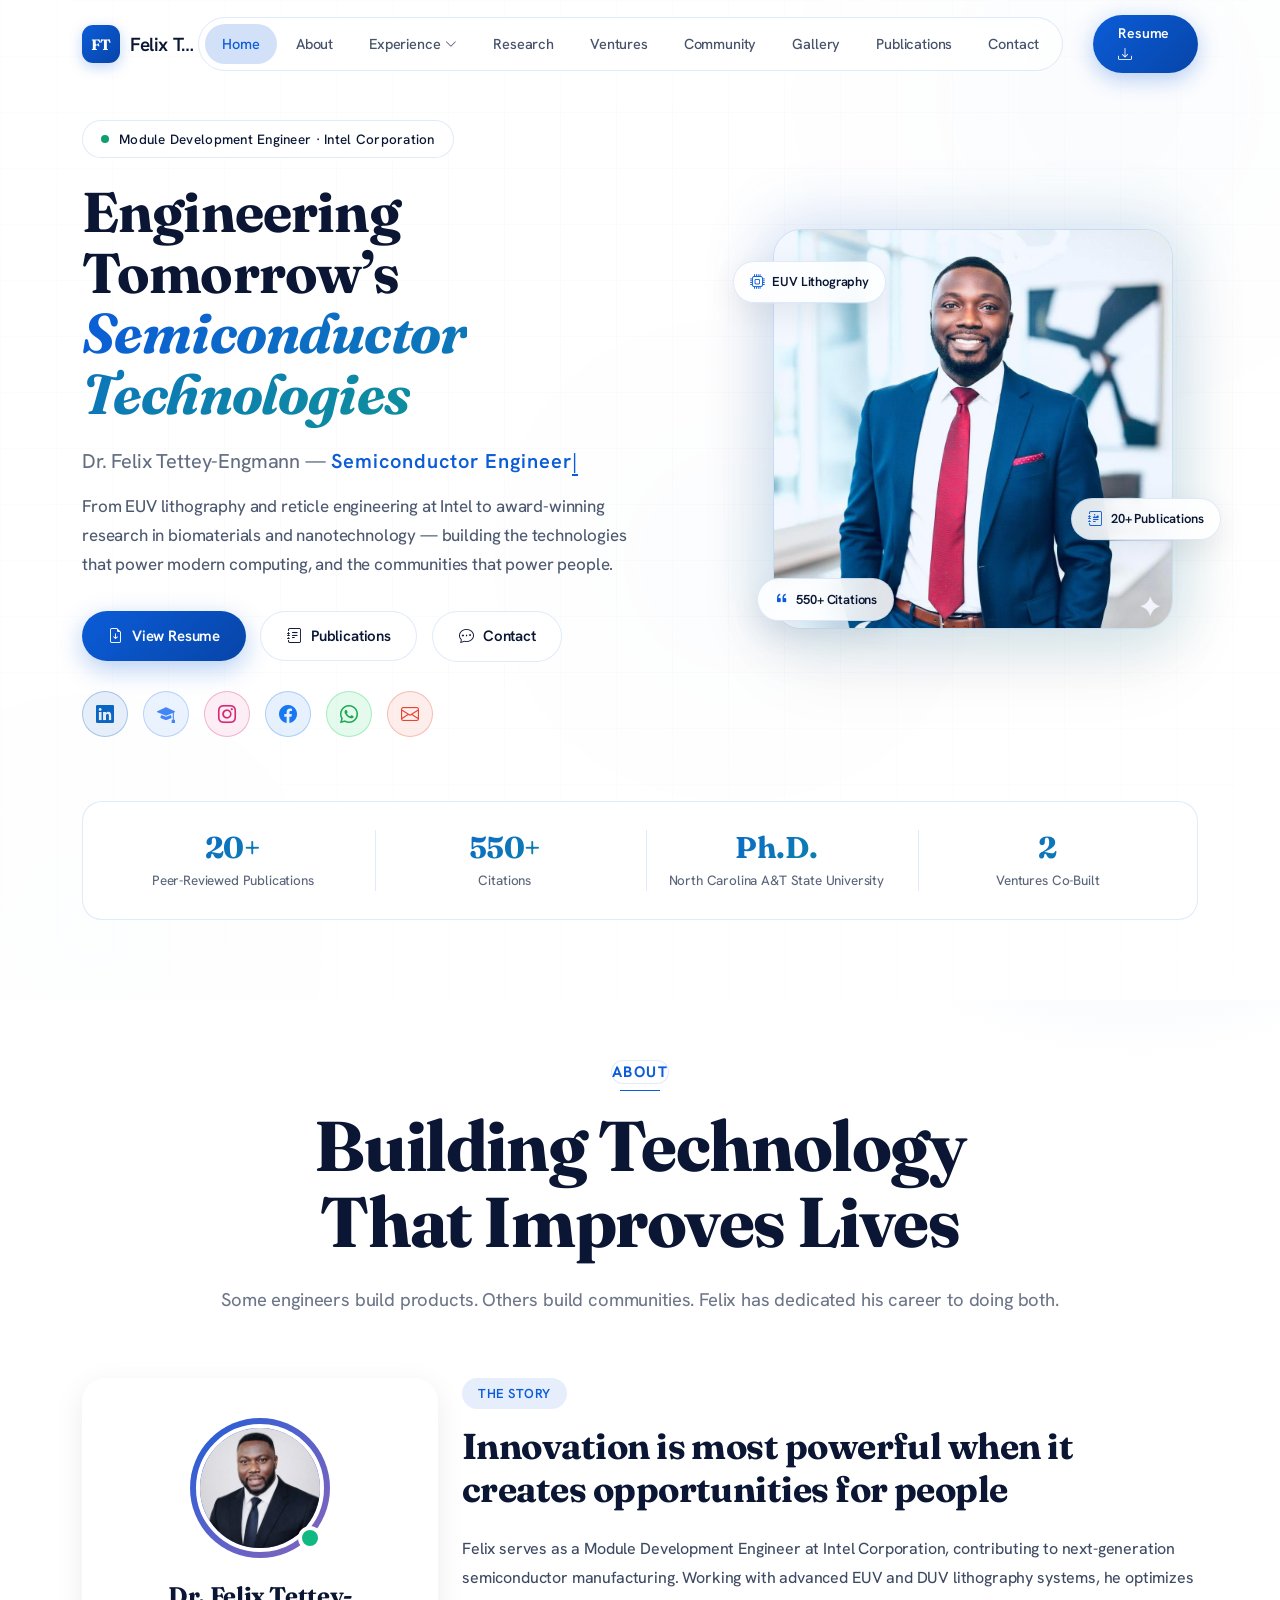
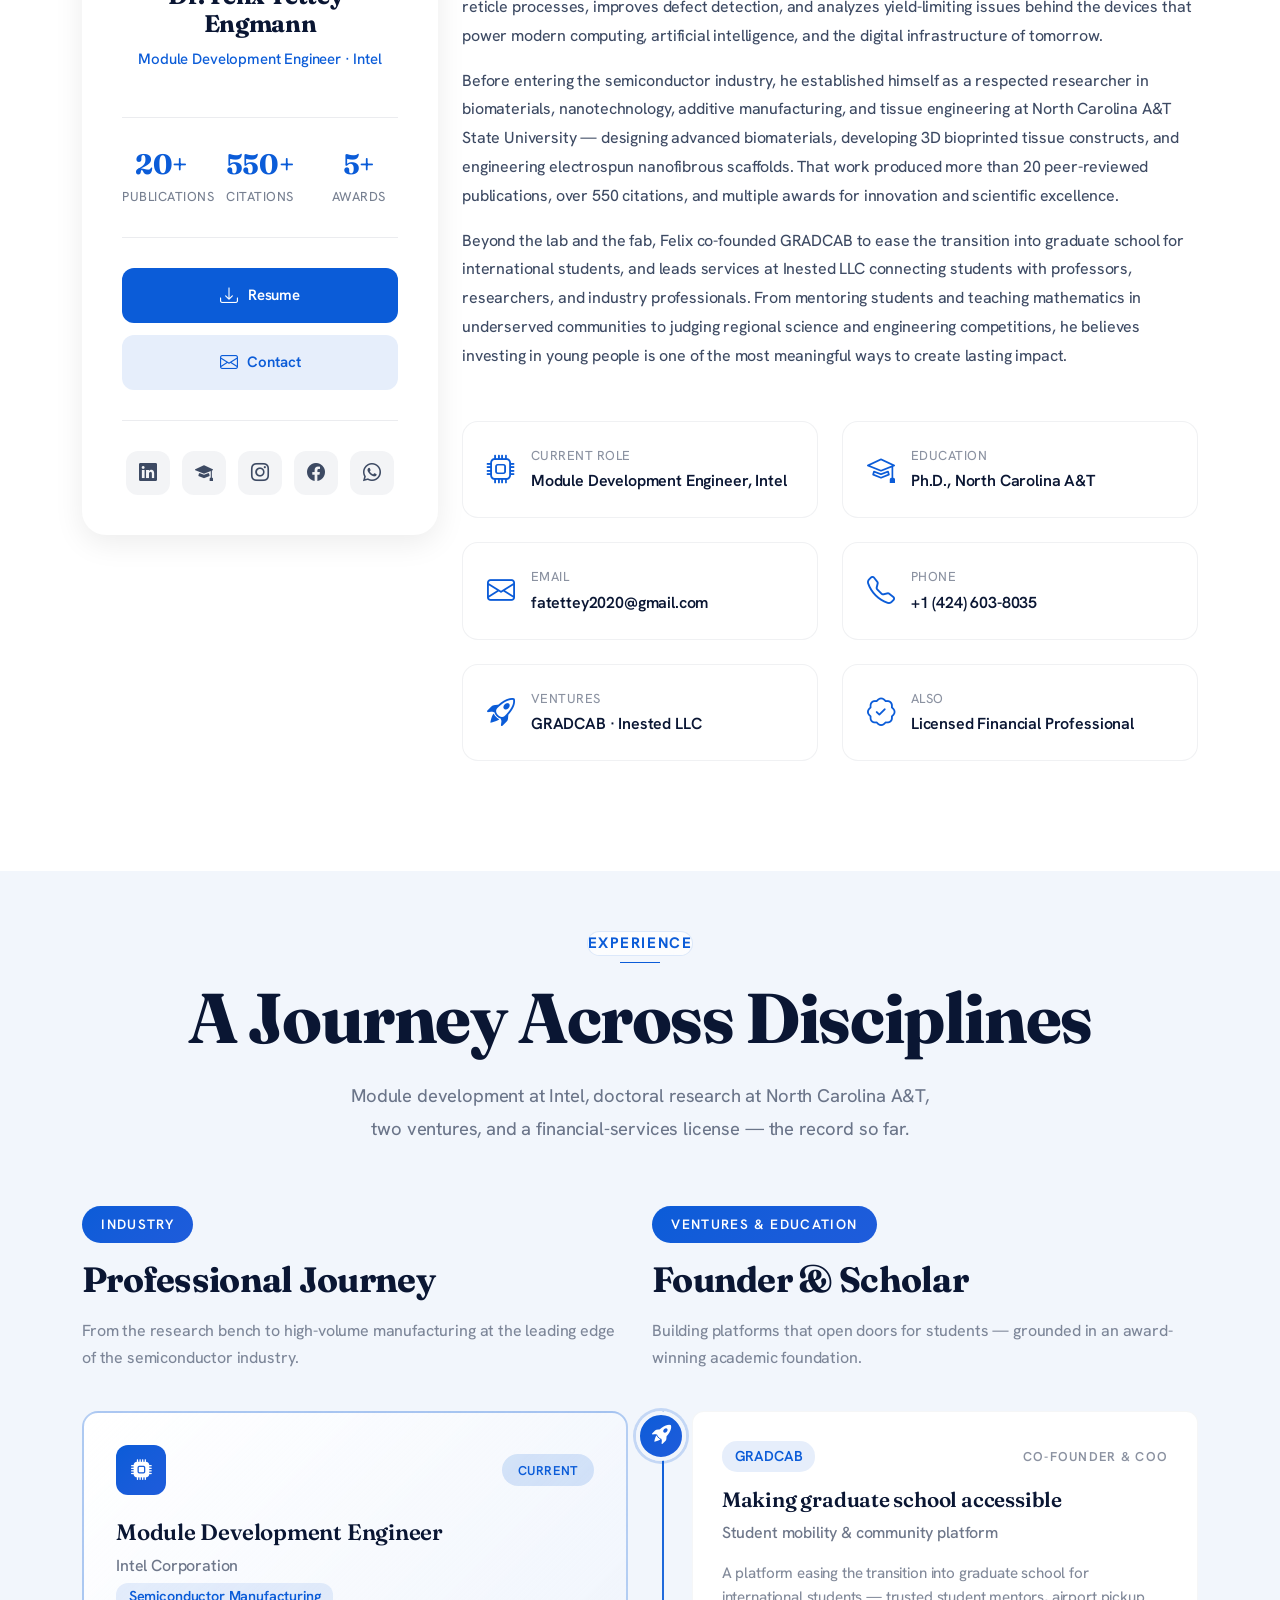
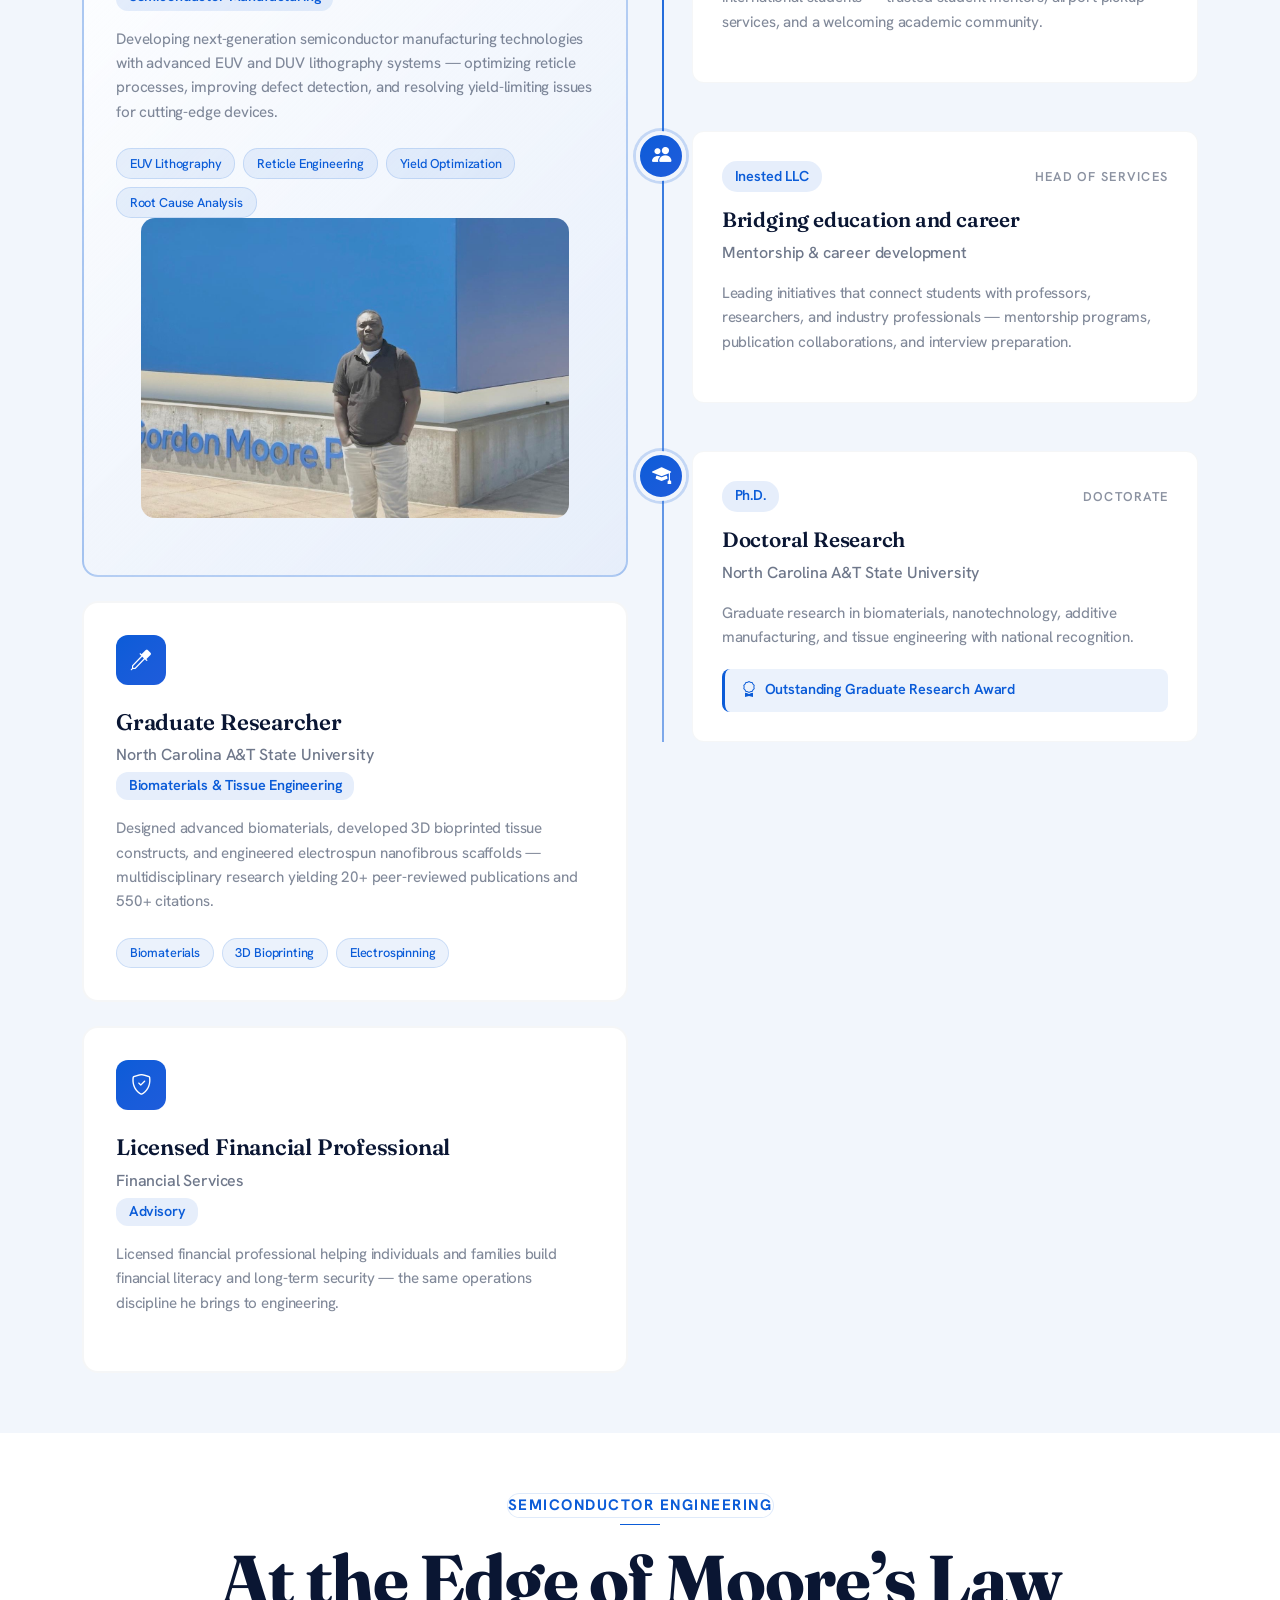
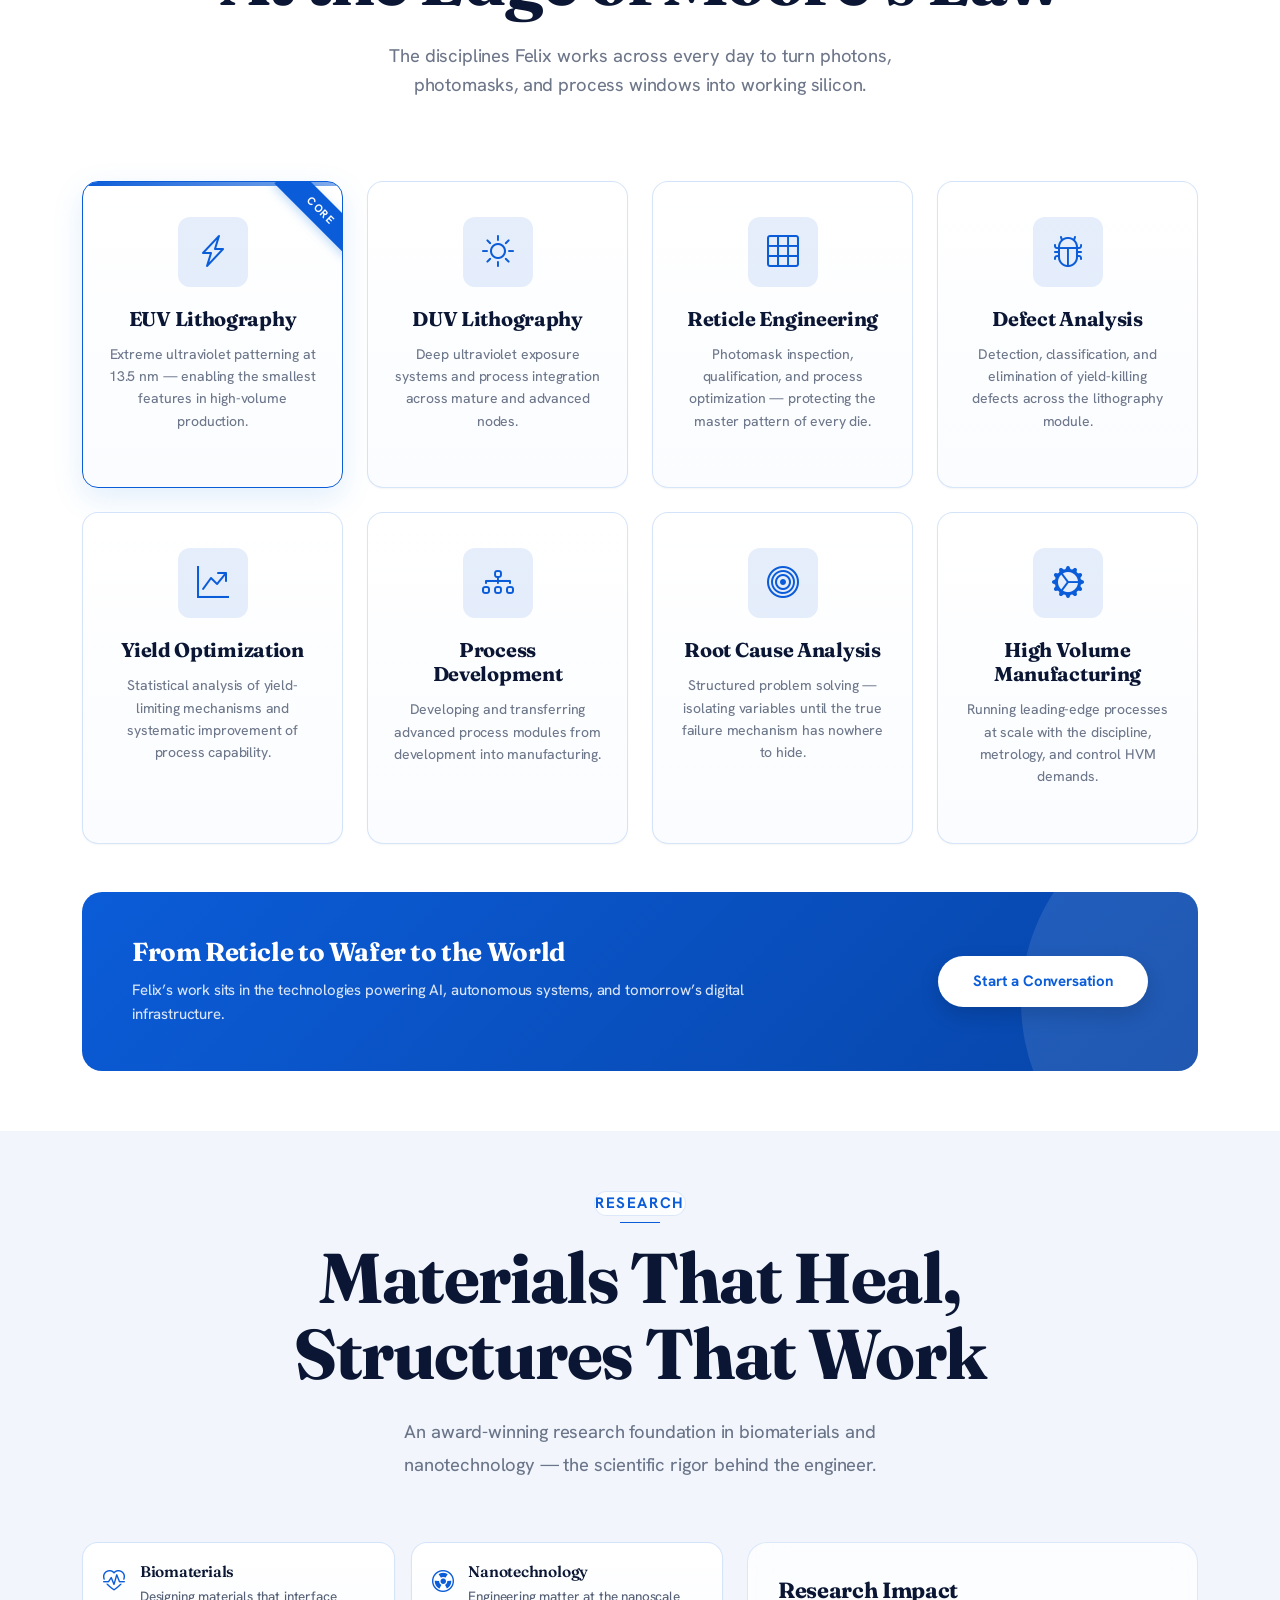
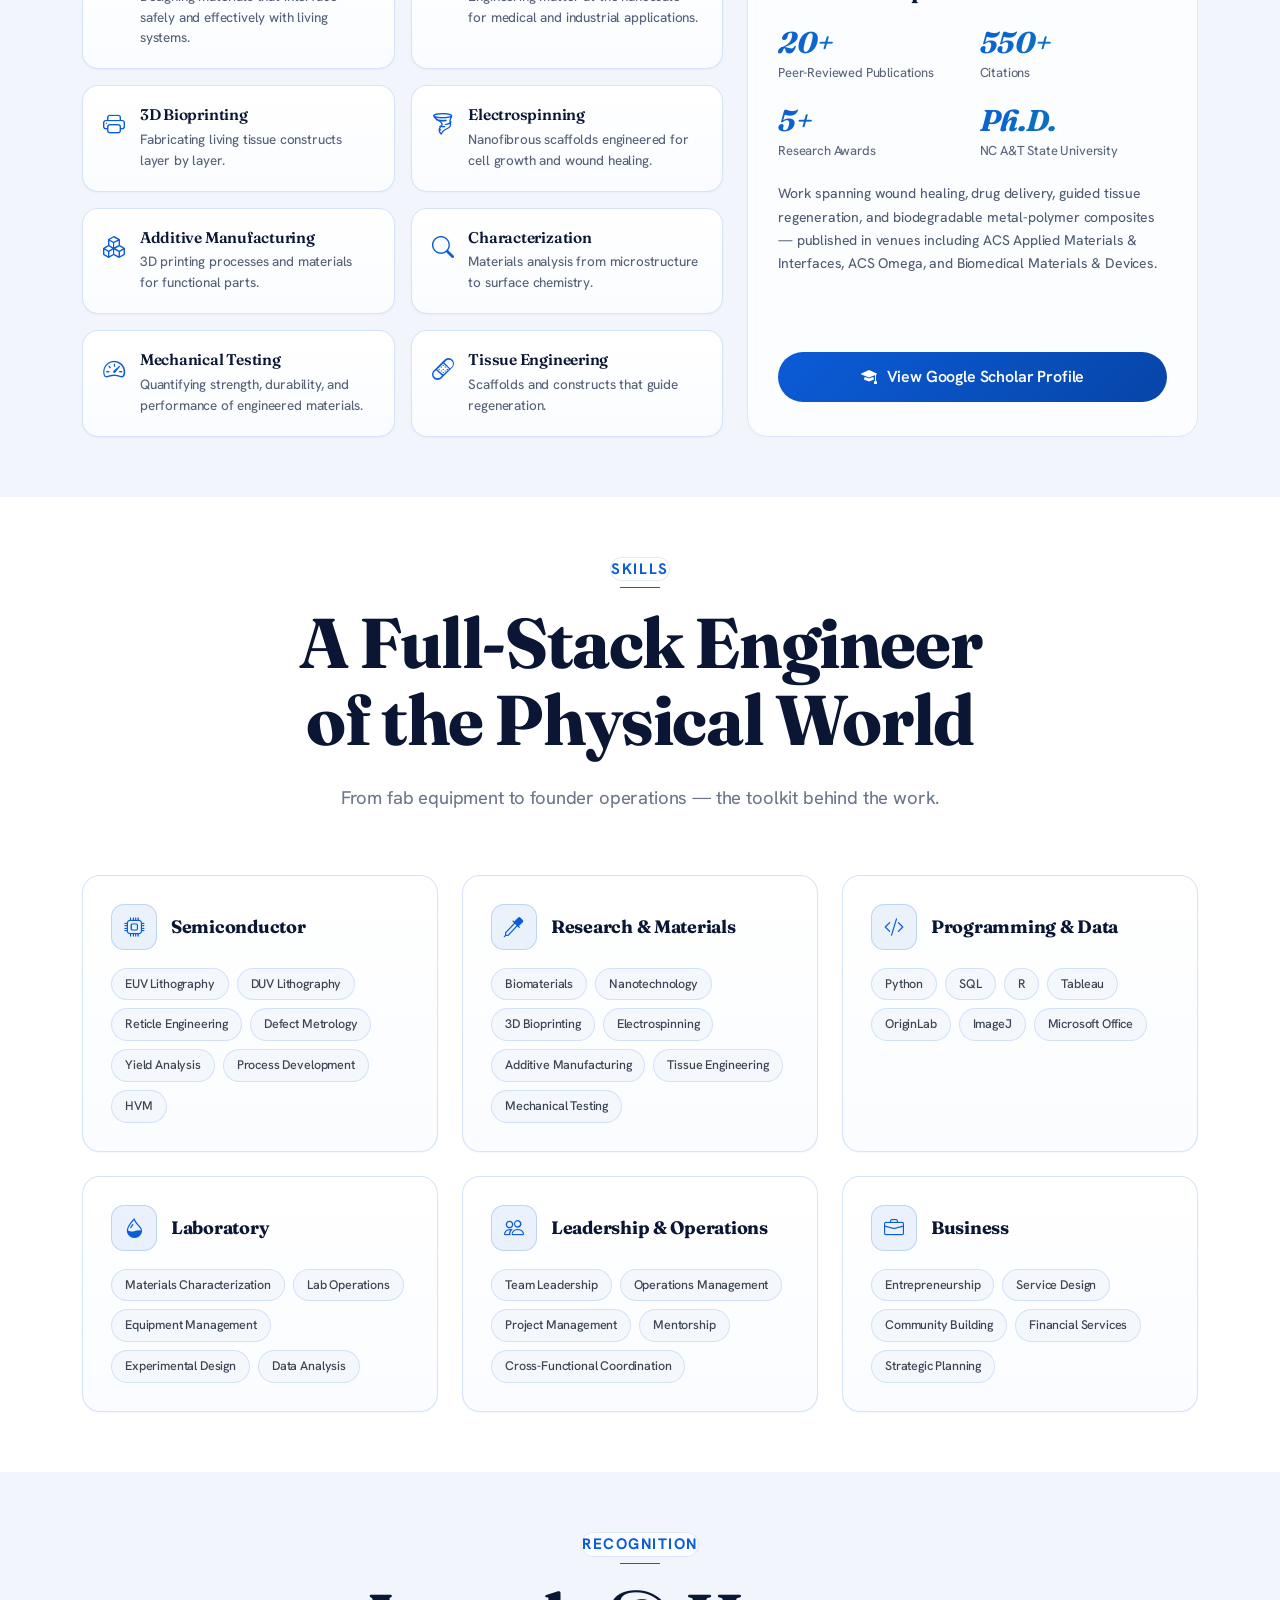
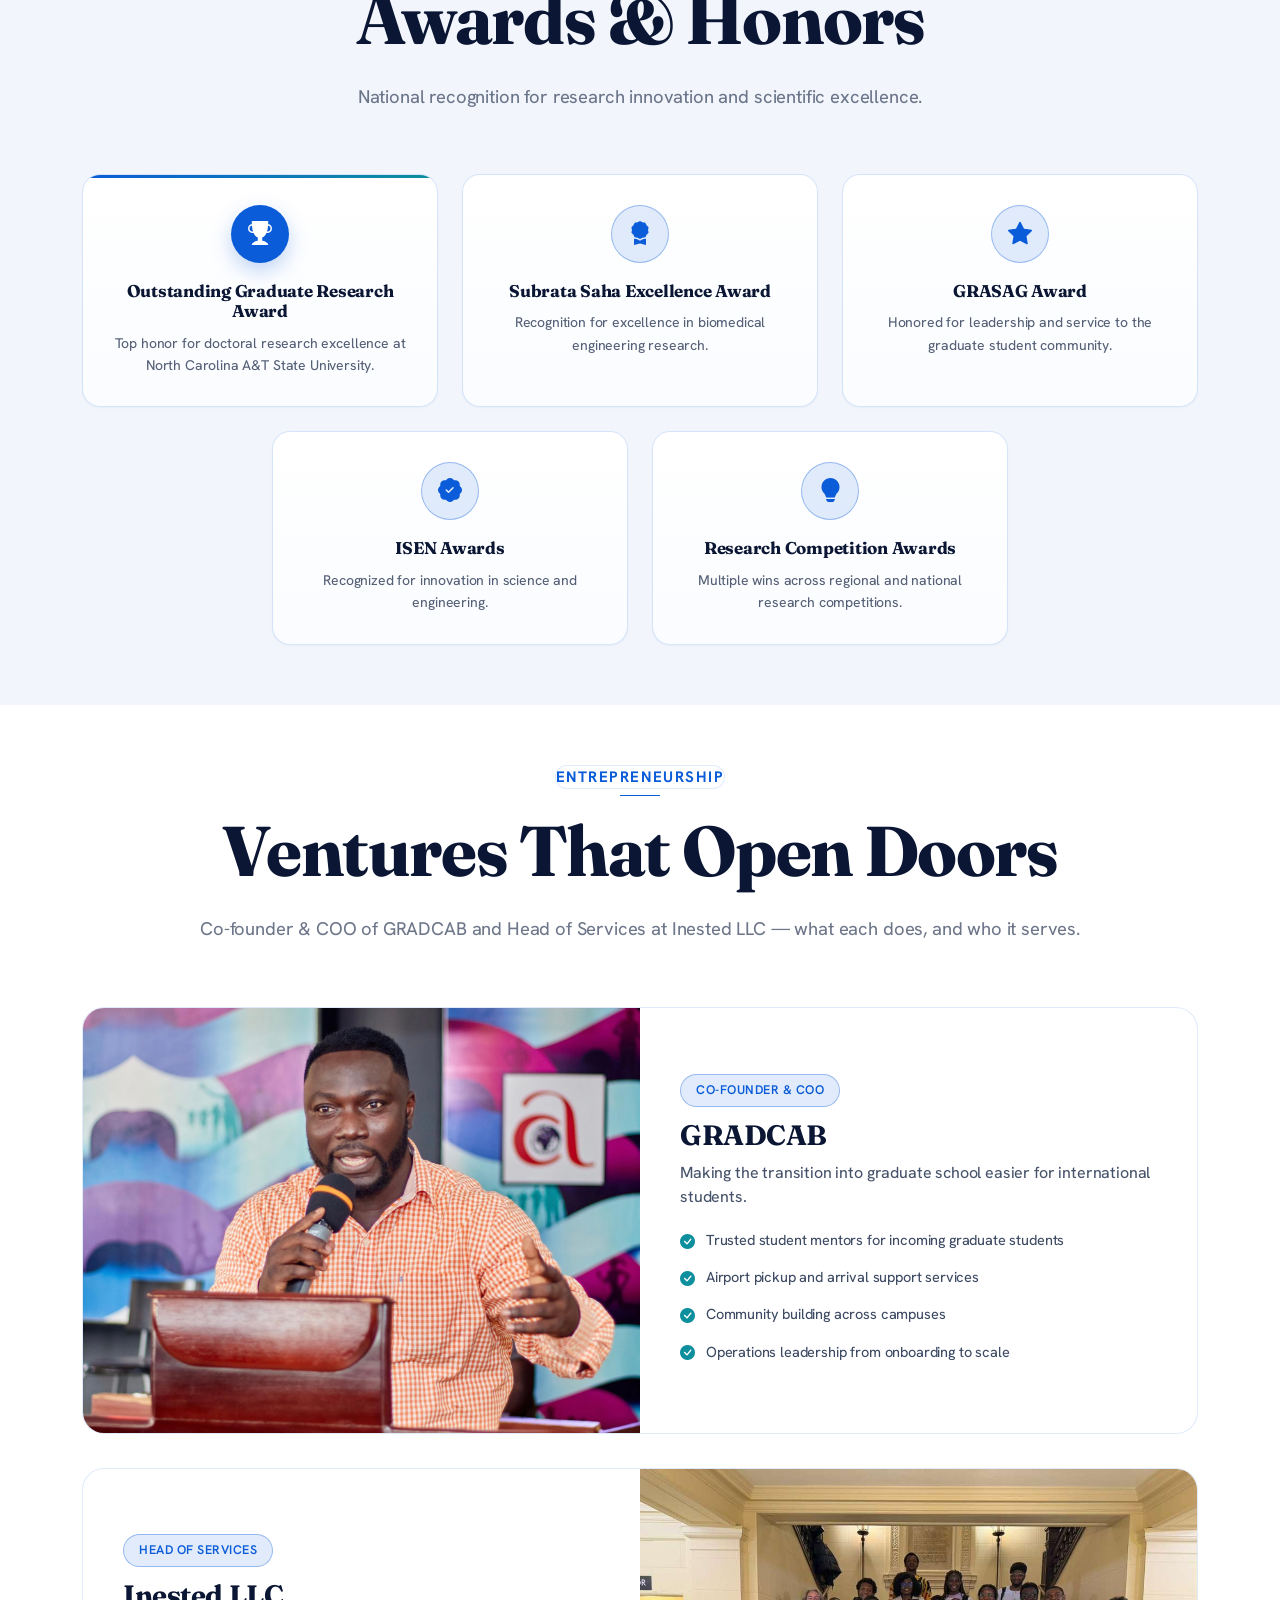
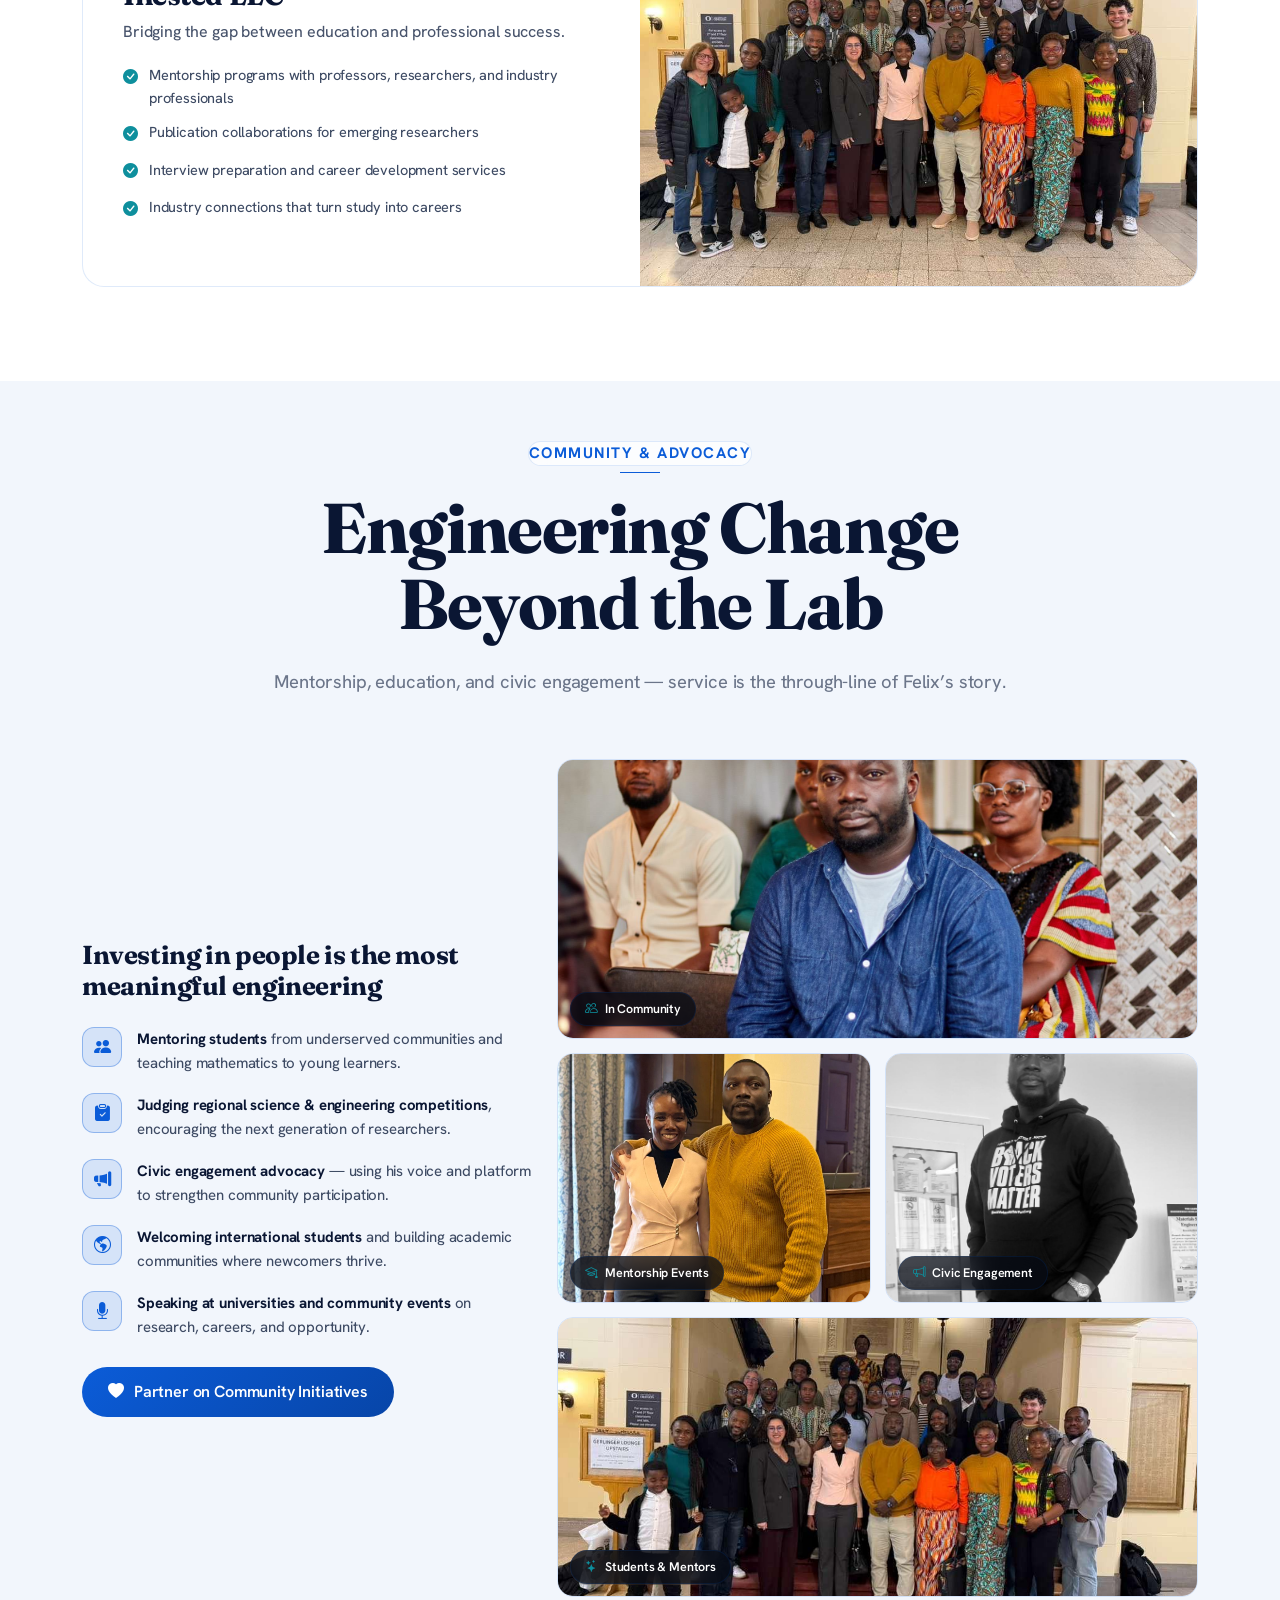
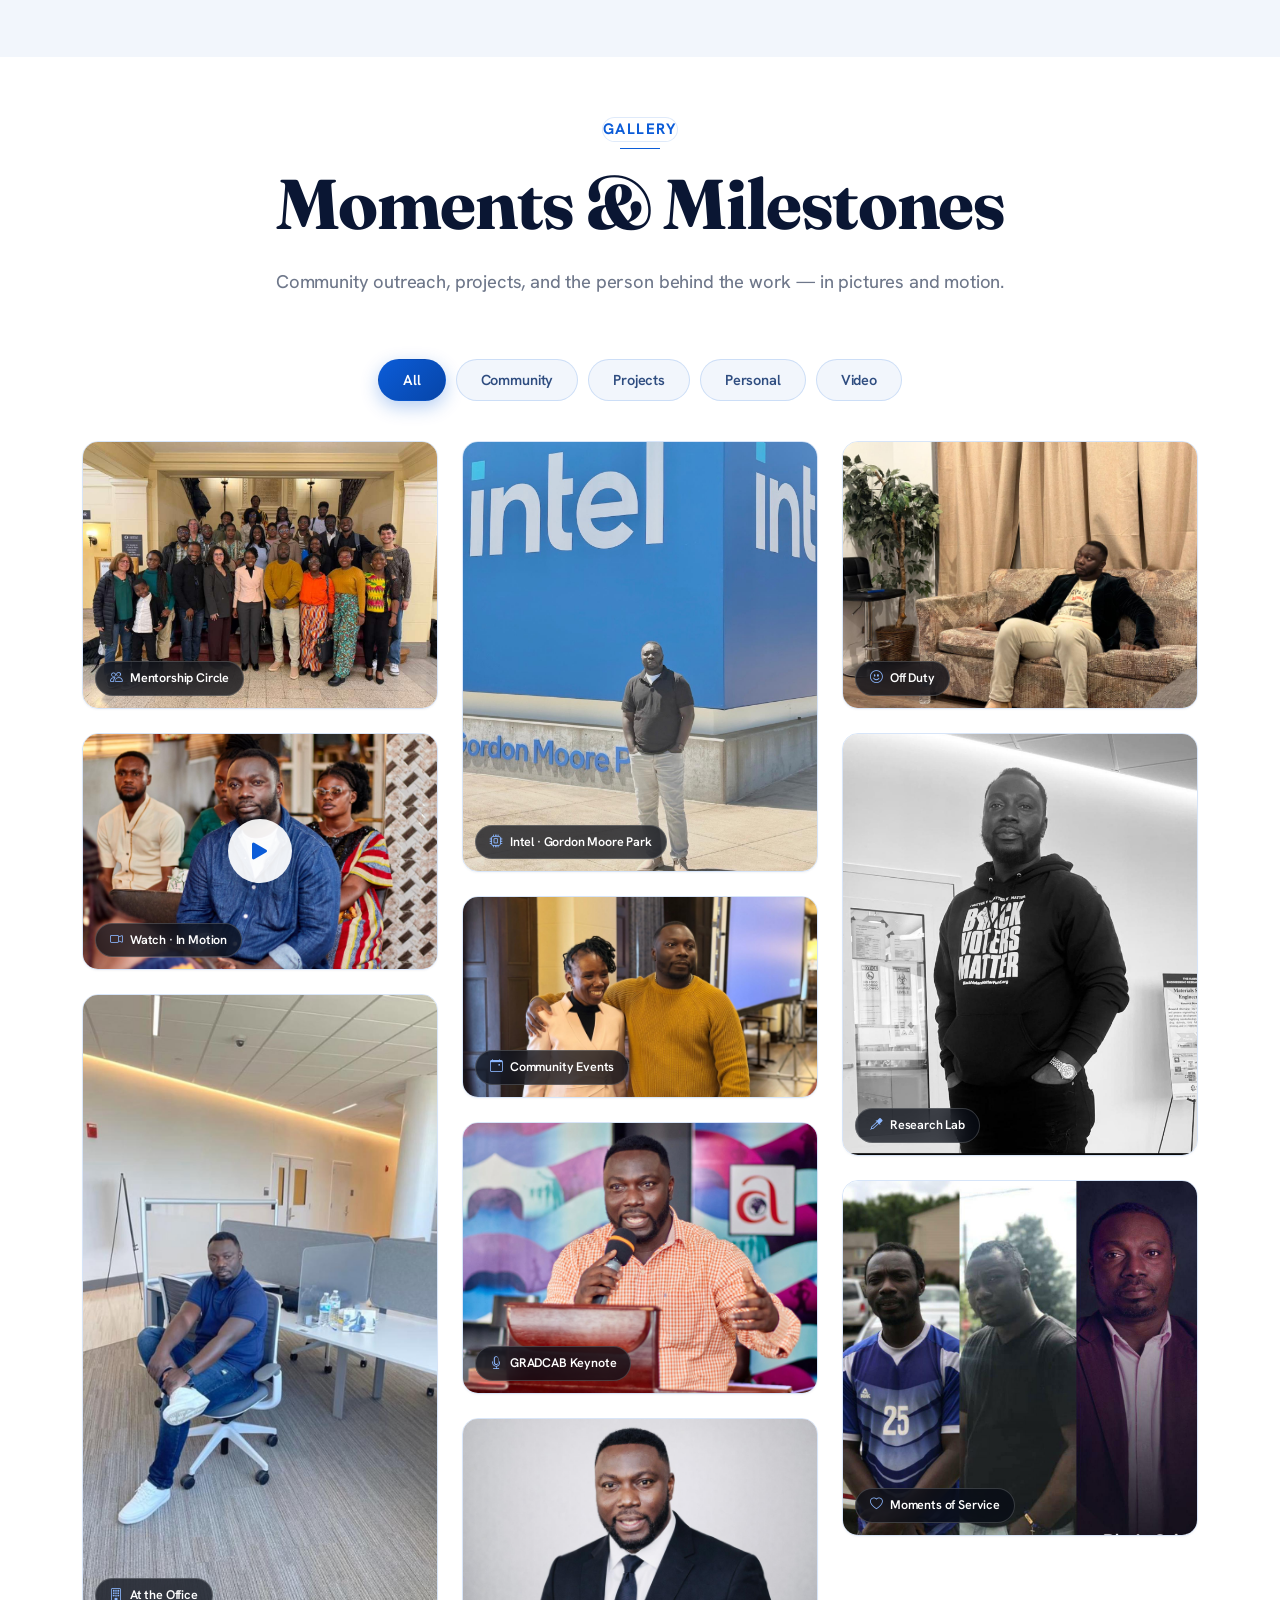
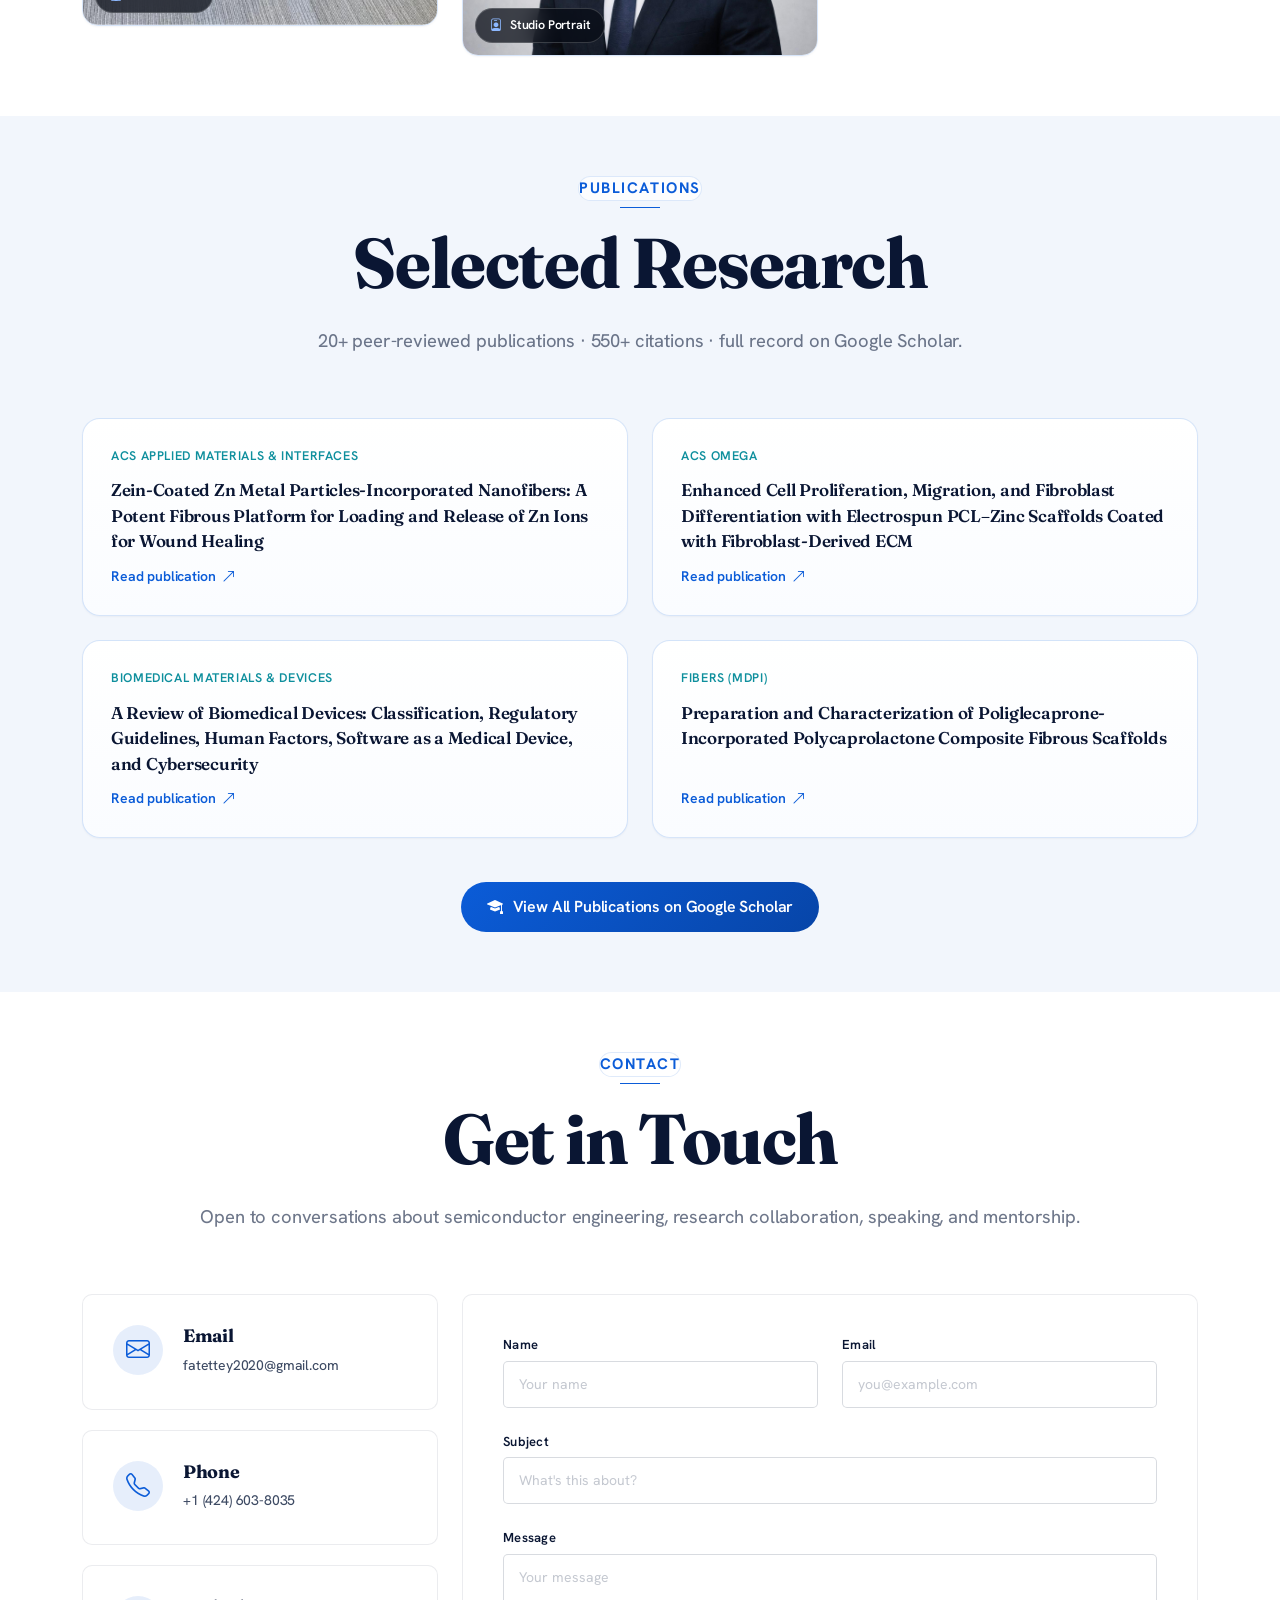
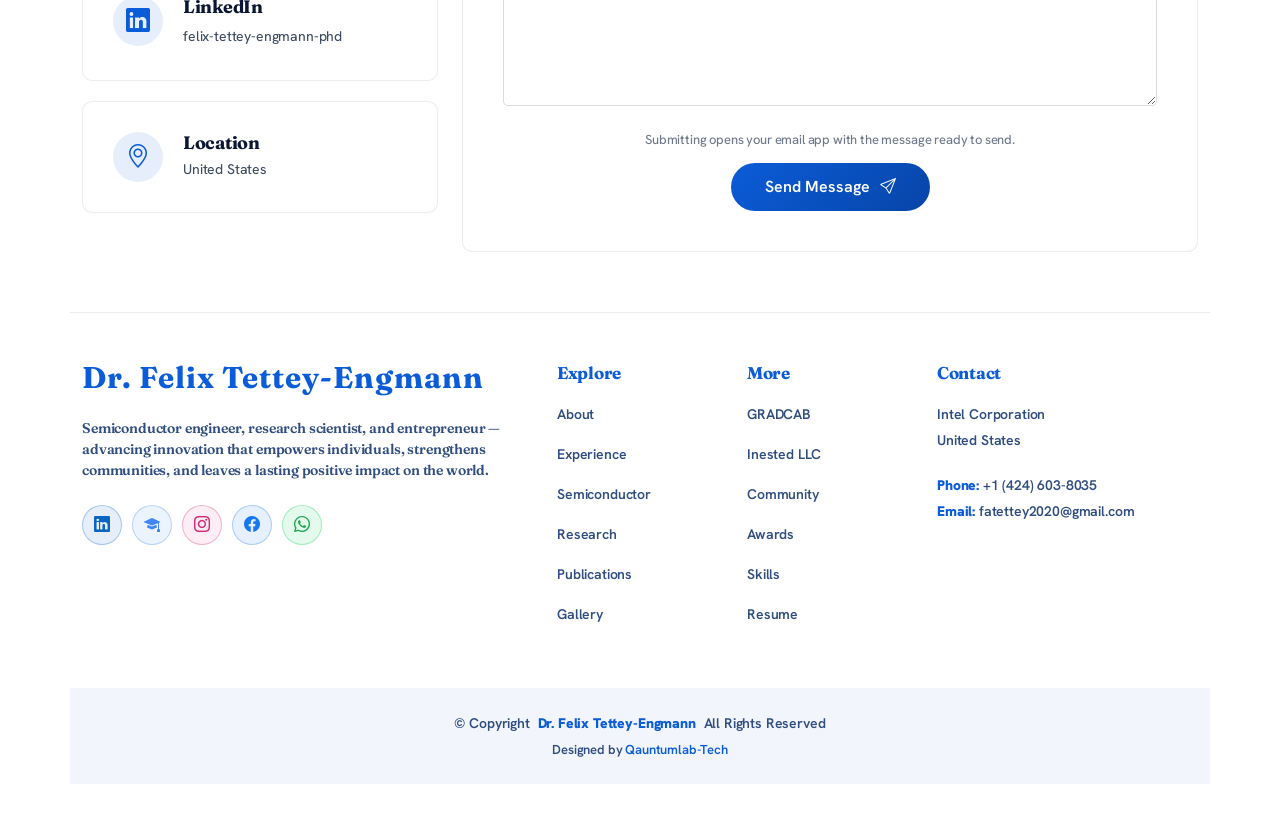
<file: index.html>
<!DOCTYPE html>
<html lang="en">

<head>
  <meta charset="utf-8">
  <meta content="width=device-width, initial-scale=1.0" name="viewport">
  <meta name="theme-color" content="#ffffff">
  <title>Dr. Felix Tettey-Engmann — Semiconductor Engineer · Research Scientist · Entrepreneur</title>
  <meta name="description" content="Dr. Felix Tettey-Engmann is a Module Development Engineer at Intel Corporation working on EUV and DUV lithography, reticle engineering, and yield optimization. Researcher in biomaterials and nanotechnology with 20+ publications and 550+ citations. Co-founder & COO of GRADCAB.">
  <meta name="keywords" content="Felix Tettey-Engmann, semiconductor engineer, EUV lithography, DUV lithography, reticle engineering, yield optimization, Intel, biomaterials, nanotechnology, tissue engineering, GRADCAB, Inested">
  <meta name="author" content="Dr. Felix Tettey-Engmann">
  <link rel="canonical" href="https://dboamah500.github.io/Felixfolio/">

  <!-- Open Graph -->
  <meta property="og:type" content="profile">
  <meta property="og:title" content="Dr. Felix Tettey-Engmann — Semiconductor Engineer · Research Scientist · Entrepreneur">
  <meta property="og:description" content="Module Development Engineer at Intel Corporation. EUV/DUV lithography, reticle engineering, yield optimization. 20+ publications, 550+ citations. Co-founder & COO, GRADCAB.">
  <meta property="og:image" content="https://dboamah500.github.io/Felixfolio/img/social.jpeg">
  <meta property="og:url" content="https://dboamah500.github.io/Felixfolio/">
  <meta property="og:site_name" content="Dr. Felix Tettey-Engmann">

  <!-- Twitter Card -->
  <meta name="twitter:card" content="summary_large_image">
  <meta name="twitter:title" content="Dr. Felix Tettey-Engmann — Semiconductor Engineer · Research Scientist · Entrepreneur">
  <meta name="twitter:description" content="Module Development Engineer at Intel Corporation. EUV/DUV lithography, reticle engineering, yield optimization. 20+ publications, 550+ citations.">
  <meta name="twitter:image" content="https://dboamah500.github.io/Felixfolio/img/social.jpeg">

  <!-- Structured Data -->
  <script type="application/ld+json">
  {
    "@context": "https://schema.org",
    "@type": "Person",
    "name": "Felix Tettey-Engmann",
    "honorificPrefix": "Dr.",
    "honorificSuffix": "Ph.D.",
    "jobTitle": "Module Development Engineer",
    "worksFor": { "@type": "Organization", "name": "Intel Corporation" },
    "alumniOf": { "@type": "CollegeOrUniversity", "name": "North Carolina Agricultural and Technical State University" },
    "description": "Semiconductor engineer, research scientist, and entrepreneur specializing in EUV/DUV lithography, reticle engineering, yield optimization, biomaterials, and nanotechnology.",
    "image": "https://dboamah500.github.io/Felixfolio/img/social.jpeg",
    "url": "https://dboamah500.github.io/Felixfolio/",
    "email": "mailto:fatettey2020@gmail.com",
    "telephone": "+1-424-603-8035",
    "knowsAbout": ["Semiconductor Manufacturing", "EUV Lithography", "DUV Lithography", "Reticle Engineering", "Yield Optimization", "Biomaterials", "Nanotechnology", "Tissue Engineering", "Additive Manufacturing"],
    "sameAs": [
      "https://www.linkedin.com/in/felix-tettey-engmann-phd-b45284138",
      "https://scholar.google.com/citations?user=eHQKo_YAAAAJ",
      "https://www.instagram.com/scolosis",
      "https://www.facebook.com/share/18kGKBhmcc/"
    ]
  }
  </script>

  <!-- Favicons -->
  <link href="assets/img/favicon.svg" rel="icon" type="image/svg+xml">
  <link href="assets/img/favicon.png" rel="alternate icon">
  <link href="assets/img/apple-touch-icon.png" rel="apple-touch-icon">

  <!-- Fonts -->
  <link href="https://fonts.googleapis.com" rel="preconnect">
  <link href="https://fonts.gstatic.com" rel="preconnect" crossorigin>
  <link href="https://fonts.googleapis.com/css2?family=Hanken+Grotesk:ital,wght@0,100..900;1,100..900&family=Fraunces:ital,opsz,wght@0,9..144,300..900;1,9..144,300..900&display=swap" rel="stylesheet">

  <!-- Vendor CSS Files -->
  <link href="assets/vendor/bootstrap/css/bootstrap.min.css" rel="stylesheet">
  <link href="assets/vendor/bootstrap-icons/bootstrap-icons.css" rel="stylesheet">
  <link href="assets/vendor/aos/aos.css" rel="stylesheet">
  <link href="assets/vendor/glightbox/css/glightbox.min.css" rel="stylesheet">

  <!-- Main CSS File -->
  <link href="assets/css/main.css" rel="stylesheet">

  <!-- Without JS, AOS never reveals scroll-animated content — show everything -->
  <noscript>
    <style>
      [data-aos] { opacity: 1 !important; transform: none !important; }
      #preloader { display: none !important; }
    </style>
  </noscript>
</head>

<body class="index-page">

  <header id="header" class="header d-flex align-items-center fixed-top">
    <div class="container-fluid container-xl position-relative d-flex align-items-center">

      <a href="#hero" class="logo d-flex align-items-center me-auto">
        <span class="logo-mark" aria-hidden="true">FT</span>
        <p class="sitename">Felix Tettey<span class="logo-dot">.</span></p>
      </a>

      <nav id="navmenu" class="navmenu">
        <ul>
          <li><a href="#hero" class="active">Home</a></li>
          <li><a href="#about">About</a></li>
          <li class="dropdown"><a href="#experience"><span>Experience</span> <i class="bi bi-chevron-down toggle-dropdown"></i></a>
            <ul>
              <li><a href="#experience">Professional Journey</a></li>
              <li><a href="#semiconductor">Semiconductor Engineering</a></li>
              <li><a href="#skills">Skills</a></li>
              <li><a href="#awards">Awards &amp; Honors</a></li>
            </ul>
          </li>
          <li><a href="#research">Research</a></li>
          <li><a href="#ventures">Ventures</a></li>
          <li><a href="#community">Community</a></li>
          <li><a href="#gallery">Gallery</a></li>
          <li><a href="#publications">Publications</a></li>
          <li><a href="#contact">Contact</a></li>
        </ul>
        <button class="mobile-nav-toggle d-xl-none bi bi-list" aria-label="Toggle navigation" aria-expanded="false"></button>
      </nav>

      <a class="btn-getstarted" href="img/Felix-Tettey-Engmann-Resume.docx" download>Resume <i class="bi bi-download"></i></a>

    </div>
  </header>

  <main class="main">

    <!-- Hero Section -->
    <section id="hero" class="hero section">

      <div class="hero-bg" aria-hidden="true">
        <div class="gradient-orb orb-1"></div>
        <div class="gradient-orb orb-2"></div>
        <div class="gradient-orb orb-3"></div>
        <div class="grid-overlay"></div>
      </div>

      <div class="container position-relative">
        <div class="row align-items-center gy-5">

          <div class="col-lg-7" data-aos="fade-up">
            <div class="hero-badge"><span class="pulse-dot" aria-hidden="true"></span> Module Development Engineer · Intel Corporation</div>
            <h1 class="hero-title">Engineering Tomorrow’s<br><span class="gradient-text">Semiconductor Technologies</span></h1>
            <p class="hero-typed">Dr. Felix Tettey-Engmann — <span class="typed" data-typed-items="Semiconductor Engineer, Research Scientist, Innovator, Entrepreneur, Community Advocate, Operations Leader"></span><span class="typed-cursor" aria-hidden="true"></span></p>
            <p class="hero-lede">From EUV lithography and reticle engineering at Intel to award-winning research in biomaterials and nanotechnology — building the technologies that power modern computing, and the communities that power people.</p>

            <div class="hero-cta">
              <a href="img/Felix-Tettey-Engmann-Resume.docx" class="btn-hero primary" download><i class="bi bi-file-earmark-arrow-down"></i> View Resume</a>
              <a href="#publications" class="btn-hero ghost"><i class="bi bi-journal-text"></i> Publications</a>
              <a href="#contact" class="btn-hero ghost"><i class="bi bi-chat-dots"></i> Contact</a>
            </div>

            <div class="social-links">
              <a href="https://www.linkedin.com/in/felix-tettey-engmann-phd-b45284138" target="_blank" rel="noopener" aria-label="LinkedIn"><i class="bi bi-linkedin"></i></a>
              <a href="https://scholar.google.com/citations?user=eHQKo_YAAAAJ" target="_blank" rel="noopener" aria-label="Google Scholar"><i class="bi bi-mortarboard-fill"></i></a>
              <a href="https://www.instagram.com/scolosis" target="_blank" rel="noopener" aria-label="Instagram"><i class="bi bi-instagram"></i></a>
              <a href="https://www.facebook.com/share/18kGKBhmcc/" target="_blank" rel="noopener" aria-label="Facebook"><i class="bi bi-facebook"></i></a>
              <a href="https://wa.me/14246038035" target="_blank" rel="noopener" aria-label="WhatsApp"><i class="bi bi-whatsapp"></i></a>
              <a href="mailto:fatettey2020@gmail.com" aria-label="Email"><i class="bi bi-envelope"></i></a>
            </div>
          </div>

          <div class="col-lg-5" data-aos="zoom-in" data-aos-delay="150">
            <div class="hero-portrait">
              <div class="portrait-ring" aria-hidden="true"></div>
              <img src="img/Hero.jpeg" alt="Portrait of Dr. Felix Tettey-Engmann" width="1024" height="1024" fetchpriority="high">
              <div class="float-chip chip-1" aria-hidden="true"><i class="bi bi-cpu"></i> EUV Lithography</div>
              <div class="float-chip chip-2" aria-hidden="true"><i class="bi bi-journal-richtext"></i> 20+ Publications</div>
              <div class="float-chip chip-3" aria-hidden="true"><i class="bi bi-quote"></i> 550+ Citations</div>
            </div>
          </div>

        </div>

        <div class="hero-stats glass" data-aos="fade-up" data-aos-delay="300">
          <div class="stat">
            <h3>20+</h3>
            <p>Peer-Reviewed Publications</p>
          </div>
          <div class="stat">
            <h3>550+</h3>
            <p>Citations</p>
          </div>
          <div class="stat">
            <h3>Ph.D.</h3>
            <p>North Carolina A&amp;T State University</p>
          </div>
          <div class="stat">
            <h3>2</h3>
            <p>Ventures Co-Built</p>
          </div>
        </div>
      </div>

    </section><!-- /Hero Section -->

    <!-- About Section -->
    <section id="about" class="about section">

      <div class="container section-title" data-aos="fade-up">
        <span class="subtitle">About</span>
        <h2>Building Technology That Improves Lives</h2>
        <p>Some engineers build products. Others build communities. Felix has dedicated his career to doing both.</p>
      </div>

      <div class="container" data-aos="fade-up" data-aos-delay="100">

        <div class="row gy-5">
          <div class="col-lg-4" data-aos="zoom-in" data-aos-delay="150">
            <div class="profile-card">
              <div class="profile-header">
                <div class="profile-avatar">
                  <img src="img/social.jpeg" class="img-fluid" alt="Dr. Felix Tettey-Engmann" loading="lazy" width="1536" height="1024">
                  <div class="status-indicator" title="Active"></div>
                </div>
                <h3>Dr. Felix Tettey-Engmann</h3>
                <span class="role">Module Development Engineer · Intel</span>
              </div>

              <div class="profile-stats">
                <div class="stat-item">
                  <h4>20+</h4>
                  <p>Publications</p>
                </div>
                <div class="stat-item">
                  <h4>550+</h4>
                  <p>Citations</p>
                </div>
                <div class="stat-item">
                  <h4>5+</h4>
                  <p>Awards</p>
                </div>
              </div>

              <div class="profile-actions">
                <a href="img/Felix-Tettey-Engmann-Resume.docx" class="btn-primary" download><i class="bi bi-download"></i> Resume</a>
                <a href="#contact" class="btn-secondary"><i class="bi bi-envelope"></i> Contact</a>
              </div>

              <div class="social-connect">
                <a href="https://www.linkedin.com/in/felix-tettey-engmann-phd-b45284138" target="_blank" rel="noopener" aria-label="LinkedIn"><i class="bi bi-linkedin"></i></a>
                <a href="https://scholar.google.com/citations?user=eHQKo_YAAAAJ" target="_blank" rel="noopener" aria-label="Google Scholar"><i class="bi bi-mortarboard-fill"></i></a>
                <a href="https://www.instagram.com/scolosis" target="_blank" rel="noopener" aria-label="Instagram"><i class="bi bi-instagram"></i></a>
                <a href="https://www.facebook.com/share/18kGKBhmcc/" target="_blank" rel="noopener" aria-label="Facebook"><i class="bi bi-facebook"></i></a>
                <a href="https://wa.me/14246038035" target="_blank" rel="noopener" aria-label="WhatsApp"><i class="bi bi-whatsapp"></i></a>
              </div>
            </div>
          </div>

          <div class="col-lg-8" data-aos="fade-left" data-aos-delay="200">
            <div class="content-wrapper">
              <div class="bio-section">
                <div class="section-tag">The Story</div>
                <h2>Innovation is most powerful when it creates opportunities for people</h2>
                <p>Felix serves as a Module Development Engineer at Intel Corporation, contributing to next-generation semiconductor manufacturing. Working with advanced EUV and DUV lithography systems, he optimizes reticle processes, improves defect detection, and analyzes yield-limiting issues behind the devices that power modern computing, artificial intelligence, and the digital infrastructure of tomorrow.</p>
                <p>Before entering the semiconductor industry, he established himself as a respected researcher in biomaterials, nanotechnology, additive manufacturing, and tissue engineering at North Carolina A&amp;T State University — designing advanced biomaterials, developing 3D bioprinted tissue constructs, and engineering electrospun nanofibrous scaffolds. That work produced more than 20 peer-reviewed publications, over 550 citations, and multiple awards for innovation and scientific excellence.</p>
                <p>Beyond the lab and the fab, Felix co-founded GRADCAB to ease the transition into graduate school for international students, and leads services at Inested LLC connecting students with professors, researchers, and industry professionals. From mentoring students and teaching mathematics in underserved communities to judging regional science and engineering competitions, he believes investing in young people is one of the most meaningful ways to create lasting impact.</p>
              </div>

              <div class="details-grid">
                <div class="detail-item" data-aos="fade-up" data-aos-delay="250">
                  <i class="bi bi-cpu"></i>
                  <div class="detail-content">
                    <span>Current Role</span>
                    <strong>Module Development Engineer, Intel</strong>
                  </div>
                </div>

                <div class="detail-item" data-aos="fade-up" data-aos-delay="300">
                  <i class="bi bi-mortarboard"></i>
                  <div class="detail-content">
                    <span>Education</span>
                    <strong>Ph.D., North Carolina A&amp;T</strong>
                  </div>
                </div>

                <div class="detail-item" data-aos="fade-up" data-aos-delay="350">
                  <i class="bi bi-envelope"></i>
                  <div class="detail-content">
                    <span>Email</span>
                    <strong>fatettey2020@gmail.com</strong>
                  </div>
                </div>

                <div class="detail-item" data-aos="fade-up" data-aos-delay="400">
                  <i class="bi bi-telephone"></i>
                  <div class="detail-content">
                    <span>Phone</span>
                    <strong>+1 (424) 603-8035</strong>
                  </div>
                </div>

                <div class="detail-item" data-aos="fade-up" data-aos-delay="450">
                  <i class="bi bi-rocket-takeoff"></i>
                  <div class="detail-content">
                    <span>Ventures</span>
                    <strong>GRADCAB · Inested LLC</strong>
                  </div>
                </div>

                <div class="detail-item" data-aos="fade-up" data-aos-delay="500">
                  <i class="bi bi-patch-check"></i>
                  <div class="detail-content">
                    <span>Also</span>
                    <strong>Licensed Financial Professional</strong>
                  </div>
                </div>
              </div>
            </div>
          </div>
        </div>

      </div>

    </section><!-- /About Section -->

    <!-- Experience Section -->
    <section id="experience" class="resume section light-background">

      <div class="container section-title" data-aos="fade-up">
        <span class="subtitle">Experience</span>
        <h2>A Journey Across Disciplines</h2>
        <p>Module development at Intel, doctoral research at North Carolina A&amp;T, two ventures, and a financial-services license — the record so far.</p>
      </div>

      <div class="container" data-aos="fade-up" data-aos-delay="100">

        <div class="row gy-5">
          <div class="col-lg-6">
            <div class="experience-section">
              <div class="section-header" data-aos="fade-right" data-aos-delay="200">
                <div class="header-content">
                  <span class="section-badge">Industry</span>
                  <h2>Professional Journey</h2>
                  <p>From the research bench to high-volume manufacturing at the leading edge of the semiconductor industry.</p>
                </div>
              </div>

              <div class="experience-cards">
                <div class="exp-card featured" data-aos="zoom-in" data-aos-delay="300">
                  <div class="card-header">
                    <div class="company-logo">
                      <i class="bi bi-cpu-fill"></i>
                    </div>
                    <div class="period-badge">Current</div>
                  </div>
                  <div class="card-body">
                    <h3>Module Development Engineer</h3>
                    <p class="company-name">Intel Corporation</p>
                    <span class="duration">Semiconductor Manufacturing</span>
                    <p class="description">Developing next-generation semiconductor manufacturing technologies with advanced EUV and DUV lithography systems — optimizing reticle processes, improving defect detection, and resolving yield-limiting issues for cutting-edge devices.</p>
                    <div class="skills-tags">
                      <span class="skill-tag">EUV Lithography</span>
                      <span class="skill-tag">Reticle Engineering</span>
                      <span class="skill-tag">Yield Optimization</span>
                      <span class="skill-tag">Root Cause Analysis</span>
                    </div>
                  </div>
                  <div class="exp-photo">
                    <img src="img/work.jpeg" alt="Felix at Intel's Gordon Moore Park campus" loading="lazy" width="1220" height="1480">
                  </div>
                </div>

                <div class="exp-card" data-aos="zoom-in" data-aos-delay="350">
                  <div class="card-header">
                    <div class="company-logo">
                      <i class="bi bi-eyedropper"></i>
                    </div>
                  </div>
                  <div class="card-body">
                    <h3>Graduate Researcher</h3>
                    <p class="company-name">North Carolina A&amp;T State University</p>
                    <span class="duration">Biomaterials &amp; Tissue Engineering</span>
                    <p class="description">Designed advanced biomaterials, developed 3D bioprinted tissue constructs, and engineered electrospun nanofibrous scaffolds — multidisciplinary research yielding 20+ peer-reviewed publications and 550+ citations.</p>
                    <div class="skills-tags">
                      <span class="skill-tag">Biomaterials</span>
                      <span class="skill-tag">3D Bioprinting</span>
                      <span class="skill-tag">Electrospinning</span>
                    </div>
                  </div>
                </div>

                <div class="exp-card" data-aos="zoom-in" data-aos-delay="400">
                  <div class="card-header">
                    <div class="company-logo">
                      <i class="bi bi-shield-check"></i>
                    </div>
                  </div>
                  <div class="card-body">
                    <h3>Licensed Financial Professional</h3>
                    <p class="company-name">Financial Services</p>
                    <span class="duration">Advisory</span>
                    <p class="description">Licensed financial professional helping individuals and families build financial literacy and long-term security — the same operations discipline he brings to engineering.</p>
                  </div>
                </div>
              </div>
            </div>
          </div>

          <div class="col-lg-6">
            <div class="education-section">
              <div class="section-header" data-aos="fade-left" data-aos-delay="200">
                <div class="header-content">
                  <span class="section-badge">Ventures &amp; Education</span>
                  <h2>Founder &amp; Scholar</h2>
                  <p>Building platforms that open doors for students — grounded in an award-winning academic foundation.</p>
                </div>
              </div>

              <div class="education-timeline" data-aos="fade-left" data-aos-delay="300">
                <div class="timeline-track">
                  <div class="timeline-item">
                    <div class="timeline-marker">
                      <i class="bi bi-rocket-takeoff-fill"></i>
                    </div>
                    <div class="timeline-content">
                      <div class="education-meta">
                        <span class="year-range">GRADCAB</span>
                        <span class="degree-level">Co-Founder &amp; COO</span>
                      </div>
                      <h4>Making graduate school accessible</h4>
                      <p class="institution">Student mobility &amp; community platform</p>
                      <p class="description">A platform easing the transition into graduate school for international students — trusted student mentors, airport pickup services, and a welcoming academic community.</p>
                    </div>
                  </div>

                  <div class="timeline-item">
                    <div class="timeline-marker">
                      <i class="bi bi-people-fill"></i>
                    </div>
                    <div class="timeline-content">
                      <div class="education-meta">
                        <span class="year-range">Inested LLC</span>
                        <span class="degree-level">Head of Services</span>
                      </div>
                      <h4>Bridging education and career</h4>
                      <p class="institution">Mentorship &amp; career development</p>
                      <p class="description">Leading initiatives that connect students with professors, researchers, and industry professionals — mentorship programs, publication collaborations, and interview preparation.</p>
                    </div>
                  </div>

                  <div class="timeline-item">
                    <div class="timeline-marker">
                      <i class="bi bi-mortarboard-fill"></i>
                    </div>
                    <div class="timeline-content">
                      <div class="education-meta">
                        <span class="year-range">Ph.D.</span>
                        <span class="degree-level">Doctorate</span>
                      </div>
                      <h4>Doctoral Research</h4>
                      <p class="institution">North Carolina A&amp;T State University</p>
                      <p class="description">Graduate research in biomaterials, nanotechnology, additive manufacturing, and tissue engineering with national recognition.</p>
                      <div class="achievement">
                        <i class="bi bi-award"></i>
                        <span>Outstanding Graduate Research Award</span>
                      </div>
                    </div>
                  </div>
                </div>
              </div>
            </div>
          </div>
        </div>

      </div>

    </section><!-- /Experience Section -->

    <!-- Semiconductor Section -->
    <section id="semiconductor" class="services section">

      <div class="container section-title" data-aos="fade-up">
        <span class="subtitle">Semiconductor Engineering</span>
        <h2>At the Edge of Moore’s Law</h2>
        <p>The disciplines Felix works across every day to turn photons, photomasks, and process windows into working silicon.</p>
      </div>

      <div class="container" data-aos="fade-up" data-aos-delay="100">

        <div class="row gy-4">
          <div class="col-lg-3 col-md-6" data-aos="zoom-in" data-aos-delay="100">
            <div class="service-item featured">
              <div class="featured-tag">Core</div>
              <div class="icon-wrapper">
                <i class="bi bi-lightning-charge"></i>
              </div>
              <h4>EUV Lithography</h4>
              <p>Extreme ultraviolet patterning at 13.5&nbsp;nm — enabling the smallest features in high-volume production.</p>
            </div>
          </div>

          <div class="col-lg-3 col-md-6" data-aos="zoom-in" data-aos-delay="150">
            <div class="service-item">
              <div class="icon-wrapper">
                <i class="bi bi-brightness-high"></i>
              </div>
              <h4>DUV Lithography</h4>
              <p>Deep ultraviolet exposure systems and process integration across mature and advanced nodes.</p>
            </div>
          </div>

          <div class="col-lg-3 col-md-6" data-aos="zoom-in" data-aos-delay="200">
            <div class="service-item">
              <div class="icon-wrapper">
                <i class="bi bi-grid-3x3"></i>
              </div>
              <h4>Reticle Engineering</h4>
              <p>Photomask inspection, qualification, and process optimization — protecting the master pattern of every die.</p>
            </div>
          </div>

          <div class="col-lg-3 col-md-6" data-aos="zoom-in" data-aos-delay="250">
            <div class="service-item">
              <div class="icon-wrapper">
                <i class="bi bi-bug"></i>
              </div>
              <h4>Defect Analysis</h4>
              <p>Detection, classification, and elimination of yield-killing defects across the lithography module.</p>
            </div>
          </div>

          <div class="col-lg-3 col-md-6" data-aos="zoom-in" data-aos-delay="100">
            <div class="service-item">
              <div class="icon-wrapper">
                <i class="bi bi-graph-up-arrow"></i>
              </div>
              <h4>Yield Optimization</h4>
              <p>Statistical analysis of yield-limiting mechanisms and systematic improvement of process capability.</p>
            </div>
          </div>

          <div class="col-lg-3 col-md-6" data-aos="zoom-in" data-aos-delay="150">
            <div class="service-item">
              <div class="icon-wrapper">
                <i class="bi bi-diagram-3"></i>
              </div>
              <h4>Process Development</h4>
              <p>Developing and transferring advanced process modules from development into manufacturing.</p>
            </div>
          </div>

          <div class="col-lg-3 col-md-6" data-aos="zoom-in" data-aos-delay="200">
            <div class="service-item">
              <div class="icon-wrapper">
                <i class="bi bi-bullseye"></i>
              </div>
              <h4>Root Cause Analysis</h4>
              <p>Structured problem solving — isolating variables until the true failure mechanism has nowhere to hide.</p>
            </div>
          </div>

          <div class="col-lg-3 col-md-6" data-aos="zoom-in" data-aos-delay="250">
            <div class="service-item">
              <div class="icon-wrapper">
                <i class="bi bi-gear-wide-connected"></i>
              </div>
              <h4>High Volume Manufacturing</h4>
              <p>Running leading-edge processes at scale with the discipline, metrology, and control HVM demands.</p>
            </div>
          </div>

        </div>

        <div class="row mt-5">
          <div class="col-12" data-aos="fade-up" data-aos-delay="200">
            <div class="cta-box">
              <div class="row align-items-center">
                <div class="col-lg-8">
                  <h3>From Reticle to Wafer to the World</h3>
                  <p>Felix’s work sits in the technologies powering AI, autonomous systems, and tomorrow’s digital infrastructure.</p>
                </div>
                <div class="col-lg-4 text-lg-end text-center">
                  <a href="#contact" class="cta-btn">Start a Conversation</a>
                </div>
              </div>
            </div>
          </div>
        </div>

      </div>

    </section><!-- /Semiconductor Section -->

    <!-- Research Section -->
    <section id="research" class="research section light-background">

      <div class="container section-title" data-aos="fade-up">
        <span class="subtitle">Research</span>
        <h2>Materials That Heal, Structures That Work</h2>
        <p>An award-winning research foundation in biomaterials and nanotechnology — the scientific rigor behind the engineer.</p>
      </div>

      <div class="container" data-aos="fade-up" data-aos-delay="100">

        <div class="row gy-4 align-items-stretch">
          <div class="col-lg-7">
            <div class="research-areas">
              <div class="research-chip" data-aos="fade-up" data-aos-delay="100"><i class="bi bi-heart-pulse"></i><div><h5>Biomaterials</h5><p>Designing materials that interface safely and effectively with living systems.</p></div></div>
              <div class="research-chip" data-aos="fade-up" data-aos-delay="150"><i class="bi bi-radioactive"></i><div><h5>Nanotechnology</h5><p>Engineering matter at the nanoscale for medical and industrial applications.</p></div></div>
              <div class="research-chip" data-aos="fade-up" data-aos-delay="200"><i class="bi bi-printer"></i><div><h5>3D Bioprinting</h5><p>Fabricating living tissue constructs layer by layer.</p></div></div>
              <div class="research-chip" data-aos="fade-up" data-aos-delay="250"><i class="bi bi-tornado"></i><div><h5>Electrospinning</h5><p>Nanofibrous scaffolds engineered for cell growth and wound healing.</p></div></div>
              <div class="research-chip" data-aos="fade-up" data-aos-delay="300"><i class="bi bi-boxes"></i><div><h5>Additive Manufacturing</h5><p>3D printing processes and materials for functional parts.</p></div></div>
              <div class="research-chip" data-aos="fade-up" data-aos-delay="350"><i class="bi bi-search"></i><div><h5>Characterization</h5><p>Materials analysis from microstructure to surface chemistry.</p></div></div>
              <div class="research-chip" data-aos="fade-up" data-aos-delay="400"><i class="bi bi-speedometer2"></i><div><h5>Mechanical Testing</h5><p>Quantifying strength, durability, and performance of engineered materials.</p></div></div>
              <div class="research-chip" data-aos="fade-up" data-aos-delay="450"><i class="bi bi-bandaid"></i><div><h5>Tissue Engineering</h5><p>Scaffolds and constructs that guide regeneration.</p></div></div>
            </div>
          </div>

          <div class="col-lg-5" data-aos="fade-left" data-aos-delay="200">
            <div class="research-impact glass">
              <h3>Research Impact</h3>
              <div class="impact-metrics">
                <div class="metric">
                  <h4 class="gradient-text">20+</h4>
                  <p>Peer-Reviewed Publications</p>
                </div>
                <div class="metric">
                  <h4 class="gradient-text">550+</h4>
                  <p>Citations</p>
                </div>
                <div class="metric">
                  <h4 class="gradient-text">5+</h4>
                  <p>Research Awards</p>
                </div>
                <div class="metric">
                  <h4 class="gradient-text">Ph.D.</h4>
                  <p>NC A&amp;T State University</p>
                </div>
              </div>
              <p class="impact-note">Work spanning wound healing, drug delivery, guided tissue regeneration, and biodegradable metal-polymer composites — published in venues including ACS Applied Materials &amp; Interfaces, ACS Omega, and Biomedical Materials &amp; Devices.</p>
              <a href="https://scholar.google.com/citations?user=eHQKo_YAAAAJ" target="_blank" rel="noopener" class="cta-btn scholar-btn"><i class="bi bi-mortarboard-fill"></i> View Google Scholar Profile</a>
            </div>
          </div>
        </div>

      </div>

    </section><!-- /Research Section -->

    <!-- Skills Section -->
    <section id="skills" class="skills-section section">

      <div class="container section-title" data-aos="fade-up">
        <span class="subtitle">Skills</span>
        <h2>A Full-Stack Engineer of the Physical World</h2>
        <p>From fab equipment to founder operations — the toolkit behind the work.</p>
      </div>

      <div class="container" data-aos="fade-up" data-aos-delay="100">
        <div class="row gy-4">

          <div class="col-lg-4 col-md-6" data-aos="fade-up" data-aos-delay="100">
            <div class="skill-card">
              <div class="skill-card-head">
                <i class="bi bi-cpu"></i>
                <h4>Semiconductor</h4>
              </div>
              <div class="skill-chips">
                <span>EUV Lithography</span><span>DUV Lithography</span><span>Reticle Engineering</span><span>Defect Metrology</span><span>Yield Analysis</span><span>Process Development</span><span>HVM</span>
              </div>
            </div>
          </div>

          <div class="col-lg-4 col-md-6" data-aos="fade-up" data-aos-delay="150">
            <div class="skill-card">
              <div class="skill-card-head">
                <i class="bi bi-eyedropper"></i>
                <h4>Research &amp; Materials</h4>
              </div>
              <div class="skill-chips">
                <span>Biomaterials</span><span>Nanotechnology</span><span>3D Bioprinting</span><span>Electrospinning</span><span>Additive Manufacturing</span><span>Tissue Engineering</span><span>Mechanical Testing</span>
              </div>
            </div>
          </div>

          <div class="col-lg-4 col-md-6" data-aos="fade-up" data-aos-delay="200">
            <div class="skill-card">
              <div class="skill-card-head">
                <i class="bi bi-code-slash"></i>
                <h4>Programming &amp; Data</h4>
              </div>
              <div class="skill-chips">
                <span>Python</span><span>SQL</span><span>R</span><span>Tableau</span><span>OriginLab</span><span>ImageJ</span><span>Microsoft Office</span>
              </div>
            </div>
          </div>

          <div class="col-lg-4 col-md-6" data-aos="fade-up" data-aos-delay="250">
            <div class="skill-card">
              <div class="skill-card-head">
                <i class="bi bi-droplet-half"></i>
                <h4>Laboratory</h4>
              </div>
              <div class="skill-chips">
                <span>Materials Characterization</span><span>Lab Operations</span><span>Equipment Management</span><span>Experimental Design</span><span>Data Analysis</span>
              </div>
            </div>
          </div>

          <div class="col-lg-4 col-md-6" data-aos="fade-up" data-aos-delay="300">
            <div class="skill-card">
              <div class="skill-card-head">
                <i class="bi bi-people"></i>
                <h4>Leadership &amp; Operations</h4>
              </div>
              <div class="skill-chips">
                <span>Team Leadership</span><span>Operations Management</span><span>Project Management</span><span>Mentorship</span><span>Cross-Functional Coordination</span>
              </div>
            </div>
          </div>

          <div class="col-lg-4 col-md-6" data-aos="fade-up" data-aos-delay="350">
            <div class="skill-card">
              <div class="skill-card-head">
                <i class="bi bi-briefcase"></i>
                <h4>Business</h4>
              </div>
              <div class="skill-chips">
                <span>Entrepreneurship</span><span>Service Design</span><span>Community Building</span><span>Financial Services</span><span>Strategic Planning</span>
              </div>
            </div>
          </div>

        </div>
      </div>

    </section><!-- /Skills Section -->

    <!-- Awards Section -->
    <section id="awards" class="awards section light-background">

      <div class="container section-title" data-aos="fade-up">
        <span class="subtitle">Recognition</span>
        <h2>Awards &amp; Honors</h2>
        <p>National recognition for research innovation and scientific excellence.</p>
      </div>

      <div class="container" data-aos="fade-up" data-aos-delay="100">
        <div class="row gy-4 justify-content-center">

          <div class="col-lg-4 col-md-6" data-aos="zoom-in" data-aos-delay="100">
            <div class="award-card featured">
              <div class="award-icon"><i class="bi bi-trophy-fill"></i></div>
              <h4>Outstanding Graduate Research Award</h4>
              <p>Top honor for doctoral research excellence at North Carolina A&amp;T State University.</p>
            </div>
          </div>

          <div class="col-lg-4 col-md-6" data-aos="zoom-in" data-aos-delay="150">
            <div class="award-card">
              <div class="award-icon"><i class="bi bi-award-fill"></i></div>
              <h4>Subrata Saha Excellence Award</h4>
              <p>Recognition for excellence in biomedical engineering research.</p>
            </div>
          </div>

          <div class="col-lg-4 col-md-6" data-aos="zoom-in" data-aos-delay="200">
            <div class="award-card">
              <div class="award-icon"><i class="bi bi-star-fill"></i></div>
              <h4>GRASAG Award</h4>
              <p>Honored for leadership and service to the graduate student community.</p>
            </div>
          </div>

          <div class="col-lg-4 col-md-6" data-aos="zoom-in" data-aos-delay="250">
            <div class="award-card">
              <div class="award-icon"><i class="bi bi-patch-check-fill"></i></div>
              <h4>ISEN Awards</h4>
              <p>Recognized for innovation in science and engineering.</p>
            </div>
          </div>

          <div class="col-lg-4 col-md-6" data-aos="zoom-in" data-aos-delay="300">
            <div class="award-card">
              <div class="award-icon"><i class="bi bi-lightbulb-fill"></i></div>
              <h4>Research Competition Awards</h4>
              <p>Multiple wins across regional and national research competitions.</p>
            </div>
          </div>

        </div>
      </div>

    </section><!-- /Awards Section -->

    <!-- Ventures Section -->
    <section id="ventures" class="ventures section">

      <div class="container section-title" data-aos="fade-up">
        <span class="subtitle">Entrepreneurship</span>
        <h2>Ventures That Open Doors</h2>
        <p>Co-founder &amp; COO of GRADCAB and Head of Services at Inested LLC — what each does, and who it serves.</p>
      </div>

      <div class="container" data-aos="fade-up" data-aos-delay="100">

        <div class="venture-card" data-aos="fade-up" data-aos-delay="150">
          <div class="row g-0 align-items-center">
            <div class="col-lg-6">
              <div class="venture-media">
                <a href="img/felix-speaking.jpg" class="glightbox" data-gallery="ventures" data-title="Speaking at a community event">
                  <img src="img/felix-speaking.jpg" alt="Felix speaking at a community event" loading="lazy" width="1600" height="1221">
                </a>
              </div>
            </div>
            <div class="col-lg-6">
              <div class="venture-body">
                <div class="venture-meta"><span class="venture-role">Co-Founder &amp; COO</span></div>
                <h3>GRADCAB</h3>
                <p class="venture-mission">Making the transition into graduate school easier for international students.</p>
                <ul class="venture-points">
                  <li><i class="bi bi-check-circle-fill"></i> Trusted student mentors for incoming graduate students</li>
                  <li><i class="bi bi-check-circle-fill"></i> Airport pickup and arrival support services</li>
                  <li><i class="bi bi-check-circle-fill"></i> Community building across campuses</li>
                  <li><i class="bi bi-check-circle-fill"></i> Operations leadership from onboarding to scale</li>
                </ul>
              </div>
            </div>
          </div>
        </div>

        <div class="venture-card reverse" data-aos="fade-up" data-aos-delay="200">
          <div class="row g-0 align-items-center flex-lg-row-reverse">
            <div class="col-lg-6">
              <div class="venture-media">
                <a href="img/felix-mentorship-group.jpg" class="glightbox" data-gallery="ventures" data-title="Students and mentors">
                  <img src="img/felix-mentorship-group.jpg" alt="Felix with students and mentors at a university event" loading="lazy" width="1024" height="768">
                </a>
              </div>
            </div>
            <div class="col-lg-6">
              <div class="venture-body">
                <div class="venture-meta"><span class="venture-role">Head of Services</span></div>
                <h3>Inested LLC</h3>
                <p class="venture-mission">Bridging the gap between education and professional success.</p>
                <ul class="venture-points">
                  <li><i class="bi bi-check-circle-fill"></i> Mentorship programs with professors, researchers, and industry professionals</li>
                  <li><i class="bi bi-check-circle-fill"></i> Publication collaborations for emerging researchers</li>
                  <li><i class="bi bi-check-circle-fill"></i> Interview preparation and career development services</li>
                  <li><i class="bi bi-check-circle-fill"></i> Industry connections that turn study into careers</li>
                </ul>
              </div>
            </div>
          </div>
        </div>

      </div>

    </section><!-- /Ventures Section -->

    <!-- Community & Advocacy Section -->
    <section id="community" class="community section light-background">

      <div class="container section-title" data-aos="fade-up">
        <span class="subtitle">Community &amp; Advocacy</span>
        <h2>Engineering Change Beyond the Lab</h2>
        <p>Mentorship, education, and civic engagement — service is the through-line of Felix’s story.</p>
      </div>

      <div class="container" data-aos="fade-up" data-aos-delay="100">
        <div class="row gy-4 align-items-center">

          <div class="col-lg-5" data-aos="fade-right" data-aos-delay="150">
            <div class="community-points">
              <h3>Investing in people is the most meaningful engineering</h3>
              <ul>
                <li><i class="bi bi-people-fill"></i><div><strong>Mentoring students</strong> from underserved communities and teaching mathematics to young learners.</div></li>
                <li><i class="bi bi-clipboard-check-fill"></i><div><strong>Judging regional science &amp; engineering competitions</strong>, encouraging the next generation of researchers.</div></li>
                <li><i class="bi bi-megaphone-fill"></i><div><strong>Civic engagement advocacy</strong> — using his voice and platform to strengthen community participation.</div></li>
                <li><i class="bi bi-globe-americas"></i><div><strong>Welcoming international students</strong> and building academic communities where newcomers thrive.</div></li>
                <li><i class="bi bi-mic-fill"></i><div><strong>Speaking at universities and community events</strong> on research, careers, and opportunity.</div></li>
              </ul>
              <a href="#contact" class="cta-btn scholar-btn"><i class="bi bi-heart-fill"></i> Partner on Community Initiatives</a>
            </div>
          </div>

          <div class="col-lg-7" data-aos="fade-left" data-aos-delay="200">
            <div class="community-gallery">
              <a href="img/felix-community.jpg" class="glightbox g-tile wide" data-gallery="community" data-title="In community">
                <img src="img/felix-community.jpg" alt="Felix seated among community members at a local gathering" loading="lazy" width="1600" height="1066">
                <span class="tile-caption"><i class="bi bi-people"></i> In Community</span>
              </a>
              <a href="img/felix-event.jpg" class="glightbox g-tile" data-gallery="community" data-title="University mentorship event">
                <img src="img/felix-event.jpg" alt="Felix with a colleague at a university mentorship event" loading="lazy" width="1200" height="1600">
                <span class="tile-caption"><i class="bi bi-mortarboard"></i> Mentorship Events</span>
              </a>
              <a href="img/felix-lab-bw.jpg" class="glightbox g-tile" data-gallery="community" data-title="Civic engagement">
                <img src="img/felix-lab-bw.jpg" alt="Felix in the research lab wearing a voter-engagement shirt" loading="lazy" width="1320" height="1570">
                <span class="tile-caption"><i class="bi bi-megaphone"></i> Civic Engagement</span>
              </a>
              <a href="img/felix-mentorship-group2.jpg" class="glightbox g-tile wide" data-gallery="community" data-title="Students and mentors">
                <img src="img/felix-mentorship-group2.jpg" alt="Felix with a large group of students and mentors at a university" loading="lazy" width="1024" height="768">
                <span class="tile-caption"><i class="bi bi-stars"></i> Students &amp; Mentors</span>
              </a>
            </div>
          </div>

        </div>
      </div>

    </section><!-- /Community & Advocacy Section -->

    <!-- Gallery Section -->
    <section id="gallery" class="gallery section">

      <div class="container section-title" data-aos="fade-up">
        <span class="subtitle">Gallery</span>
        <h2>Moments &amp; Milestones</h2>
        <p>Community outreach, projects, and the person behind the work — in pictures and motion.</p>
      </div>

      <div class="container" data-aos="fade-up" data-aos-delay="100">

        <div class="isotope-layout" data-default-filter="*" data-layout="masonry" data-sort="original-order">

          <ul class="gallery-filters isotope-filters" data-aos="fade-up" data-aos-delay="150">
            <li data-filter="*" class="filter-active">All</li>
            <li data-filter=".filter-community">Community</li>
            <li data-filter=".filter-projects">Projects</li>
            <li data-filter=".filter-personal">Personal</li>
            <li data-filter=".filter-video">Video</li>
          </ul>

          <div class="row gy-4 isotope-container" data-aos="fade-up" data-aos-delay="200">

            <div class="col-lg-4 col-md-6 isotope-item filter-community">
              <a href="img/felix-mentorship-group.jpg" class="glightbox g-card" data-gallery="moments" data-title="Mentorship circle">
                <img src="img/felix-mentorship-group.jpg" alt="Felix with a group of students and mentors" loading="lazy" width="1024" height="768">
                <span class="tile-caption"><i class="bi bi-people"></i> Mentorship Circle</span>
              </a>
            </div>

            <div class="col-lg-4 col-md-6 isotope-item filter-projects">
              <a href="img/work.jpeg" class="glightbox g-card" data-gallery="moments" data-title="Intel — Gordon Moore Park">
                <img src="img/work.jpeg" alt="Felix at Intel Gordon Moore Park" loading="lazy" width="1220" height="1480">
                <span class="tile-caption"><i class="bi bi-cpu"></i> Intel &middot; Gordon Moore Park</span>
              </a>
            </div>

            <div class="col-lg-4 col-md-6 isotope-item filter-personal">
              <a href="img/felix-casual.jpg" class="glightbox g-card" data-gallery="moments" data-title="Off duty">
                <img src="img/felix-casual.jpg" alt="Felix in a relaxed casual moment" loading="lazy" width="1600" height="1200">
                <span class="tile-caption"><i class="bi bi-emoji-smile"></i> Off Duty</span>
              </a>
            </div>

            <div class="col-lg-4 col-md-6 isotope-item filter-video">
              <a href="img/felix-video.mp4" class="glightbox g-card" data-gallery="moments-video" data-title="Felix — in motion">
                <img src="img/felix-community.jpg" alt="Video: Felix speaking — press play to watch" loading="lazy" width="1600" height="1066">
                <span class="play-badge"><span><i class="bi bi-play-fill"></i></span></span>
                <span class="tile-caption"><i class="bi bi-camera-video"></i> Watch &middot; In Motion</span>
              </a>
            </div>

            <div class="col-lg-4 col-md-6 isotope-item filter-projects">
              <a href="img/felix-lab-bw.jpg" class="glightbox g-card" data-gallery="moments" data-title="In the research lab">
                <img src="img/felix-lab-bw.jpg" alt="Felix working in the research lab" loading="lazy" width="1320" height="1570">
                <span class="tile-caption"><i class="bi bi-eyedropper"></i> Research Lab</span>
              </a>
            </div>

            <div class="col-lg-4 col-md-6 isotope-item filter-community">
              <a href="img/felix-event-2.jpg" class="glightbox g-card" data-gallery="moments" data-title="Community events">
                <img src="img/felix-event-2.jpg" alt="Felix at a community event" loading="lazy" width="1600" height="900">
                <span class="tile-caption"><i class="bi bi-calendar-event"></i> Community Events</span>
              </a>
            </div>

            <div class="col-lg-4 col-md-6 isotope-item filter-personal">
              <a href="img/felix-office.jpg" class="glightbox g-card" data-gallery="moments" data-title="At the office">
                <img src="img/felix-office.jpg" alt="Felix at the office" loading="lazy" width="900" height="1600">
                <span class="tile-caption"><i class="bi bi-building"></i> At the Office</span>
              </a>
            </div>

            <div class="col-lg-4 col-md-6 isotope-item filter-projects">
              <a href="img/felix-speaking.jpg" class="glightbox g-card" data-gallery="moments" data-title="GRADCAB keynote">
                <img src="img/felix-speaking.jpg" alt="Felix speaking at a podium" loading="lazy" width="1600" height="1221">
                <span class="tile-caption"><i class="bi bi-mic"></i> GRADCAB Keynote</span>
              </a>
            </div>

            <div class="col-lg-4 col-md-6 isotope-item filter-community">
              <a href="img/felix-collage.jpg" class="glightbox g-card" data-gallery="moments" data-title="Moments of service">
                <img src="img/felix-collage.jpg" alt="Collage of Felix's community moments" loading="lazy" width="1024" height="1024">
                <span class="tile-caption"><i class="bi bi-heart"></i> Moments of Service</span>
              </a>
            </div>

            <div class="col-lg-4 col-md-6 isotope-item filter-personal">
              <a href="img/social.jpeg" class="glightbox g-card" data-gallery="moments" data-title="Studio portrait">
                <img src="img/social.jpeg" alt="Studio portrait of Dr. Felix Tettey-Engmann" loading="lazy" width="1536" height="1024">
                <span class="tile-caption"><i class="bi bi-person-badge"></i> Studio Portrait</span>
              </a>
            </div>

          </div>

        </div>

      </div>

    </section><!-- /Gallery Section -->

    <!-- Publications Section -->
    <section id="publications" class="publications section light-background">

      <div class="container section-title" data-aos="fade-up">
        <span class="subtitle">Publications</span>
        <h2>Selected Research</h2>
        <p>20+ peer-reviewed publications · 550+ citations · full record on Google Scholar.</p>
      </div>

      <div class="container" data-aos="fade-up" data-aos-delay="100">
        <div class="row gy-4">

          <div class="col-lg-6" data-aos="fade-up" data-aos-delay="100">
            <a class="pub-card" href="https://pubmed.ncbi.nlm.nih.gov/39235841/" target="_blank" rel="noopener">
              <span class="pub-venue">ACS Applied Materials &amp; Interfaces</span>
              <h4>Zein-Coated Zn Metal Particles-Incorporated Nanofibers: A Potent Fibrous Platform for Loading and Release of Zn Ions for Wound Healing</h4>
              <span class="pub-link">Read publication <i class="bi bi-arrow-up-right"></i></span>
            </a>
          </div>

          <div class="col-lg-6" data-aos="fade-up" data-aos-delay="150">
            <a class="pub-card" href="https://pubs.acs.org/doi/10.1021/acsomega.4c07504" target="_blank" rel="noopener">
              <span class="pub-venue">ACS Omega</span>
              <h4>Enhanced Cell Proliferation, Migration, and Fibroblast Differentiation with Electrospun PCL–Zinc Scaffolds Coated with Fibroblast-Derived ECM</h4>
              <span class="pub-link">Read publication <i class="bi bi-arrow-up-right"></i></span>
            </a>
          </div>

          <div class="col-lg-6" data-aos="fade-up" data-aos-delay="200">
            <a class="pub-card" href="https://link.springer.com/article/10.1007/s44174-023-00113-9" target="_blank" rel="noopener">
              <span class="pub-venue">Biomedical Materials &amp; Devices</span>
              <h4>A Review of Biomedical Devices: Classification, Regulatory Guidelines, Human Factors, Software as a Medical Device, and Cybersecurity</h4>
              <span class="pub-link">Read publication <i class="bi bi-arrow-up-right"></i></span>
            </a>
          </div>

          <div class="col-lg-6" data-aos="fade-up" data-aos-delay="250">
            <a class="pub-card" href="https://doi.org/10.3390/fib11100082" target="_blank" rel="noopener">
              <span class="pub-venue">Fibers (MDPI)</span>
              <h4>Preparation and Characterization of Poliglecaprone-Incorporated Polycaprolactone Composite Fibrous Scaffolds</h4>
              <span class="pub-link">Read publication <i class="bi bi-arrow-up-right"></i></span>
            </a>
          </div>

        </div>

        <div class="publications-cta text-center" data-aos="fade-up" data-aos-delay="300">
          <a href="https://scholar.google.com/citations?user=eHQKo_YAAAAJ" target="_blank" rel="noopener" class="cta-btn scholar-btn"><i class="bi bi-mortarboard-fill"></i> View All Publications on Google Scholar</a>
        </div>
      </div>

    </section><!-- /Publications Section -->

    <!-- Contact Section -->
    <section id="contact" class="contact section">

      <div class="container section-title" data-aos="fade-up">
        <span class="subtitle">Contact</span>
        <h2>Get in Touch</h2>
        <p>Open to conversations about semiconductor engineering, research collaboration, speaking, and mentorship.</p>
      </div>

      <div class="container">

        <div class="row gy-4">

          <div class="col-lg-4">
            <div class="info-item" data-aos="fade-up" data-aos-delay="100">
              <div class="icon-wrapper">
                <i class="bi bi-envelope"></i>
              </div>
              <div>
                <h3>Email</h3>
                <p><a href="mailto:fatettey2020@gmail.com">fatettey2020@gmail.com</a></p>
              </div>
            </div>

            <div class="info-item" data-aos="fade-up" data-aos-delay="150">
              <div class="icon-wrapper">
                <i class="bi bi-telephone"></i>
              </div>
              <div>
                <h3>Phone</h3>
                <p><a href="tel:+14246038035">+1 (424) 603-8035</a></p>
              </div>
            </div>

            <div class="info-item" data-aos="fade-up" data-aos-delay="200">
              <div class="icon-wrapper">
                <i class="bi bi-linkedin"></i>
              </div>
              <div>
                <h3>LinkedIn</h3>
                <p><a href="https://www.linkedin.com/in/felix-tettey-engmann-phd-b45284138" target="_blank" rel="noopener">felix-tettey-engmann-phd</a></p>
              </div>
            </div>

            <div class="info-item" data-aos="fade-up" data-aos-delay="250">
              <div class="icon-wrapper">
                <i class="bi bi-geo-alt"></i>
              </div>
              <div>
                <h3>Location</h3>
                <p>United States</p>
              </div>
            </div>
          </div>

          <div class="col-lg-8">
            <form id="contact-form" class="contact-form php-email-form" data-aos="fade-up" data-aos-delay="200">
              <div class="row gy-4">

                <div class="col-md-6">
                  <label for="cf-name" class="form-label">Name</label>
                  <input type="text" id="cf-name" name="name" class="form-control" placeholder="Your name" required="">
                </div>

                <div class="col-md-6">
                  <label for="cf-email" class="form-label">Email</label>
                  <input type="email" id="cf-email" class="form-control" name="email" placeholder="you@example.com" required="">
                </div>

                <div class="col-md-12">
                  <label for="cf-subject" class="form-label">Subject</label>
                  <input type="text" id="cf-subject" class="form-control" name="subject" placeholder="What's this about?" required="">
                </div>

                <div class="col-md-12">
                  <label for="cf-message" class="form-label">Message</label>
                  <textarea class="form-control" id="cf-message" name="message" rows="6" placeholder="Your message" required=""></textarea>
                </div>

                <div class="col-md-12 text-center">
                  <p class="form-note">Submitting opens your email app with the message ready to send.</p>
                  <button type="submit">Send Message <i class="bi bi-send"></i></button>
                </div>

              </div>
            </form>
          </div>

        </div>

      </div>

    </section><!-- /Contact Section -->

  </main>

  <footer id="footer" class="footer">

    <div class="container footer-top">
      <div class="row gy-4">
        <div class="col-lg-5 col-md-12 footer-about">
          <a href="#hero" class="logo d-flex align-items-center">
            <span class="sitename">Dr. Felix Tettey-Engmann</span>
          </a>
          <p>Semiconductor engineer, research scientist, and entrepreneur — advancing innovation that empowers individuals, strengthens communities, and leaves a lasting positive impact on the world.</p>
          <div class="social-links d-flex mt-4">
            <a href="https://www.linkedin.com/in/felix-tettey-engmann-phd-b45284138" target="_blank" rel="noopener" aria-label="LinkedIn"><i class="bi bi-linkedin"></i></a>
            <a href="https://scholar.google.com/citations?user=eHQKo_YAAAAJ" target="_blank" rel="noopener" aria-label="Google Scholar"><i class="bi bi-mortarboard-fill"></i></a>
            <a href="https://www.instagram.com/scolosis" target="_blank" rel="noopener" aria-label="Instagram"><i class="bi bi-instagram"></i></a>
            <a href="https://www.facebook.com/share/18kGKBhmcc/" target="_blank" rel="noopener" aria-label="Facebook"><i class="bi bi-facebook"></i></a>
            <a href="https://wa.me/14246038035" target="_blank" rel="noopener" aria-label="WhatsApp"><i class="bi bi-whatsapp"></i></a>
          </div>
        </div>

        <div class="col-lg-2 col-6 footer-links">
          <h4>Explore</h4>
          <ul>
            <li><a href="#about">About</a></li>
            <li><a href="#experience">Experience</a></li>
            <li><a href="#semiconductor">Semiconductor</a></li>
            <li><a href="#research">Research</a></li>
            <li><a href="#publications">Publications</a></li>
            <li><a href="#gallery">Gallery</a></li>
          </ul>
        </div>

        <div class="col-lg-2 col-6 footer-links">
          <h4>More</h4>
          <ul>
            <li><a href="#ventures">GRADCAB</a></li>
            <li><a href="#ventures">Inested LLC</a></li>
            <li><a href="#community">Community</a></li>
            <li><a href="#awards">Awards</a></li>
            <li><a href="#skills">Skills</a></li>
            <li><a href="img/Felix-Tettey-Engmann-Resume.docx" download>Resume</a></li>
          </ul>
        </div>

        <div class="col-lg-3 col-md-12 footer-contact text-center text-md-start">
          <h4>Contact</h4>
          <p>Intel Corporation</p>
          <p>United States</p>
          <p class="mt-4"><strong>Phone:</strong> <span>+1 (424) 603-8035</span></p>
          <p><strong>Email:</strong> <span>fatettey2020@gmail.com</span></p>
        </div>

      </div>
    </div>

    <div class="container copyright text-center mt-4">
      <p>© <span>Copyright</span> <strong class="px-1 sitename">Dr. Felix Tettey-Engmann</strong> <span>All Rights Reserved</span></p>
      <div class="credits">
        Designed by <a href="">Qauntumlab-Tech</a>
      </div>
    </div>

  </footer>

  <!-- Scroll Top -->
  <a href="#" id="scroll-top" class="scroll-top d-flex align-items-center justify-content-center" aria-label="Back to top"><i class="bi bi-arrow-up-short"></i></a>

  <!-- Preloader -->
  <div id="preloader"></div>

  <!-- Vendor JS Files -->
  <script src="assets/vendor/bootstrap/js/bootstrap.bundle.min.js"></script>
  <script src="assets/vendor/aos/aos.js"></script>
  <script src="assets/vendor/typed.js/typed.umd.js"></script>
  <script src="assets/vendor/waypoints/noframework.waypoints.js"></script>
  <script src="assets/vendor/glightbox/js/glightbox.min.js"></script>
  <script src="assets/vendor/imagesloaded/imagesloaded.pkgd.min.js"></script>
  <script src="assets/vendor/isotope-layout/isotope.pkgd.min.js"></script>

  <!-- Main JS File -->
  <script src="assets/js/main.js"></script>

  <!-- Static contact form: opens the visitor's email app, no backend required -->
  <script>
    document.getElementById('contact-form').addEventListener('submit', function(e) {
      e.preventDefault();
      const f = new FormData(this);
      const subject = encodeURIComponent(f.get('subject'));
      const body = encodeURIComponent(f.get('message') + '\n\n— ' + f.get('name') + ' (' + f.get('email') + ')');
      window.location.href = 'mailto:fatettey2020@gmail.com?subject=' + subject + '&body=' + body;
    });
  </script>

</body>

</html>
</file>
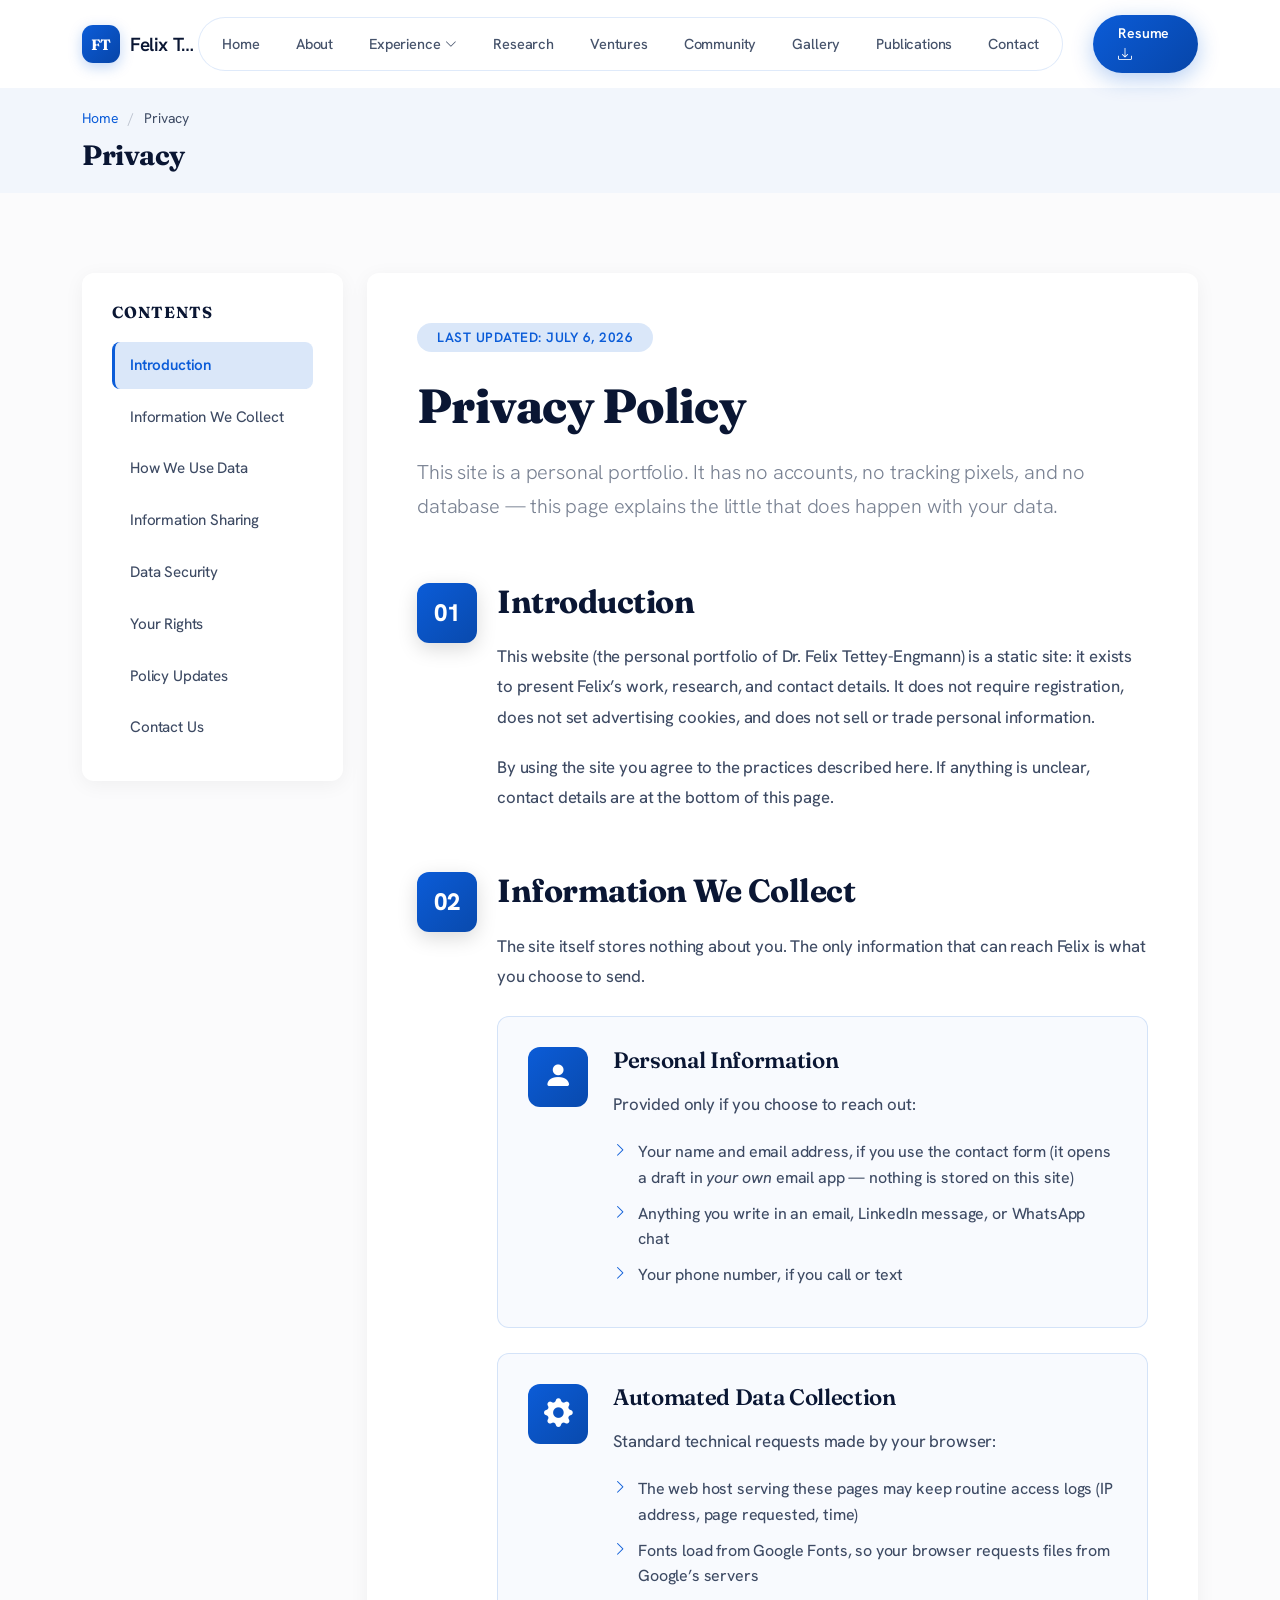
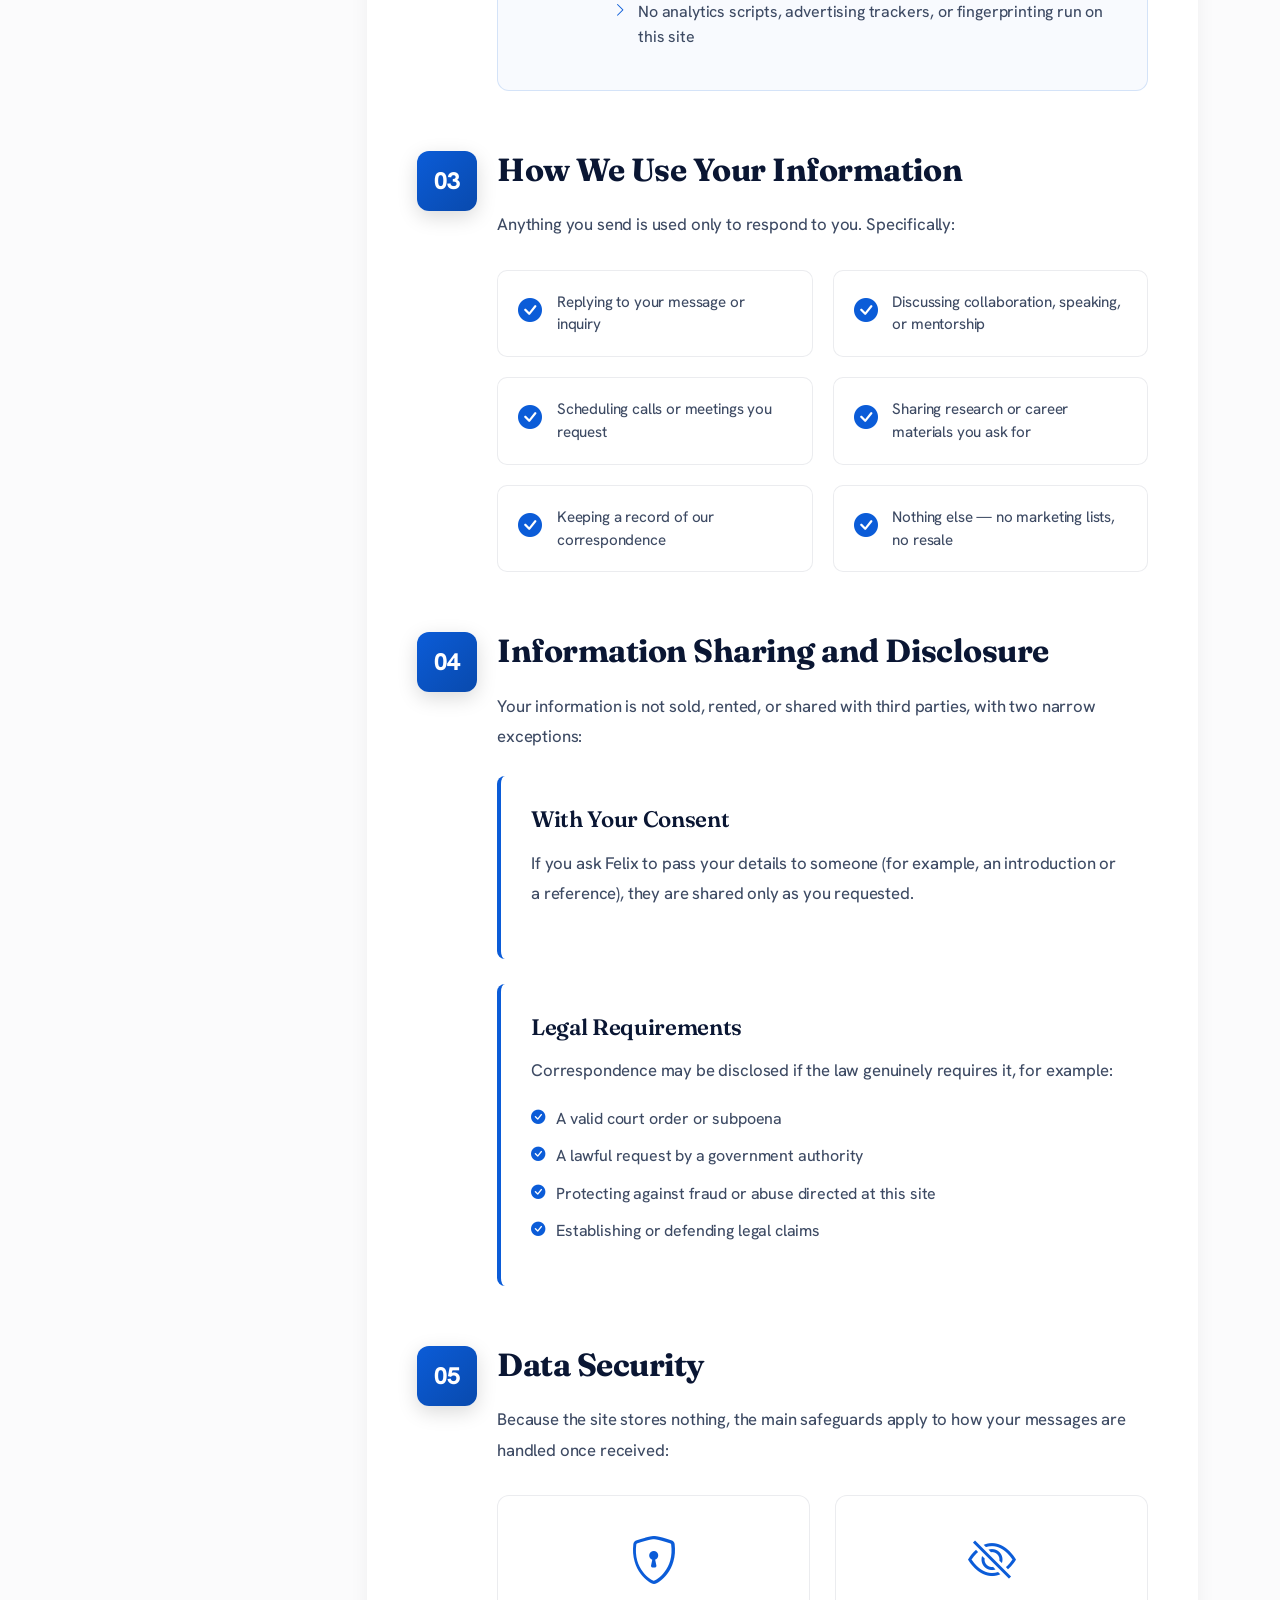
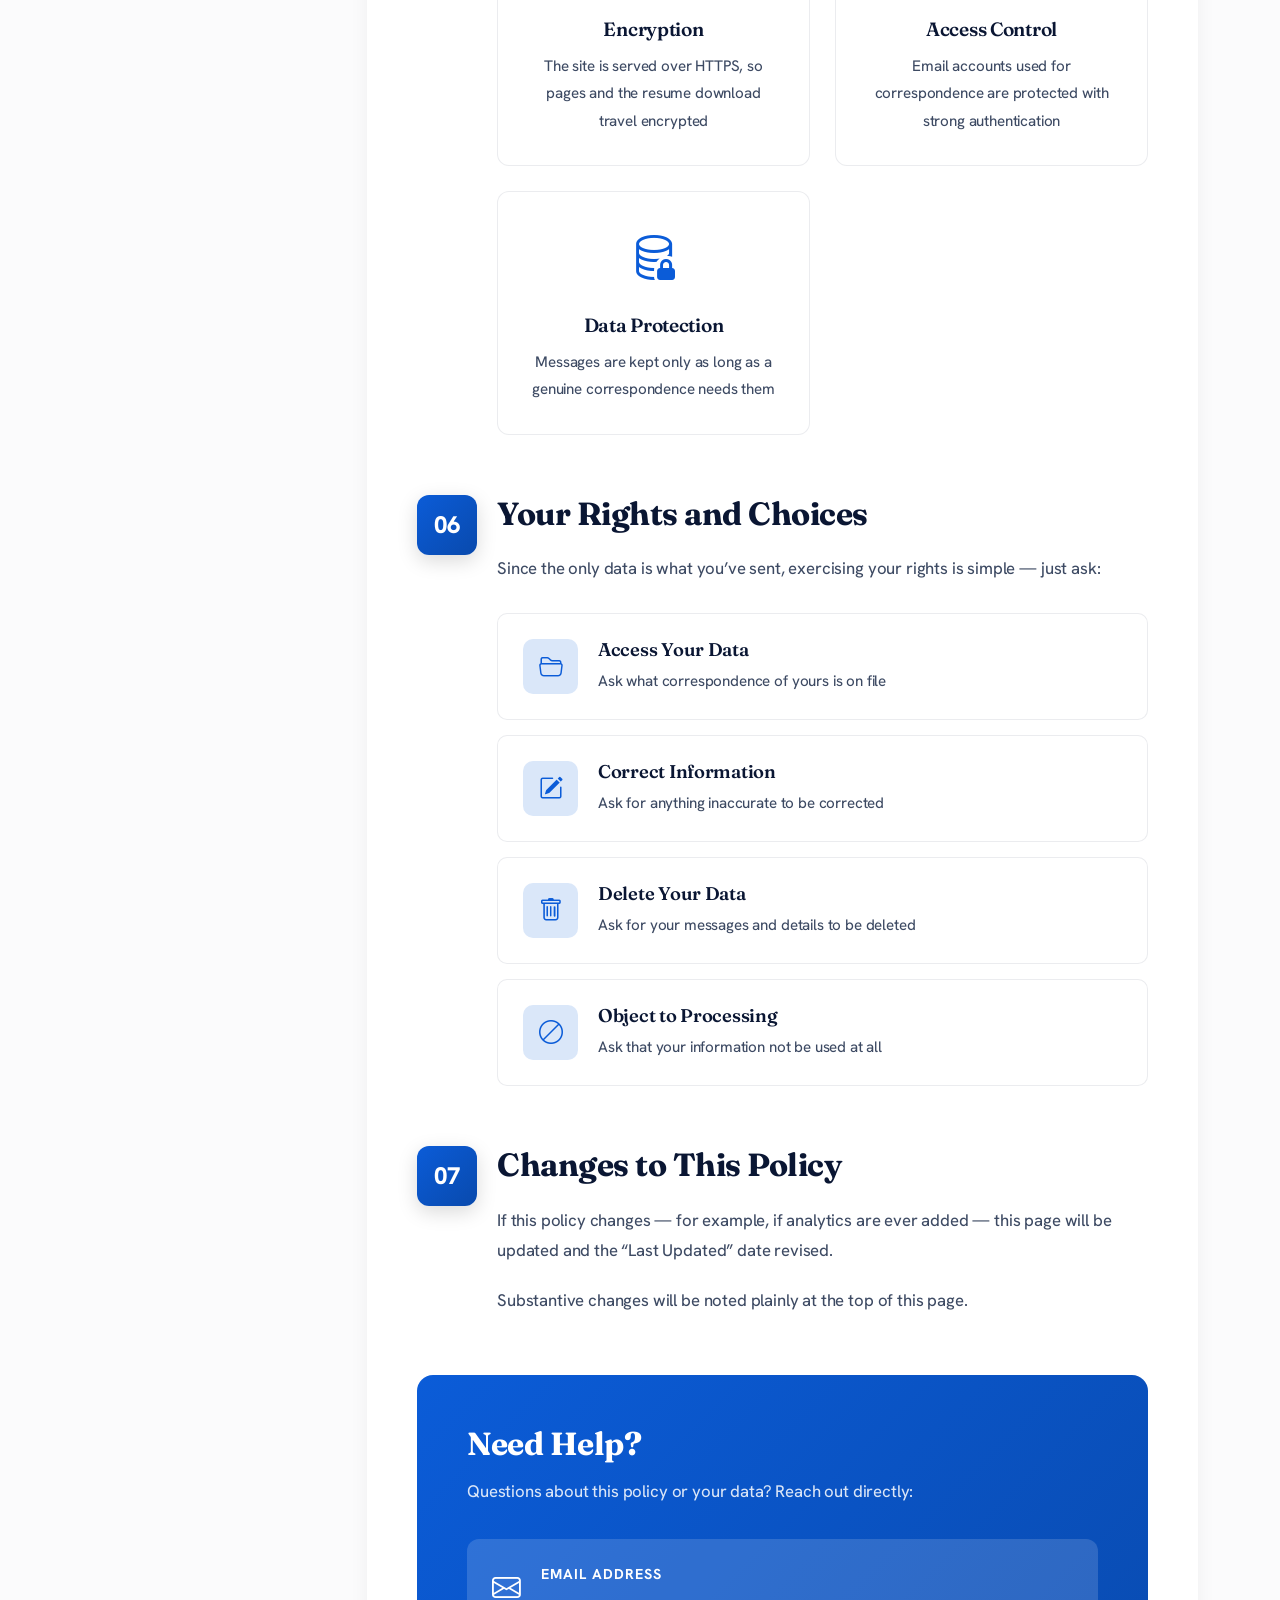
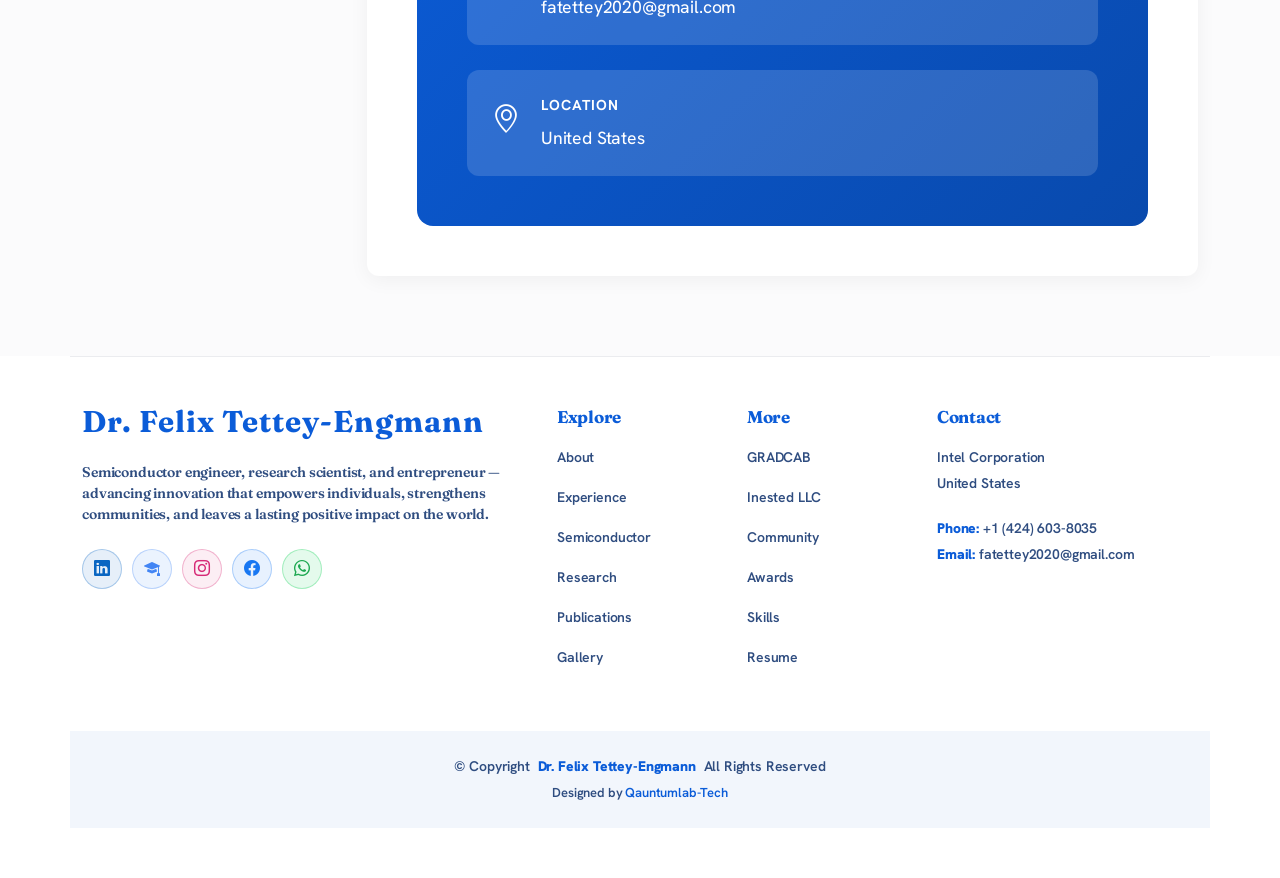
<file: privacy.html>
<!DOCTYPE html>
<html lang="en">

<head>
  <meta charset="utf-8">
  <meta content="width=device-width, initial-scale=1.0" name="viewport">
  <meta name="theme-color" content="#ffffff">
  <title>Privacy - Dr. Felix Tettey-Engmann</title>
  <meta name="description" content="">
  <meta name="keywords" content="">

  <!-- Favicons -->
  <link href="assets/img/favicon.png" rel="icon">
  <link href="assets/img/apple-touch-icon.png" rel="apple-touch-icon">

  <!-- Fonts -->
  <link href="https://fonts.googleapis.com" rel="preconnect">
  <link href="https://fonts.gstatic.com" rel="preconnect" crossorigin>
  <link href="https://fonts.googleapis.com/css2?family=Hanken+Grotesk:ital,wght@0,100..900;1,100..900&family=Fraunces:ital,opsz,wght@0,9..144,300..900;1,9..144,300..900&display=swap" rel="stylesheet">

  <!-- Vendor CSS Files -->
  <link href="assets/vendor/bootstrap/css/bootstrap.min.css" rel="stylesheet">
  <link href="assets/vendor/bootstrap-icons/bootstrap-icons.css" rel="stylesheet">
  <link href="assets/vendor/aos/aos.css" rel="stylesheet">
  <link href="assets/vendor/glightbox/css/glightbox.min.css" rel="stylesheet">
  <link href="assets/vendor/swiper/swiper-bundle.min.css" rel="stylesheet">

  <!-- Main CSS File -->
  <link href="assets/css/main.css" rel="stylesheet">

  <!-- =======================================================
  * Template Name: Felix Tettey-Engmann
  * Template URL: https://bootstrapmade.com/craftivo-bootstrap-portfolio-template/
  * Updated: Oct 04 2025 with Bootstrap v5.3.8
  * Author: BootstrapMade.com
  * License: https://bootstrapmade.com/license/
  ======================================================== -->
</head>

<body class="privacy-page">

  <header id="header" class="header d-flex align-items-center sticky-top">
    <div class="container-fluid container-xl position-relative d-flex align-items-center">

      <a href="index.html#hero" class="logo d-flex align-items-center me-auto">
        <span class="logo-mark" aria-hidden="true">FT</span>
        <p class="sitename">Felix Tettey<span class="logo-dot">.</span></p>
      </a>

      <nav id="navmenu" class="navmenu">
        <ul>
          <li><a href="index.html#hero">Home</a></li>
          <li><a href="index.html#about">About</a></li>
          <li class="dropdown"><a href="index.html#experience"><span>Experience</span> <i class="bi bi-chevron-down toggle-dropdown"></i></a>
            <ul>
              <li><a href="index.html#experience">Professional Journey</a></li>
              <li><a href="index.html#semiconductor">Semiconductor Engineering</a></li>
              <li><a href="index.html#skills">Skills</a></li>
              <li><a href="index.html#awards">Awards &amp; Honors</a></li>
            </ul>
          </li>
          <li><a href="index.html#research">Research</a></li>
          <li><a href="index.html#ventures">Ventures</a></li>
          <li><a href="index.html#community">Community</a></li>
          <li><a href="index.html#gallery">Gallery</a></li>
          <li><a href="index.html#publications">Publications</a></li>
          <li><a href="index.html#contact">Contact</a></li>
        </ul>
        <button class="mobile-nav-toggle d-xl-none bi bi-list" aria-label="Toggle navigation" aria-expanded="false"></button>
      </nav>

      <a class="btn-getstarted" href="img/Felix-Tettey-Engmann-Resume.docx" download>Resume <i class="bi bi-download"></i></a>

    </div>
  </header>

  <main class="main">

    <!-- Page Title -->
    <div class="page-title light-background">
      <div class="container">
        <nav class="breadcrumbs">
          <ol>
            <li><a href="index.html">Home</a></li>
            <li class="current">Privacy</li>
          </ol>
        </nav>
        <h1>Privacy</h1>
      </div>
    </div><!-- End Page Title -->

    <!-- Privacy Section -->
    <section id="privacy" class="privacy section">

      <div class="container">

        <div class="row">
          <!-- Sidebar Navigation -->
          <div class="col-lg-3">
            <div class="policy-sidebar" data-aos="fade-right">
              <h3>Contents</h3>
              <nav class="policy-nav">
                <a href="#introduction" class="nav-link active">Introduction</a>
                <a href="#information-collect" class="nav-link">Information We Collect</a>
                <a href="#use-information" class="nav-link">How We Use Data</a>
                <a href="#sharing" class="nav-link">Information Sharing</a>
                <a href="#security" class="nav-link">Data Security</a>
                <a href="#rights" class="nav-link">Your Rights</a>
                <a href="#changes" class="nav-link">Policy Updates</a>
                <a href="#contact" class="nav-link">Contact Us</a>
              </nav>
            </div>
          </div>

          <!-- Main Content -->
          <div class="col-lg-9">
            <div class="policy-main">
              <!-- Header -->
              <div class="policy-hero" data-aos="fade-up">
                <div class="badge">Last Updated: July 6, 2026</div>
                <h2 class="policy-title">Privacy Policy</h2>
                <p class="lead">This site is a personal portfolio. It has no accounts, no tracking pixels, and no database — this page explains the little that does happen with your data.</p>
              </div>

              <!-- Introduction -->
              <div class="policy-section" id="introduction" data-aos="fade-up" data-aos-delay="100">
                <div class="section-number">01</div>
                <h2>Introduction</h2>
                <p>This website (the personal portfolio of Dr. Felix Tettey-Engmann) is a static site: it exists to present Felix’s work, research, and contact details. It does not require registration, does not set advertising cookies, and does not sell or trade personal information.</p>
                <p>By using the site you agree to the practices described here. If anything is unclear, contact details are at the bottom of this page.</p>
              </div>

              <!-- Information Collection -->
              <div class="policy-section" id="information-collect" data-aos="fade-up" data-aos-delay="150">
                <div class="section-number">02</div>
                <h2>Information We Collect</h2>
                <p>The site itself stores nothing about you. The only information that can reach Felix is what you choose to send.</p>

                <div class="info-card">
                  <div class="card-icon">
                    <i class="bi bi-person-fill"></i>
                  </div>
                  <div class="card-content">
                    <h3>Personal Information</h3>
                    <p>Provided only if you choose to reach out:</p>
                    <ul>
                      <li>Your name and email address, if you use the contact form (it opens a draft in <em>your own</em> email app — nothing is stored on this site)</li>
                      <li>Anything you write in an email, LinkedIn message, or WhatsApp chat</li>
                      <li>Your phone number, if you call or text</li>
                    </ul>
                  </div>
                </div>

                <div class="info-card">
                  <div class="card-icon">
                    <i class="bi bi-gear-fill"></i>
                  </div>
                  <div class="card-content">
                    <h3>Automated Data Collection</h3>
                    <p>Standard technical requests made by your browser:</p>
                    <ul>
                      <li>The web host serving these pages may keep routine access logs (IP address, page requested, time)</li>
                      <li>Fonts load from Google Fonts, so your browser requests files from Google’s servers</li>
                      <li>No analytics scripts, advertising trackers, or fingerprinting run on this site</li>
                    </ul>
                  </div>
                </div>
              </div>

              <!-- Use of Information -->
              <div class="policy-section" id="use-information" data-aos="fade-up" data-aos-delay="200">
                <div class="section-number">03</div>
                <h2>How We Use Your Information</h2>
                <p>Anything you send is used only to respond to you. Specifically:</p>
                <div class="usage-grid">
                  <div class="usage-item">
                    <i class="bi bi-check-circle-fill"></i>
                    <span>Replying to your message or inquiry</span>
                  </div>
                  <div class="usage-item">
                    <i class="bi bi-check-circle-fill"></i>
                    <span>Discussing collaboration, speaking, or mentorship</span>
                  </div>
                  <div class="usage-item">
                    <i class="bi bi-check-circle-fill"></i>
                    <span>Scheduling calls or meetings you request</span>
                  </div>
                  <div class="usage-item">
                    <i class="bi bi-check-circle-fill"></i>
                    <span>Sharing research or career materials you ask for</span>
                  </div>
                  <div class="usage-item">
                    <i class="bi bi-check-circle-fill"></i>
                    <span>Keeping a record of our correspondence</span>
                  </div>
                  <div class="usage-item">
                    <i class="bi bi-check-circle-fill"></i>
                    <span>Nothing else — no marketing lists, no resale</span>
                  </div>
                </div>
              </div>

              <!-- Information Sharing -->
              <div class="policy-section" id="sharing" data-aos="fade-up" data-aos-delay="250">
                <div class="section-number">04</div>
                <h2>Information Sharing and Disclosure</h2>
                <p>Your information is not sold, rented, or shared with third parties, with two narrow exceptions:</p>

                <div class="sharing-box">
                  <h3>With Your Consent</h3>
                  <p>If you ask Felix to pass your details to someone (for example, an introduction or a reference), they are shared only as you requested.</p>
                </div>

                <div class="sharing-box">
                  <h3>Legal Requirements</h3>
                  <p>Correspondence may be disclosed if the law genuinely requires it, for example:</p>
                  <ul>
                    <li>A valid court order or subpoena</li>
                    <li>A lawful request by a government authority</li>
                    <li>Protecting against fraud or abuse directed at this site</li>
                    <li>Establishing or defending legal claims</li>
                  </ul>
                </div>
              </div>

              <!-- Data Security -->
              <div class="policy-section" id="security" data-aos="fade-up" data-aos-delay="300">
                <div class="section-number">05</div>
                <h2>Data Security</h2>
                <p>Because the site stores nothing, the main safeguards apply to how your messages are handled once received:</p>
                <div class="security-features">
                  <div class="feature">
                    <i class="bi bi-shield-lock"></i>
                    <h4>Encryption</h4>
                    <p>The site is served over HTTPS, so pages and the resume download travel encrypted</p>
                  </div>
                  <div class="feature">
                    <i class="bi bi-eye-slash"></i>
                    <h4>Access Control</h4>
                    <p>Email accounts used for correspondence are protected with strong authentication</p>
                  </div>
                  <div class="feature">
                    <i class="bi bi-database-lock"></i>
                    <h4>Data Protection</h4>
                    <p>Messages are kept only as long as a genuine correspondence needs them</p>
                  </div>
                </div>
              </div>

              <!-- Your Rights -->
              <div class="policy-section" id="rights" data-aos="fade-up" data-aos-delay="100">
                <div class="section-number">06</div>
                <h2>Your Rights and Choices</h2>
                <p>Since the only data is what you’ve sent, exercising your rights is simple — just ask:</p>
                <div class="rights-list">
                  <div class="right-item">
                    <div class="right-icon"><i class="bi bi-folder2-open"></i></div>
                    <div class="right-content">
                      <h4>Access Your Data</h4>
                      <p>Ask what correspondence of yours is on file</p>
                    </div>
                  </div>
                  <div class="right-item">
                    <div class="right-icon"><i class="bi bi-pencil-square"></i></div>
                    <div class="right-content">
                      <h4>Correct Information</h4>
                      <p>Ask for anything inaccurate to be corrected</p>
                    </div>
                  </div>
                  <div class="right-item">
                    <div class="right-icon"><i class="bi bi-trash"></i></div>
                    <div class="right-content">
                      <h4>Delete Your Data</h4>
                      <p>Ask for your messages and details to be deleted</p>
                    </div>
                  </div>
                  <div class="right-item">
                    <div class="right-icon"><i class="bi bi-ban"></i></div>
                    <div class="right-content">
                      <h4>Object to Processing</h4>
                      <p>Ask that your information not be used at all</p>
                    </div>
                  </div>
                </div>
              </div>

              <!-- Policy Updates -->
              <div class="policy-section" id="changes" data-aos="fade-up" data-aos-delay="150">
                <div class="section-number">07</div>
                <h2>Changes to This Policy</h2>
                <p>If this policy changes — for example, if analytics are ever added — this page will be updated and the “Last Updated” date revised.</p>
                <p>Substantive changes will be noted plainly at the top of this page.</p>
              </div>

              <!-- Contact Section -->
              <div class="policy-contact" id="contact" data-aos="fade-up" data-aos-delay="200">
                <div class="contact-card">
                  <h2>Need Help?</h2>
                  <p>Questions about this policy or your data? Reach out directly:</p>
                  <div class="contact-info">
                    <div class="info-item">
                      <i class="bi bi-envelope"></i>
                      <div>
                        <strong>Email Address</strong>
                        <span>fatettey2020@gmail.com</span>
                      </div>
                    </div>
                    <div class="info-item">
                      <i class="bi bi-geo-alt"></i>
                      <div>
                        <strong>Location</strong>
                        <span>United States</span>
                      </div>
                    </div>
                  </div>
                </div>
              </div>

            </div>
          </div>

        </div>

      </div>

    </section><!-- /Privacy Section -->

  </main>

  <footer id="footer" class="footer">

    <div class="container footer-top">
      <div class="row gy-4">
        <div class="col-lg-5 col-md-12 footer-about">
          <a href="index.html#hero" class="logo d-flex align-items-center">
            <span class="sitename">Dr. Felix Tettey-Engmann</span>
          </a>
          <p>Semiconductor engineer, research scientist, and entrepreneur — advancing innovation that empowers individuals, strengthens communities, and leaves a lasting positive impact on the world.</p>
          <div class="social-links d-flex mt-4">
            <a href="https://www.linkedin.com/in/felix-tettey-engmann-phd-b45284138" target="_blank" rel="noopener" aria-label="LinkedIn"><i class="bi bi-linkedin"></i></a>
            <a href="https://scholar.google.com/citations?user=eHQKo_YAAAAJ" target="_blank" rel="noopener" aria-label="Google Scholar"><i class="bi bi-mortarboard-fill"></i></a>
            <a href="https://www.instagram.com/scolosis" target="_blank" rel="noopener" aria-label="Instagram"><i class="bi bi-instagram"></i></a>
            <a href="https://www.facebook.com/share/18kGKBhmcc/" target="_blank" rel="noopener" aria-label="Facebook"><i class="bi bi-facebook"></i></a>
            <a href="https://wa.me/14246038035" target="_blank" rel="noopener" aria-label="WhatsApp"><i class="bi bi-whatsapp"></i></a>
          </div>
        </div>

        <div class="col-lg-2 col-6 footer-links">
          <h4>Explore</h4>
          <ul>
            <li><a href="index.html#about">About</a></li>
            <li><a href="index.html#experience">Experience</a></li>
            <li><a href="index.html#semiconductor">Semiconductor</a></li>
            <li><a href="index.html#research">Research</a></li>
            <li><a href="index.html#publications">Publications</a></li>
            <li><a href="index.html#gallery">Gallery</a></li>
          </ul>
        </div>

        <div class="col-lg-2 col-6 footer-links">
          <h4>More</h4>
          <ul>
            <li><a href="index.html#ventures">GRADCAB</a></li>
            <li><a href="index.html#ventures">Inested LLC</a></li>
            <li><a href="index.html#community">Community</a></li>
            <li><a href="index.html#awards">Awards</a></li>
            <li><a href="index.html#skills">Skills</a></li>
            <li><a href="img/Felix-Tettey-Engmann-Resume.docx" download>Resume</a></li>
          </ul>
        </div>

        <div class="col-lg-3 col-md-12 footer-contact text-center text-md-start">
          <h4>Contact</h4>
          <p>Intel Corporation</p>
          <p>United States</p>
          <p class="mt-4"><strong>Phone:</strong> <span>+1 (424) 603-8035</span></p>
          <p><strong>Email:</strong> <span>fatettey2020@gmail.com</span></p>
        </div>

      </div>
    </div>

    <div class="container copyright text-center mt-4">
      <p>© <span>Copyright</span> <strong class="px-1 sitename">Dr. Felix Tettey-Engmann</strong> <span>All Rights Reserved</span></p>
      <div class="credits">
        Designed by <a href="">Qauntumlab-Tech</a>
      </div>
    </div>

  </footer>

  <!-- Scroll Top -->
  <a href="#" id="scroll-top" class="scroll-top d-flex align-items-center justify-content-center"><i class="bi bi-arrow-up-short"></i></a>

  <!-- Preloader -->
  <div id="preloader"></div>

  <!-- Vendor JS Files -->
  <script src="assets/vendor/bootstrap/js/bootstrap.bundle.min.js"></script>
  <script src="assets/vendor/aos/aos.js"></script>
  <script src="assets/vendor/typed.js/typed.umd.js"></script>
  <script src="assets/vendor/waypoints/noframework.waypoints.js"></script>
  <script src="assets/vendor/glightbox/js/glightbox.min.js"></script>
  <script src="assets/vendor/imagesloaded/imagesloaded.pkgd.min.js"></script>
  <script src="assets/vendor/isotope-layout/isotope.pkgd.min.js"></script>
  <script src="assets/vendor/swiper/swiper-bundle.min.js"></script>

  <!-- Main JS File -->
  <script src="assets/js/main.js"></script>

</body>

</html>
</file>
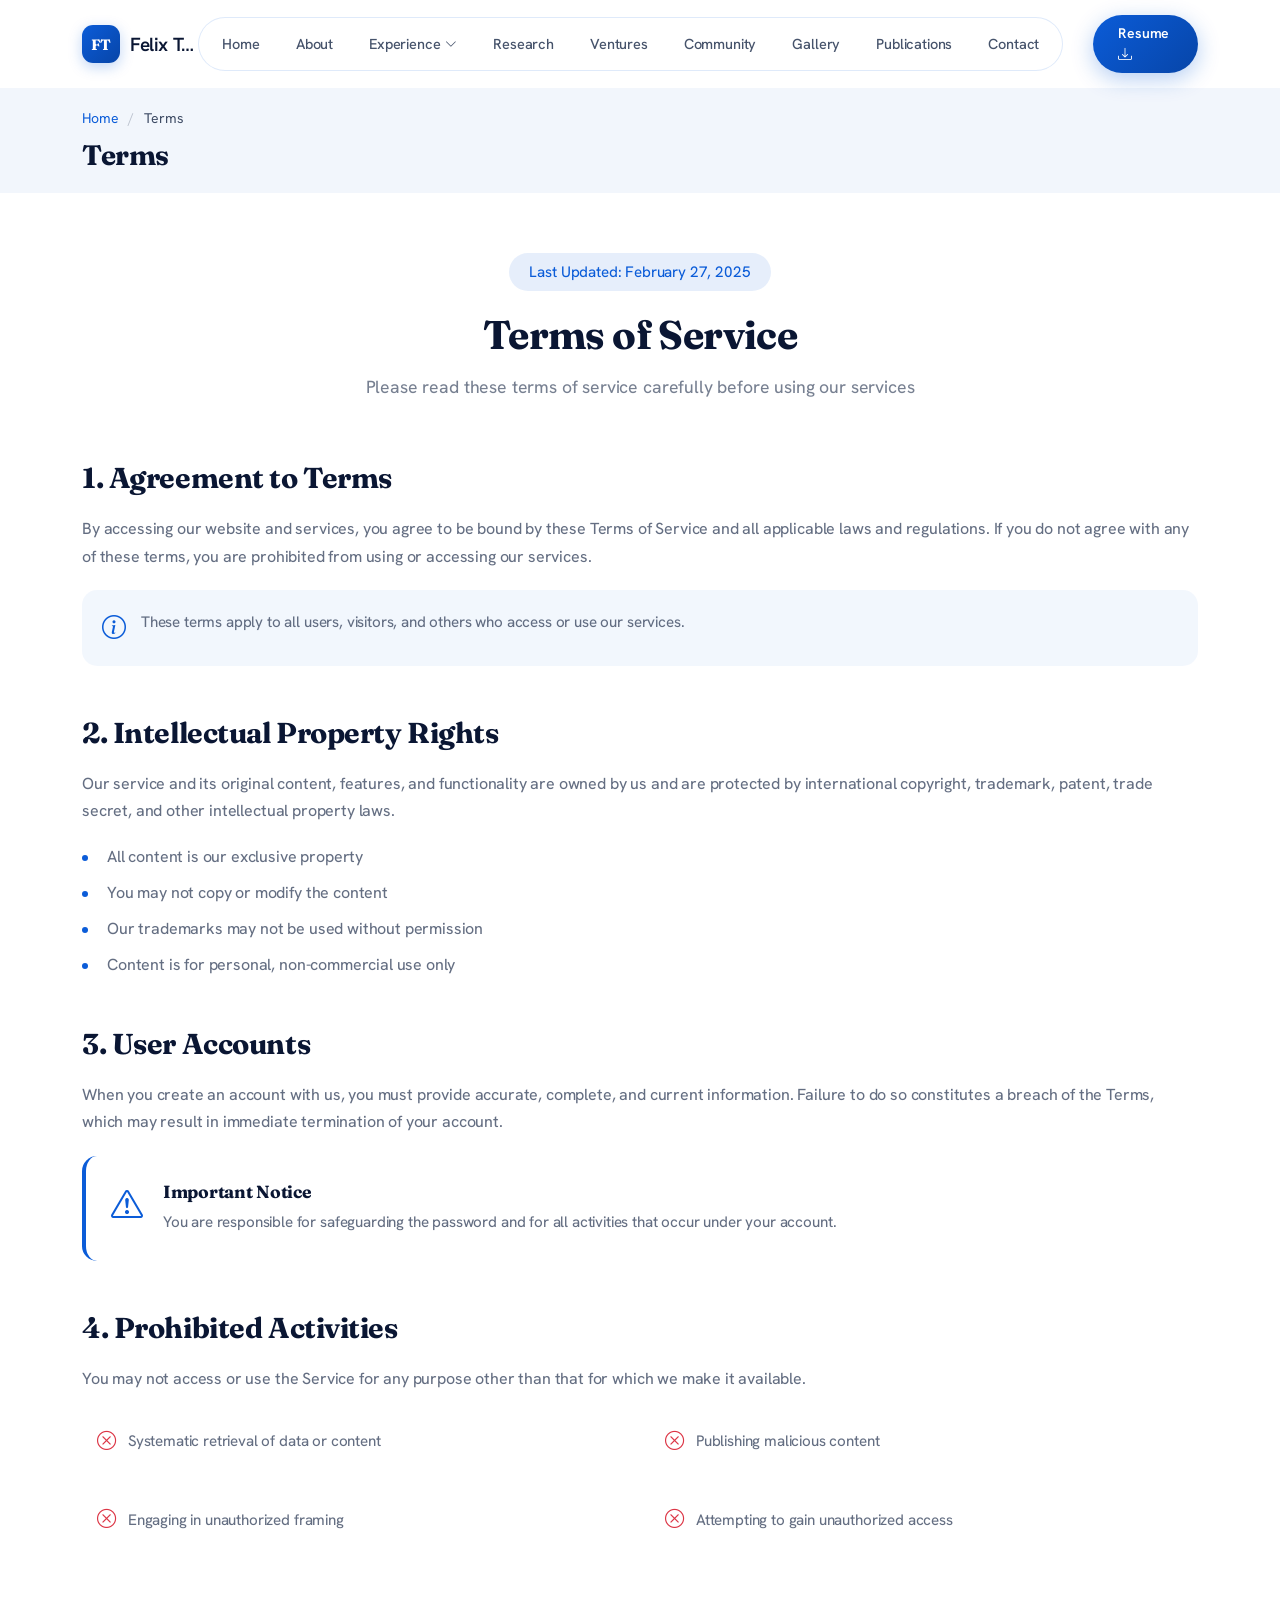
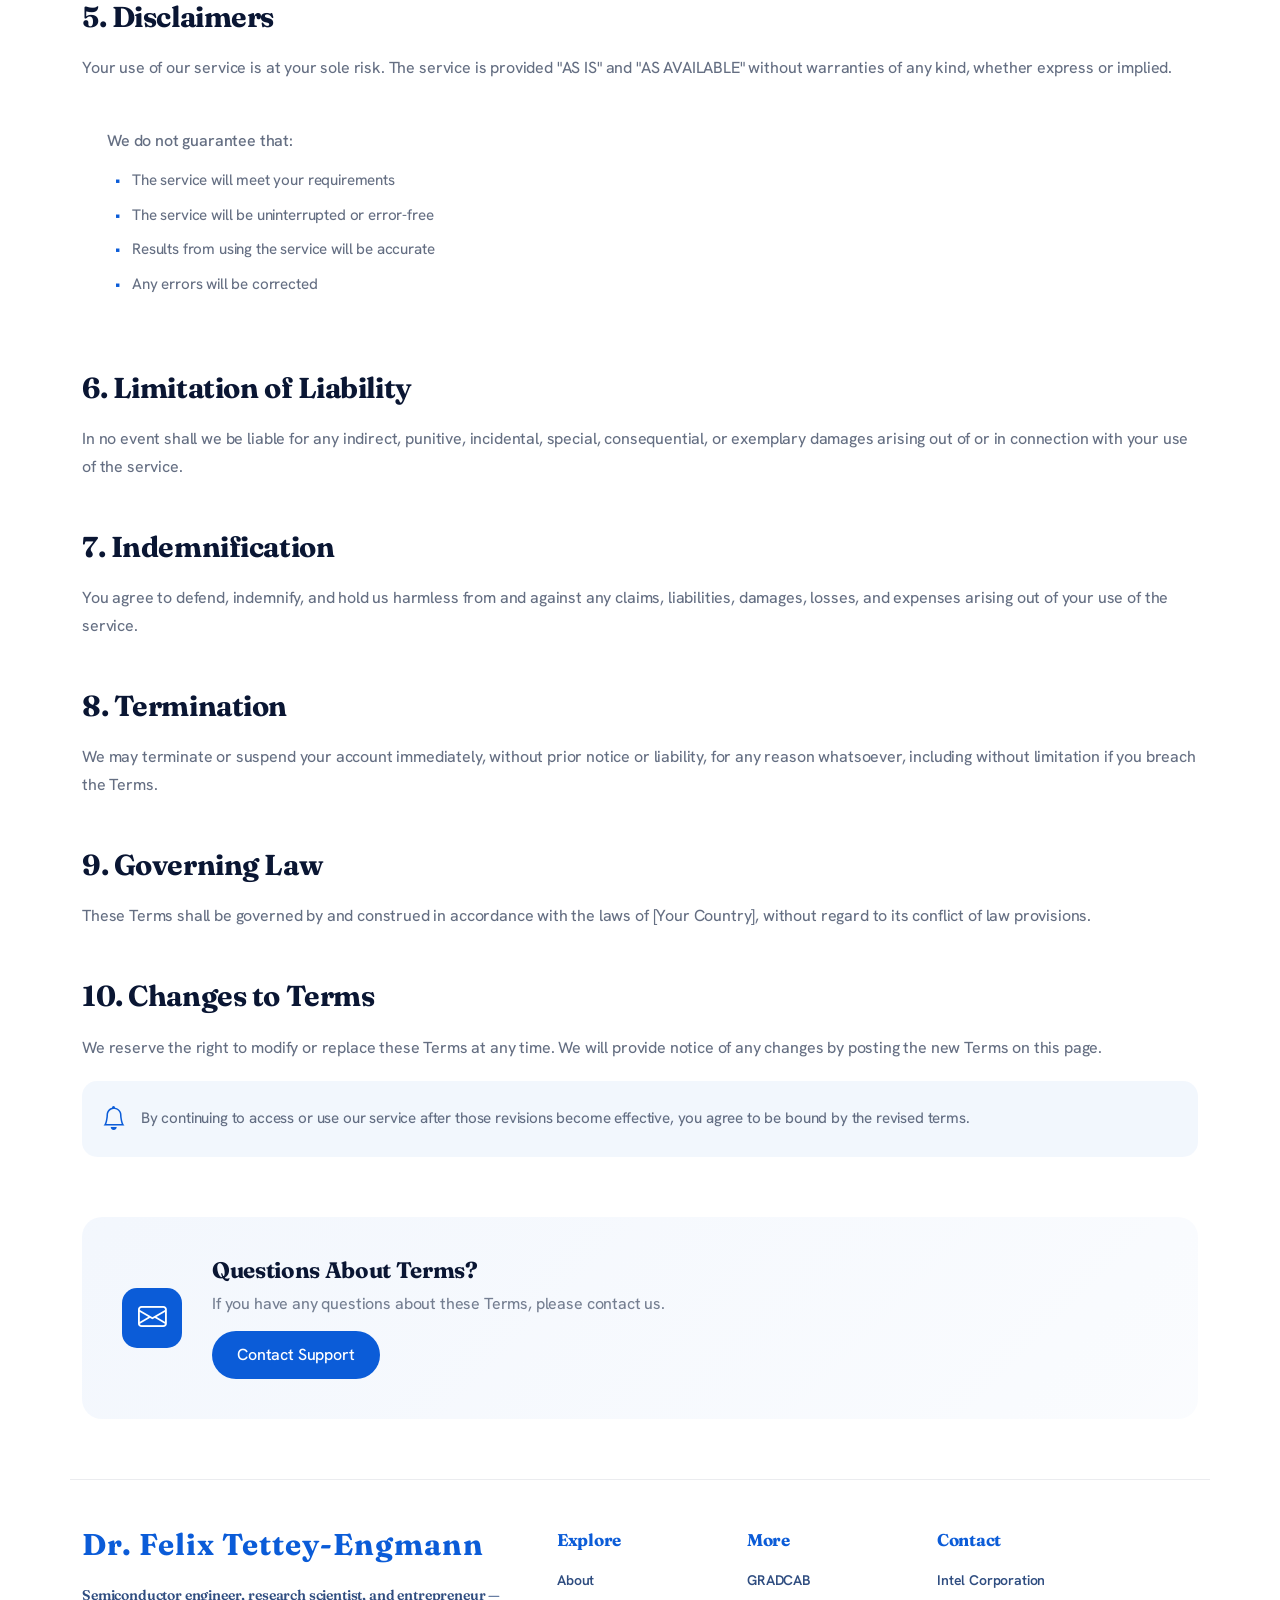
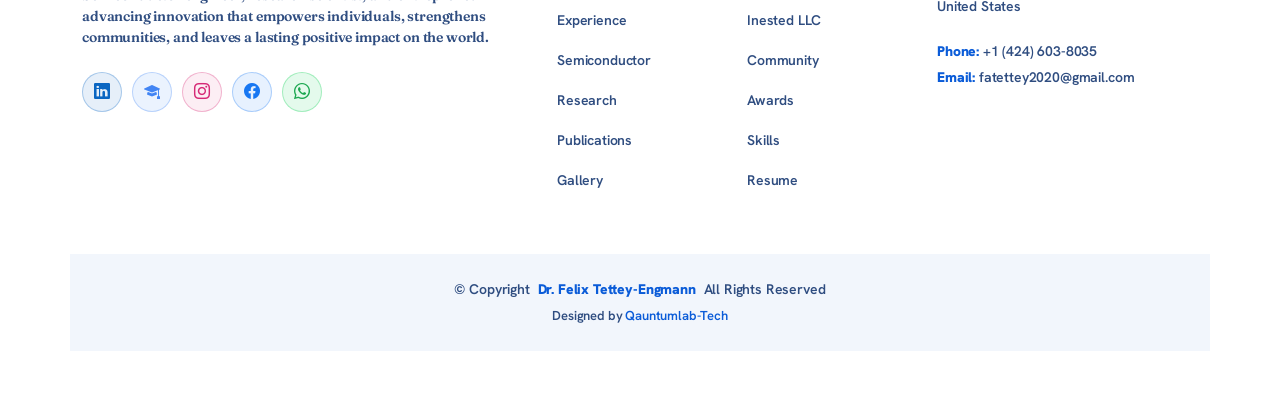
<file: terms.html>
<!DOCTYPE html>
<html lang="en">

<head>
  <meta charset="utf-8">
  <meta content="width=device-width, initial-scale=1.0" name="viewport">
  <meta name="theme-color" content="#ffffff">
  <title>Terms - Dr. Felix Tettey-Engmann</title>
  <meta name="description" content="">
  <meta name="keywords" content="">

  <!-- Favicons -->
  <link href="assets/img/favicon.png" rel="icon">
  <link href="assets/img/apple-touch-icon.png" rel="apple-touch-icon">

  <!-- Fonts -->
  <link href="https://fonts.googleapis.com" rel="preconnect">
  <link href="https://fonts.gstatic.com" rel="preconnect" crossorigin>
  <link href="https://fonts.googleapis.com/css2?family=Hanken+Grotesk:ital,wght@0,100..900;1,100..900&family=Fraunces:ital,opsz,wght@0,9..144,300..900;1,9..144,300..900&display=swap" rel="stylesheet">

  <!-- Vendor CSS Files -->
  <link href="assets/vendor/bootstrap/css/bootstrap.min.css" rel="stylesheet">
  <link href="assets/vendor/bootstrap-icons/bootstrap-icons.css" rel="stylesheet">
  <link href="assets/vendor/aos/aos.css" rel="stylesheet">
  <link href="assets/vendor/glightbox/css/glightbox.min.css" rel="stylesheet">
  <link href="assets/vendor/swiper/swiper-bundle.min.css" rel="stylesheet">

  <!-- Main CSS File -->
  <link href="assets/css/main.css" rel="stylesheet">

  <!-- =======================================================
  * Template Name: Felix Tettey-Engmann
  * Template URL: https://bootstrapmade.com/craftivo-bootstrap-portfolio-template/
  * Updated: Oct 04 2025 with Bootstrap v5.3.8
  * Author: BootstrapMade.com
  * License: https://bootstrapmade.com/license/
  ======================================================== -->
</head>

<body class="terms-page">

  <header id="header" class="header d-flex align-items-center sticky-top">
    <div class="container-fluid container-xl position-relative d-flex align-items-center">

      <a href="index.html#hero" class="logo d-flex align-items-center me-auto">
        <span class="logo-mark" aria-hidden="true">FT</span>
        <p class="sitename">Felix Tettey<span class="logo-dot">.</span></p>
      </a>

      <nav id="navmenu" class="navmenu">
        <ul>
          <li><a href="index.html#hero">Home</a></li>
          <li><a href="index.html#about">About</a></li>
          <li class="dropdown"><a href="index.html#experience"><span>Experience</span> <i class="bi bi-chevron-down toggle-dropdown"></i></a>
            <ul>
              <li><a href="index.html#experience">Professional Journey</a></li>
              <li><a href="index.html#semiconductor">Semiconductor Engineering</a></li>
              <li><a href="index.html#skills">Skills</a></li>
              <li><a href="index.html#awards">Awards &amp; Honors</a></li>
            </ul>
          </li>
          <li><a href="index.html#research">Research</a></li>
          <li><a href="index.html#ventures">Ventures</a></li>
          <li><a href="index.html#community">Community</a></li>
          <li><a href="index.html#gallery">Gallery</a></li>
          <li><a href="index.html#publications">Publications</a></li>
          <li><a href="index.html#contact">Contact</a></li>
        </ul>
        <button class="mobile-nav-toggle d-xl-none bi bi-list" aria-label="Toggle navigation" aria-expanded="false"></button>
      </nav>

      <a class="btn-getstarted" href="img/Felix-Tettey-Engmann-Resume.docx" download>Resume <i class="bi bi-download"></i></a>

    </div>
  </header>

  <main class="main">

    <!-- Page Title -->
    <div class="page-title light-background">
      <div class="container">
        <nav class="breadcrumbs">
          <ol>
            <li><a href="index.html">Home</a></li>
            <li class="current">Terms</li>
          </ol>
        </nav>
        <h1>Terms</h1>
      </div>
    </div><!-- End Page Title -->

    <!-- Terms Of Service Section -->
    <section id="terms-of-service" class="terms-of-service section">

      <div class="container" data-aos="fade-up">
        <!-- Page Header -->
        <div class="tos-header text-center" data-aos="fade-up">
          <span class="last-updated">Last Updated: February 27, 2025</span>
          <h2>Terms of Service</h2>
          <p>Please read these terms of service carefully before using our services</p>
        </div>

        <!-- Content -->
        <div class="tos-content" data-aos="fade-up" data-aos-delay="200">
          <!-- Agreement Section -->
          <div id="agreement" class="content-section">
            <h3>1. Agreement to Terms</h3>
            <p>By accessing our website and services, you agree to be bound by these Terms of Service and all applicable laws and regulations. If you do not agree with any of these terms, you are prohibited from using or accessing our services.</p>
            <div class="info-box">
              <i class="bi bi-info-circle"></i>
              <p>These terms apply to all users, visitors, and others who access or use our services.</p>
            </div>
          </div>

          <!-- Intellectual Property -->
          <div id="intellectual-property" class="content-section">
            <h3>2. Intellectual Property Rights</h3>
            <p>Our service and its original content, features, and functionality are owned by us and are protected by international copyright, trademark, patent, trade secret, and other intellectual property laws.</p>
            <ul class="list-items">
              <li>All content is our exclusive property</li>
              <li>You may not copy or modify the content</li>
              <li>Our trademarks may not be used without permission</li>
              <li>Content is for personal, non-commercial use only</li>
            </ul>
          </div>

          <!-- User Accounts -->
          <div id="user-accounts" class="content-section">
            <h3>3. User Accounts</h3>
            <p>When you create an account with us, you must provide accurate, complete, and current information. Failure to do so constitutes a breach of the Terms, which may result in immediate termination of your account.</p>
            <div class="alert-box">
              <i class="bi bi-exclamation-triangle"></i>
              <div class="alert-content">
                <h5>Important Notice</h5>
                <p>You are responsible for safeguarding the password and for all activities that occur under your account.</p>
              </div>
            </div>
          </div>

          <!-- Prohibited Activities -->
          <div id="prohibited" class="content-section">
            <h3>4. Prohibited Activities</h3>
            <p>You may not access or use the Service for any purpose other than that for which we make it available.</p>
            <div class="prohibited-list">
              <div class="prohibited-item">
                <i class="bi bi-x-circle"></i>
                <span>Systematic retrieval of data or content</span>
              </div>
              <div class="prohibited-item">
                <i class="bi bi-x-circle"></i>
                <span>Publishing malicious content</span>
              </div>
              <div class="prohibited-item">
                <i class="bi bi-x-circle"></i>
                <span>Engaging in unauthorized framing</span>
              </div>
              <div class="prohibited-item">
                <i class="bi bi-x-circle"></i>
                <span>Attempting to gain unauthorized access</span>
              </div>
            </div>
          </div>

          <!-- Disclaimers -->
          <div id="disclaimer" class="content-section">
            <h3>5. Disclaimers</h3>
            <p>Your use of our service is at your sole risk. The service is provided "AS IS" and "AS AVAILABLE" without warranties of any kind, whether express or implied.</p>
            <div class="disclaimer-box">
              <p>We do not guarantee that:</p>
              <ul>
                <li>The service will meet your requirements</li>
                <li>The service will be uninterrupted or error-free</li>
                <li>Results from using the service will be accurate</li>
                <li>Any errors will be corrected</li>
              </ul>
            </div>
          </div>

          <!-- Limitation of Liability -->
          <div id="limitation" class="content-section">
            <h3>6. Limitation of Liability</h3>
            <p>In no event shall we be liable for any indirect, punitive, incidental, special, consequential, or exemplary damages arising out of or in connection with your use of the service.</p>
          </div>

          <!-- Indemnification -->
          <div id="indemnification" class="content-section">
            <h3>7. Indemnification</h3>
            <p>You agree to defend, indemnify, and hold us harmless from and against any claims, liabilities, damages, losses, and expenses arising out of your use of the service.</p>
          </div>

          <!-- Termination -->
          <div id="termination" class="content-section">
            <h3>8. Termination</h3>
            <p>We may terminate or suspend your account immediately, without prior notice or liability, for any reason whatsoever, including without limitation if you breach the Terms.</p>
          </div>

          <!-- Governing Law -->
          <div id="governing-law" class="content-section">
            <h3>9. Governing Law</h3>
            <p>These Terms shall be governed by and construed in accordance with the laws of [Your Country], without regard to its conflict of law provisions.</p>
          </div>

          <!-- Changes -->
          <div id="changes" class="content-section">
            <h3>10. Changes to Terms</h3>
            <p>We reserve the right to modify or replace these Terms at any time. We will provide notice of any changes by posting the new Terms on this page.</p>
            <div class="notice-box">
              <i class="bi bi-bell"></i>
              <p>By continuing to access or use our service after those revisions become effective, you agree to be bound by the revised terms.</p>
            </div>
          </div>
        </div>

        <!-- Contact Section -->
        <div class="tos-contact" data-aos="fade-up" data-aos-delay="300">
          <div class="contact-box">
            <div class="contact-icon">
              <i class="bi bi-envelope"></i>
            </div>
            <div class="contact-content">
              <h4>Questions About Terms?</h4>
              <p>If you have any questions about these Terms, please contact us.</p>
              <a href="#" class="contact-link">Contact Support</a>
            </div>
          </div>
        </div>
      </div>

    </section><!-- /Terms Of Service Section -->

  </main>

  <footer id="footer" class="footer">

    <div class="container footer-top">
      <div class="row gy-4">
        <div class="col-lg-5 col-md-12 footer-about">
          <a href="index.html#hero" class="logo d-flex align-items-center">
            <span class="sitename">Dr. Felix Tettey-Engmann</span>
          </a>
          <p>Semiconductor engineer, research scientist, and entrepreneur — advancing innovation that empowers individuals, strengthens communities, and leaves a lasting positive impact on the world.</p>
          <div class="social-links d-flex mt-4">
            <a href="https://www.linkedin.com/in/felix-tettey-engmann-phd-b45284138" target="_blank" rel="noopener" aria-label="LinkedIn"><i class="bi bi-linkedin"></i></a>
            <a href="https://scholar.google.com/citations?user=eHQKo_YAAAAJ" target="_blank" rel="noopener" aria-label="Google Scholar"><i class="bi bi-mortarboard-fill"></i></a>
            <a href="https://www.instagram.com/scolosis" target="_blank" rel="noopener" aria-label="Instagram"><i class="bi bi-instagram"></i></a>
            <a href="https://www.facebook.com/share/18kGKBhmcc/" target="_blank" rel="noopener" aria-label="Facebook"><i class="bi bi-facebook"></i></a>
            <a href="https://wa.me/14246038035" target="_blank" rel="noopener" aria-label="WhatsApp"><i class="bi bi-whatsapp"></i></a>
          </div>
        </div>

        <div class="col-lg-2 col-6 footer-links">
          <h4>Explore</h4>
          <ul>
            <li><a href="index.html#about">About</a></li>
            <li><a href="index.html#experience">Experience</a></li>
            <li><a href="index.html#semiconductor">Semiconductor</a></li>
            <li><a href="index.html#research">Research</a></li>
            <li><a href="index.html#publications">Publications</a></li>
            <li><a href="index.html#gallery">Gallery</a></li>
          </ul>
        </div>

        <div class="col-lg-2 col-6 footer-links">
          <h4>More</h4>
          <ul>
            <li><a href="index.html#ventures">GRADCAB</a></li>
            <li><a href="index.html#ventures">Inested LLC</a></li>
            <li><a href="index.html#community">Community</a></li>
            <li><a href="index.html#awards">Awards</a></li>
            <li><a href="index.html#skills">Skills</a></li>
            <li><a href="img/Felix-Tettey-Engmann-Resume.docx" download>Resume</a></li>
          </ul>
        </div>

        <div class="col-lg-3 col-md-12 footer-contact text-center text-md-start">
          <h4>Contact</h4>
          <p>Intel Corporation</p>
          <p>United States</p>
          <p class="mt-4"><strong>Phone:</strong> <span>+1 (424) 603-8035</span></p>
          <p><strong>Email:</strong> <span>fatettey2020@gmail.com</span></p>
        </div>

      </div>
    </div>

    <div class="container copyright text-center mt-4">
      <p>© <span>Copyright</span> <strong class="px-1 sitename">Dr. Felix Tettey-Engmann</strong> <span>All Rights Reserved</span></p>
      <div class="credits">
        Designed by <a href="">Qauntumlab-Tech</a>
      </div>
    </div>

  </footer>

  <!-- Scroll Top -->
  <a href="#" id="scroll-top" class="scroll-top d-flex align-items-center justify-content-center"><i class="bi bi-arrow-up-short"></i></a>

  <!-- Preloader -->
  <div id="preloader"></div>

  <!-- Vendor JS Files -->
  <script src="assets/vendor/bootstrap/js/bootstrap.bundle.min.js"></script>
  <script src="assets/vendor/aos/aos.js"></script>
  <script src="assets/vendor/typed.js/typed.umd.js"></script>
  <script src="assets/vendor/waypoints/noframework.waypoints.js"></script>
  <script src="assets/vendor/glightbox/js/glightbox.min.js"></script>
  <script src="assets/vendor/imagesloaded/imagesloaded.pkgd.min.js"></script>
  <script src="assets/vendor/isotope-layout/isotope.pkgd.min.js"></script>
  <script src="assets/vendor/swiper/swiper-bundle.min.js"></script>

  <!-- Main JS File -->
  <script src="assets/js/main.js"></script>

</body>

</html>
</file>
<file: assets/css/main.css>
/**
* Template Name: Craftivo
* Template URL: https://bootstrapmade.com/craftivo-bootstrap-portfolio-template/
* Updated: Oct 04 2025 with Bootstrap v5.3.8
* Author: BootstrapMade.com
* License: https://bootstrapmade.com/license/
*/

@charset "UTF-8";

/*--------------------------------------------------------------
# Font & Color Variables
# Help: https://bootstrapmade.com/color-system/
--------------------------------------------------------------*/
/* Fonts */
:root {
  --default-font: "Hanken Grotesk", system-ui, -apple-system, "Segoe UI", "Helvetica Neue", Arial, sans-serif;
  --heading-font: "Fraunces", serif;
  --nav-font: "Hanken Grotesk", sans-serif;
}

/* Global Colors - The following color variables are used throughout the website. Updating them here will change the color scheme of the entire website */
:root { 
  --background-color: #141414; /* Background color for the entire website, including individual sections */
  --default-color: #d9d9d9; /* Default color used for the majority of the text content across the entire website */
  --heading-color: #ededed; /* Color for headings, subheadings and title throughout the website */
  --accent-color: #ff4d4f; /* Accent color that represents your brand on the website. It's used for buttons, links, and other elements that need to stand out */
  --surface-color: #1c1c1c; /* The surface color is used as a background of boxed elements within sections, such as cards, icon boxes, or other elements that require a visual separation from the global background. */
  --contrast-color: #ffffff; /* Contrast color for text, ensuring readability against backgrounds of accent, heading, or default colors. */
}

/* Nav Menu Colors - The following color variables are used specifically for the navigation menu. They are separate from the global colors to allow for more customization options */
:root {
  --nav-color: #d9d9d9;  /* The default color of the main navmenu links */
  --nav-hover-color: #ff4d4f; /* Applied to main navmenu links when they are hovered over or active */
  --nav-mobile-background-color: #2e2e2e; /* Used as the background color for mobile navigation menu */
  --nav-dropdown-background-color: #2e2e2e; /* Used as the background color for dropdown items that appear when hovering over primary navigation items */
  --nav-dropdown-color: #d9d9d9; /* Used for navigation links of the dropdown items in the navigation menu. */
  --nav-dropdown-hover-color: #ff4d4f; /* Similar to --nav-hover-color, this color is applied to dropdown navigation links when they are hovered over. */
}

/* Color Presets - These classes override global colors when applied to any section or element, providing reuse of the sam color scheme. */

.light-background {
  --background-color: rgba(41, 41, 41, 0.8);
  --surface-color: #484848;
}

.dark-background {
  --background-color: #060606;
  --default-color: #ffffff;
  --heading-color: #ffffff;
  --surface-color: #252525;
  --contrast-color: #ffffff;
}

/* Smooth scroll */
:root {
  scroll-behavior: smooth;
}

/*--------------------------------------------------------------
# General Styling & Shared Classes
--------------------------------------------------------------*/
body {
  color: var(--default-color);
  background-color: var(--background-color);
  font-family: var(--default-font);
}

a {
  color: var(--accent-color);
  text-decoration: none;
  transition: 0.3s;
}

a:hover {
  color: color-mix(in srgb, var(--accent-color), transparent 25%);
  text-decoration: none;
}

h1,
h2,
h3,
h4,
h5,
h6 {
  color: var(--heading-color);
  font-family: var(--heading-font);
}

/* PHP Email Form Messages
------------------------------*/
.php-email-form .error-message {
  display: none;
  background: #df1529;
  color: #ffffff;
  text-align: left;
  padding: 15px;
  margin-bottom: 24px;
  font-weight: 600;
}

.php-email-form .sent-message {
  display: none;
  color: #ffffff;
  background: #059652;
  text-align: center;
  padding: 15px;
  margin-bottom: 24px;
  font-weight: 600;
}

.php-email-form .loading {
  display: none;
  background: var(--surface-color);
  text-align: center;
  padding: 15px;
  margin-bottom: 24px;
}

.php-email-form .loading:before {
  content: "";
  display: inline-block;
  border-radius: 50%;
  width: 24px;
  height: 24px;
  margin: 0 10px -6px 0;
  border: 3px solid var(--accent-color);
  border-top-color: var(--surface-color);
  animation: php-email-form-loading 1s linear infinite;
}

@keyframes php-email-form-loading {
  0% {
    transform: rotate(0deg);
  }

  100% {
    transform: rotate(360deg);
  }
}

/*--------------------------------------------------------------
# Global Header
--------------------------------------------------------------*/
.header {
  --heading-color: #ffffff;
  color: var(--default-color);
  background-color: var(--background-color);
  padding: 15px 0;
  transition: all 0.5s;
  z-index: 997;
}

.header .logo {
  line-height: 1;
}

.header .logo img {
  max-height: 36px;
  margin-right: 8px;
}

.header .logo h1 {
  font-size: 30px;
  margin: 0;
  font-weight: 400;
  color: var(--heading-color);
}

.header .btn-getstarted,
.header .btn-getstarted:focus {
  color: var(--contrast-color);
  background: var(--accent-color);
  font-size: 14px;
  padding: 8px 25px;
  margin: 0 0 0 30px;
  border-radius: 50px;
  transition: 0.3s;
}

.header .btn-getstarted:hover,
.header .btn-getstarted:focus:hover {
  color: var(--contrast-color);
  background: color-mix(in srgb, var(--accent-color), transparent 15%);
}

@media (max-width: 1200px) {
  .header .logo {
    order: 1;
  }

  .header .btn-getstarted {
    order: 2;
    margin: 0 15px 0 0;
    padding: 6px 15px;
  }

  .header .navmenu {
    order: 3;
  }
}

.scrolled .header {
  box-shadow: 0px 0 18px rgba(0, 0, 0, 0.1);
}

/* Global Header on Scroll
------------------------------*/
.scrolled .header {
  --background-color: rgba(20, 20, 20, 0.8);
}

/* Index Page Header
------------------------------*/
.index-page .header {
  --background-color: rgba(255, 255, 255, 0);
}

/* Index Page Header on Scroll
------------------------------*/
.index-page.scrolled .header {
  --background-color: rgba(20, 20, 20, 0.8);
}

/*--------------------------------------------------------------
# Navigation Menu
--------------------------------------------------------------*/
/* Navmenu - Desktop */
@media (min-width: 1200px) {
  .navmenu {
    padding: 0;
  }

  .navmenu ul {
    margin: 0;
    padding: 0;
    display: flex;
    list-style: none;
    align-items: center;
  }

  .navmenu li {
    position: relative;
  }

  .navmenu a,
  .navmenu a:focus {
    color: var(--nav-color);
    padding: 18px 15px;
    font-size: 16px;
    font-family: var(--nav-font);
    font-weight: 600;
    display: flex;
    align-items: center;
    justify-content: space-between;
    white-space: nowrap;
    transition: 0.3s;
  }

  .navmenu a i,
  .navmenu a:focus i {
    font-size: 12px;
    line-height: 0;
    margin-left: 5px;
    transition: 0.3s;
  }

  .navmenu li:last-child a {
    padding-right: 0;
  }

  .navmenu li:hover>a,
  .navmenu .active,
  .navmenu .active:focus {
    color: var(--nav-hover-color);
  }

  .navmenu .dropdown ul {
    margin: 0;
    padding: 10px 0;
    background: var(--nav-dropdown-background-color);
    display: block;
    position: absolute;
    visibility: hidden;
    left: 14px;
    top: 130%;
    opacity: 0;
    transition: 0.3s;
    border-radius: 4px;
    z-index: 99;
    box-shadow: 0px 0px 30px rgba(0, 0, 0, 0.1);
  }

  .navmenu .dropdown ul li {
    min-width: 200px;
  }

  .navmenu .dropdown ul a {
    padding: 10px 20px;
    font-size: 15px;
    text-transform: none;
    color: var(--nav-dropdown-color);
  }

  .navmenu .dropdown ul a i {
    font-size: 12px;
  }

  .navmenu .dropdown ul a:hover,
  .navmenu .dropdown ul .active:hover,
  .navmenu .dropdown ul li:hover>a {
    color: var(--nav-dropdown-hover-color);
  }

  .navmenu .dropdown:hover>ul {
    opacity: 1;
    top: 100%;
    visibility: visible;
  }

  .navmenu .dropdown .dropdown ul {
    top: 0;
    left: -90%;
    visibility: hidden;
  }

  .navmenu .dropdown .dropdown:hover>ul {
    opacity: 1;
    top: 0;
    left: -100%;
    visibility: visible;
  }
}

/* Navmenu - Mobile */
@media (max-width: 1199px) {
  .mobile-nav-toggle {
    color: var(--nav-color);
    font-size: 28px;
    line-height: 0;
    margin-right: 10px;
    cursor: pointer;
    transition: color 0.3s;
  }

  .navmenu {
    padding: 0;
    z-index: 9997;
  }

  .navmenu ul {
    display: none;
    list-style: none;
    position: absolute;
    inset: 60px 20px 20px 20px;
    padding: 10px 0;
    margin: 0;
    border-radius: 6px;
    background-color: var(--nav-mobile-background-color);
    overflow-y: auto;
    transition: 0.3s;
    z-index: 9998;
    box-shadow: 0px 0px 30px rgba(0, 0, 0, 0.1);
  }

  .navmenu a,
  .navmenu a:focus {
    color: var(--nav-dropdown-color);
    padding: 10px 20px;
    font-family: var(--nav-font);
    font-size: 17px;
    font-weight: 500;
    display: flex;
    align-items: center;
    justify-content: space-between;
    white-space: nowrap;
    transition: 0.3s;
  }

  .navmenu a i,
  .navmenu a:focus i {
    font-size: 12px;
    line-height: 0;
    margin-left: 5px;
    width: 30px;
    height: 30px;
    display: flex;
    align-items: center;
    justify-content: center;
    border-radius: 50%;
    transition: 0.3s;
    background-color: color-mix(in srgb, var(--accent-color), transparent 90%);
  }

  .navmenu a i:hover,
  .navmenu a:focus i:hover {
    background-color: var(--accent-color);
    color: var(--contrast-color);
  }

  .navmenu a:hover,
  .navmenu .active,
  .navmenu .active:focus {
    color: var(--nav-dropdown-hover-color);
  }

  .navmenu .active i,
  .navmenu .active:focus i {
    background-color: var(--accent-color);
    color: var(--contrast-color);
    transform: rotate(180deg);
  }

  .navmenu .dropdown ul {
    position: static;
    display: none;
    z-index: 99;
    padding: 10px 0;
    margin: 10px 20px;
    background-color: var(--nav-dropdown-background-color);
    border: 1px solid color-mix(in srgb, var(--default-color), transparent 90%);
    box-shadow: none;
    transition: all 0.5s ease-in-out;
  }

  .navmenu .dropdown ul ul {
    background-color: rgba(33, 37, 41, 0.1);
  }

  .navmenu .dropdown>.dropdown-active {
    display: block;
    background-color: rgba(33, 37, 41, 0.03);
  }

  .mobile-nav-active {
    overflow: hidden;
  }

  .mobile-nav-active .mobile-nav-toggle {
    color: #fff;
    position: absolute;
    font-size: 32px;
    top: 15px;
    right: 15px;
    margin-right: 0;
    z-index: 9999;
  }

  .mobile-nav-active .navmenu {
    position: fixed;
    overflow: hidden;
    inset: 0;
    background: rgba(33, 37, 41, 0.8);
    transition: 0.3s;
  }

  .mobile-nav-active .navmenu>ul {
    display: block;
  }
}

/*--------------------------------------------------------------
# Global Footer
--------------------------------------------------------------*/
.footer {
  color: var(--default-color);
  background-color: var(--background-color);
  font-size: 14px;
  padding-bottom: 50px;
  position: relative;
}

.footer .footer-top {
  padding-top: 50px;
  border-top: 1px solid color-mix(in srgb, var(--default-color), transparent 90%);
}

.footer .footer-about .logo {
  line-height: 1;
  margin-bottom: 25px;
}

.footer .footer-about .logo img {
  max-height: 40px;
  margin-right: 6px;
}

.footer .footer-about .logo span {
  color: var(--heading-color);
  font-size: 30px;
  font-weight: 700;
  letter-spacing: 1px;
  font-family: var(--heading-font);
}

.footer .footer-about p {
  font-size: 14px;
  font-family: var(--heading-font);
}

.footer .social-links a {
  display: flex;
  align-items: center;
  justify-content: center;
  width: 40px;
  height: 40px;
  border-radius: 50%;
  border: 1px solid color-mix(in srgb, var(--default-color), transparent 50%);
  font-size: 16px;
  color: color-mix(in srgb, var(--default-color), transparent 50%);
  margin-right: 10px;
  transition: 0.3s;
}

.footer .social-links a:hover {
  color: var(--accent-color);
  border-color: var(--accent-color);
}

.footer h4 {
  font-size: 16px;
  font-weight: bold;
  position: relative;
  padding-bottom: 12px;
}

.footer .footer-links {
  margin-bottom: 30px;
}

.footer .footer-links ul {
  list-style: none;
  padding: 0;
  margin: 0;
}

.footer .footer-links ul i {
  padding-right: 2px;
  font-size: 12px;
  line-height: 0;
}

.footer .footer-links ul li {
  padding: 10px 0;
  display: flex;
  align-items: center;
}

.footer .footer-links ul li:first-child {
  padding-top: 0;
}

.footer .footer-links ul a {
  color: color-mix(in srgb, var(--default-color), transparent 20%);
  display: inline-block;
  line-height: 1;
}

.footer .footer-links ul a:hover {
  color: var(--accent-color);
}

.footer .footer-contact p {
  margin-bottom: 5px;
}

.footer .copyright {
  padding-top: 25px;
  padding-bottom: 25px;
  background-color: color-mix(in srgb, var(--default-color), transparent 95%);
}

.footer .copyright p {
  margin-bottom: 0;
}

.footer .credits {
  margin-top: 6px;
  font-size: 13px;
}

/*--------------------------------------------------------------
# Preloader
--------------------------------------------------------------*/
#preloader {
  position: fixed;
  inset: 0;
  z-index: 999999;
  overflow: hidden;
  background: var(--background-color);
  transition: all 0.6s ease-out;
}

#preloader:before {
  content: "";
  position: fixed;
  top: calc(50% - 30px);
  left: calc(50% - 30px);
  border: 6px solid #ffffff;
  border-color: var(--accent-color) transparent var(--accent-color) transparent;
  border-radius: 50%;
  width: 60px;
  height: 60px;
  animation: animate-preloader 1.5s linear infinite;
}

@keyframes animate-preloader {
  0% {
    transform: rotate(0deg);
  }

  100% {
    transform: rotate(360deg);
  }
}

/*--------------------------------------------------------------
# Scroll Top Button
--------------------------------------------------------------*/
.scroll-top {
  position: fixed;
  visibility: hidden;
  opacity: 0;
  right: 15px;
  bottom: 15px;
  z-index: 99999;
  background-color: var(--accent-color);
  width: 40px;
  height: 40px;
  border-radius: 4px;
  transition: all 0.4s;
}

.scroll-top i {
  font-size: 24px;
  color: var(--contrast-color);
  line-height: 0;
}

.scroll-top:hover {
  background-color: color-mix(in srgb, var(--accent-color), transparent 20%);
  color: var(--contrast-color);
}

.scroll-top.active {
  visibility: visible;
  opacity: 1;
}

/*--------------------------------------------------------------
# Disable aos animation delay on mobile devices
--------------------------------------------------------------*/
@media screen and (max-width: 768px) {
  [data-aos-delay] {
    transition-delay: 0 !important;
  }
}

/*--------------------------------------------------------------
# Global Page Titles & Breadcrumbs
--------------------------------------------------------------*/
.page-title {
  color: var(--default-color);
  background-color: var(--background-color);
  padding: 20px 0;
  position: relative;
}

.page-title h1 {
  font-size: 28px;
  font-weight: 700;
  margin: 0;
}

.page-title .breadcrumbs ol {
  display: flex;
  flex-wrap: wrap;
  list-style: none;
  padding: 0 0 10px 0;
  margin: 0;
  font-size: 14px;
  font-weight: 400;
}

.page-title .breadcrumbs ol li+li {
  padding-left: 10px;
}

.page-title .breadcrumbs ol li+li::before {
  content: "/";
  display: inline-block;
  padding-right: 10px;
  color: color-mix(in srgb, var(--default-color), transparent 70%);
}

/*--------------------------------------------------------------
# Global Sections
--------------------------------------------------------------*/
section,
.section {
  color: var(--default-color);
  background-color: var(--background-color);
  padding: 60px 0;
  scroll-margin-top: 90px;
  overflow: clip;
}

@media (max-width: 1199px) {

  section,
  .section {
    scroll-margin-top: 66px;
  }
}

/*--------------------------------------------------------------
# Global Section Titles
--------------------------------------------------------------*/
.section-title {
  text-align: center;
  padding-bottom: 60px;
  position: relative;
}

.section-title h2 {
  font-size: 3.5rem;
  font-weight: 300;
  line-height: 1.2;
  color: var(--heading-color);
  margin-bottom: 1.5rem;
  letter-spacing: -1px;
}

@media (max-width: 768px) {
  .section-title h2 {
    font-size: 2.5rem;
  }
}

.section-title .subtitle {
  display: inline-block;
  font-size: 0.875rem;
  font-weight: 400;
  color: var(--accent-color);
  text-transform: uppercase;
  letter-spacing: 2px;
  margin-bottom: 1.5rem;
  position: relative;
}

.section-title .subtitle::after {
  content: "";
  position: absolute;
  bottom: -8px;
  left: 50%;
  transform: translateX(-50%);
  width: 40px;
  height: 1px;
  background: var(--accent-color);
}

.section-title p {
  font-size: 1.125rem;
  line-height: 1.8;
  color: color-mix(in srgb, var(--default-color), transparent 25%);
  max-width: 900px;
  margin: 0 auto;
  text-wrap: balance;
}

/*--------------------------------------------------------------
# Hero Section
--------------------------------------------------------------*/
.hero {
  padding-top: 80px;
  min-height: 100vh;
  position: relative;
  display: flex;
  align-items: center;
  justify-content: center;
  overflow: hidden;
  padding-bottom: 80px;
}

.hero img {
  position: absolute;
  inset: 0;
  display: block;
  width: 100%;
  height: 100%;
  object-fit: cover;
  z-index: 1;
}

.hero:before {
  content: "";
  background: color-mix(in srgb, var(--background-color), transparent 30%);
  position: absolute;
  inset: 0;
  z-index: 2;
  border-radius: 0;
}

.hero .container {
  position: relative;
  z-index: 3;
}

.hero h2 {
  margin: 0;
  font-size: 48px;
  font-weight: 700;
}

.hero p {
  margin: 10px 0 0 0;
  font-size: 24px;
  color: color-mix(in srgb, var(--default-color), transparent 20%);
}

.hero p span {
  color: var(--accent-color);
  letter-spacing: 1px;
  border-bottom: 2px solid var(--accent-color);
}

.hero .social-links {
  margin-top: 30px;
  display: flex;
  justify-content: center;
  gap: 15px;
}

.hero .social-links a {
  display: flex;
  align-items: center;
  justify-content: center;
  width: 50px;
  height: 50px;
  border-radius: 50%;
  background: color-mix(in srgb, var(--default-color), transparent 92%);
  color: var(--default-color);
  font-size: 20px;
  transition: 0.3s;
}

.hero .social-links a:hover {
  background: var(--accent-color);
  color: var(--contrast-color);
  transform: translateY(-3px);
}

@media (max-width: 768px) {
  .hero h2 {
    font-size: 32px;
  }

  .hero p {
    font-size: 20px;
  }
}

/*--------------------------------------------------------------
# About Section
--------------------------------------------------------------*/
.about {
  overflow: hidden;
  position: relative;
}

.about::before {
  content: "";
  position: absolute;
  top: -50%;
  right: -20%;
  width: 800px;
  height: 800px;
  background: radial-gradient(circle, color-mix(in srgb, var(--accent-color), transparent 85%) 0%, transparent 70%);
  border-radius: 50%;
  z-index: 0;
  pointer-events: none;
}

.about .container {
  position: relative;
  z-index: 1;
}

.about .profile-card {
  background: var(--surface-color);
  border-radius: 24px;
  padding: 40px;
  box-shadow: 0 8px 30px rgba(0, 0, 0, 0.08);
  position: sticky;
  top: 100px;
}

.about .profile-card .profile-header {
  text-align: center;
  padding-bottom: 30px;
  border-bottom: 1px solid color-mix(in srgb, var(--default-color), transparent 90%);
}

.about .profile-card .profile-header .profile-avatar {
  width: 140px;
  height: 140px;
  margin: 0 auto 24px;
  position: relative;
  border-radius: 50%;
  padding: 6px;
  background: linear-gradient(135deg, var(--accent-color), color-mix(in srgb, var(--accent-color), #ff6b9d 50%));
}

.about .profile-card .profile-header .profile-avatar img {
  width: 100%;
  height: 100%;
  object-fit: cover;
  border-radius: 50%;
  border: 4px solid var(--surface-color);
}

.about .profile-card .profile-header .profile-avatar .status-indicator {
  position: absolute;
  bottom: 8px;
  right: 8px;
  width: 24px;
  height: 24px;
  background: #10b981;
  border: 4px solid var(--surface-color);
  border-radius: 50%;
  animation: pulse 2s infinite;
}

.about .profile-card .profile-header h3 {
  font-size: 24px;
  font-weight: 700;
  margin-bottom: 8px;
  color: var(--heading-color);
}

.about .profile-card .profile-header .role {
  display: inline-block;
  font-size: 15px;
  color: var(--accent-color);
  font-weight: 500;
  margin-bottom: 16px;
}

.about .profile-card .profile-header .rating {
  display: flex;
  align-items: center;
  justify-content: center;
  gap: 4px;
  margin-top: 12px;
}

.about .profile-card .profile-header .rating i {
  color: #fbbf24;
  font-size: 16px;
}

.about .profile-card .profile-header .rating span {
  margin-left: 8px;
  font-weight: 600;
  color: var(--default-color);
  font-size: 15px;
}

.about .profile-card .profile-stats {
  display: grid;
  grid-template-columns: repeat(3, 1fr);
  gap: 20px;
  padding: 30px 0;
  border-bottom: 1px solid color-mix(in srgb, var(--default-color), transparent 90%);
}

.about .profile-card .profile-stats .stat-item {
  text-align: center;
}

.about .profile-card .profile-stats .stat-item h4 {
  font-size: 28px;
  font-weight: 700;
  color: var(--accent-color);
  margin-bottom: 6px;
}

.about .profile-card .profile-stats .stat-item p {
  font-size: 13px;
  color: color-mix(in srgb, var(--default-color), transparent 30%);
  text-transform: uppercase;
  letter-spacing: 0.5px;
  margin: 0;
}

.about .profile-card .profile-actions {
  display: flex;
  flex-direction: column;
  gap: 12px;
  padding: 30px 0;
  border-bottom: 1px solid color-mix(in srgb, var(--default-color), transparent 90%);
}

.about .profile-card .profile-actions a {
  display: flex;
  align-items: center;
  justify-content: center;
  gap: 10px;
  padding: 14px 24px;
  border-radius: 12px;
  font-weight: 600;
  font-size: 15px;
  text-decoration: none;
  transition: all 0.3s ease;
}

.about .profile-card .profile-actions a.btn-primary {
  background: var(--accent-color);
  color: var(--contrast-color);
}

.about .profile-card .profile-actions a.btn-primary:hover {
  background: color-mix(in srgb, var(--accent-color), #000 15%);
  transform: translateY(-2px);
  box-shadow: 0 6px 20px rgba(0, 0, 0, 0.15);
}

.about .profile-card .profile-actions a.btn-secondary {
  background: color-mix(in srgb, var(--accent-color), transparent 90%);
  color: var(--accent-color);
}

.about .profile-card .profile-actions a.btn-secondary:hover {
  background: color-mix(in srgb, var(--accent-color), transparent 85%);
}

.about .profile-card .profile-actions a i {
  font-size: 18px;
}

.about .profile-card .social-connect {
  display: flex;
  justify-content: center;
  gap: 12px;
  padding-top: 30px;
}

.about .profile-card .social-connect a {
  width: 44px;
  height: 44px;
  display: flex;
  align-items: center;
  justify-content: center;
  background: color-mix(in srgb, var(--default-color), transparent 94%);
  border-radius: 12px;
  color: var(--default-color);
  font-size: 18px;
  transition: all 0.3s ease;
}

.about .profile-card .social-connect a:hover {
  background: var(--accent-color);
  color: var(--contrast-color);
  transform: translateY(-3px);
}

.about .content-wrapper .bio-section {
  margin-bottom: 50px;
}

.about .content-wrapper .bio-section .section-tag {
  display: inline-block;
  padding: 6px 16px;
  background: color-mix(in srgb, var(--accent-color), transparent 90%);
  color: var(--accent-color);
  border-radius: 20px;
  font-size: 13px;
  font-weight: 600;
  text-transform: uppercase;
  letter-spacing: 0.5px;
  margin-bottom: 16px;
}

.about .content-wrapper .bio-section h2 {
  font-size: 36px;
  font-weight: 700;
  color: var(--heading-color);
  margin-bottom: 24px;
  line-height: 1.2;
}

.about .content-wrapper .bio-section p {
  font-size: 16px;
  line-height: 1.8;
  color: var(--default-color);
  margin-bottom: 16px;
}

.about .content-wrapper .bio-section p:last-child {
  margin-bottom: 0;
}

.about .content-wrapper .details-grid {
  display: grid;
  grid-template-columns: repeat(2, 1fr);
  gap: 24px;
  margin-bottom: 50px;
}

.about .content-wrapper .details-grid .detail-item {
  display: flex;
  align-items: center;
  gap: 16px;
  padding: 24px;
  background: var(--surface-color);
  border-radius: 16px;
  border: 1px solid color-mix(in srgb, var(--default-color), transparent 92%);
  transition: all 0.3s ease;
}

.about .content-wrapper .details-grid .detail-item:hover {
  border-color: var(--accent-color);
  transform: translateY(-3px);
  box-shadow: 0 8px 24px rgba(0, 0, 0, 0.08);
}

.about .content-wrapper .details-grid .detail-item i {
  font-size: 28px;
  color: var(--accent-color);
  flex-shrink: 0;
}

.about .content-wrapper .details-grid .detail-item .detail-content span {
  display: block;
  font-size: 13px;
  color: color-mix(in srgb, var(--default-color), transparent 40%);
  text-transform: uppercase;
  letter-spacing: 0.5px;
  margin-bottom: 4px;
}

.about .content-wrapper .details-grid .detail-item .detail-content strong {
  display: block;
  font-size: 16px;
  color: var(--heading-color);
  font-weight: 600;
}

.about .content-wrapper .skills-showcase .section-tag {
  display: inline-block;
  padding: 6px 16px;
  background: color-mix(in srgb, var(--accent-color), transparent 90%);
  color: var(--accent-color);
  border-radius: 20px;
  font-size: 13px;
  font-weight: 600;
  text-transform: uppercase;
  letter-spacing: 0.5px;
  margin-bottom: 16px;
}

.about .content-wrapper .skills-showcase h3 {
  font-size: 28px;
  font-weight: 700;
  color: var(--heading-color);
  margin-bottom: 32px;
}

.about .content-wrapper .skills-showcase .skills-list .skill-item {
  margin-bottom: 28px;
}

.about .content-wrapper .skills-showcase .skills-list .skill-item .skill-info {
  display: flex;
  justify-content: space-between;
  align-items: center;
  margin-bottom: 10px;
}

.about .content-wrapper .skills-showcase .skills-list .skill-item .skill-info .skill-name {
  font-size: 15px;
  font-weight: 600;
  color: var(--heading-color);
}

.about .content-wrapper .skills-showcase .skills-list .skill-item .skill-info .skill-percent {
  font-size: 15px;
  font-weight: 700;
  color: var(--accent-color);
}

.about .content-wrapper .skills-showcase .skills-list .skill-item .progress {
  height: 10px;
  border-radius: 10px;
  background: color-mix(in srgb, var(--default-color), transparent 94%);
  overflow: hidden;
}

.about .content-wrapper .skills-showcase .skills-list .skill-item .progress .progress-bar {
  width: 0;
  height: 100%;
  background: linear-gradient(90deg, var(--accent-color), color-mix(in srgb, var(--accent-color), #ff6b9d 50%));
  border-radius: 10px;
  transition: width 1.5s cubic-bezier(0.65, 0, 0.35, 1);
  position: relative;
}

.about .content-wrapper .skills-showcase .skills-list .skill-item .progress .progress-bar::after {
  content: "";
  position: absolute;
  top: 0;
  left: 0;
  right: 0;
  bottom: 0;
  background: linear-gradient(90deg, transparent, rgba(255, 255, 255, 0.4), transparent);
  animation: shimmer 2s infinite;
}

@keyframes pulse {

  0%,
  100% {
    opacity: 1;
  }

  50% {
    opacity: 0.6;
  }
}

@keyframes shimmer {
  0% {
    transform: translateX(-100%);
  }

  100% {
    transform: translateX(100%);
  }
}

@media (max-width: 992px) {
  .about .profile-card {
    position: static;
    margin-bottom: 40px;
  }

  .about .content-wrapper .bio-section h2 {
    font-size: 30px;
  }

  .about .content-wrapper .details-grid {
    grid-template-columns: 1fr;
  }

  .about .content-wrapper .skills-showcase h3 {
    font-size: 24px;
  }
}

@media (max-width: 576px) {
  .about .profile-card {
    padding: 30px 20px;
  }

  .about .profile-card .profile-header .profile-avatar {
    width: 120px;
    height: 120px;
  }

  .about .profile-card .profile-stats {
    grid-template-columns: repeat(3, 1fr);
    gap: 16px;
  }

  .about .profile-card .profile-stats .stat-item h4 {
    font-size: 24px;
  }

  .about .content-wrapper .bio-section h2 {
    font-size: 26px;
  }

  .about .content-wrapper .details-grid .detail-item {
    padding: 18px;
  }

  .about .content-wrapper .details-grid .detail-item i {
    font-size: 24px;
  }
}

/*--------------------------------------------------------------
# Resume Section
--------------------------------------------------------------*/
.resume .section-header {
  margin-bottom: 2.5rem;
}

.resume .section-header .header-content .section-badge {
  display: inline-block;
  background: linear-gradient(135deg, var(--accent-color), color-mix(in srgb, var(--accent-color), #6c5ce7 20%));
  color: var(--contrast-color);
  padding: 0.5rem 1.2rem;
  border-radius: 25px;
  font-size: 0.85rem;
  font-weight: 600;
  text-transform: uppercase;
  letter-spacing: 0.1em;
  margin-bottom: 1rem;
}

.resume .section-header .header-content h2 {
  font-size: 2.2rem;
  font-weight: 700;
  color: var(--heading-color);
  margin-bottom: 1rem;
  line-height: 1.2;
  letter-spacing: -0.02em;
}

.resume .section-header .header-content p {
  font-size: 1rem;
  line-height: 1.7;
  color: color-mix(in srgb, var(--default-color), transparent 35%);
  margin: 0;
}

.resume .experience-section .experience-cards {
  display: flex;
  flex-direction: column;
  gap: 1.5rem;
}

.resume .experience-section .experience-cards .exp-card {
  background: var(--surface-color);
  border-radius: 16px;
  padding: 2rem;
  border: 2px solid color-mix(in srgb, var(--default-color), transparent 95%);
  transition: all 0.3s ease;
  position: relative;
  overflow: hidden;
}

.resume .experience-section .experience-cards .exp-card::before {
  content: "";
  position: absolute;
  top: 0;
  left: 0;
  right: 0;
  height: 4px;
  background: linear-gradient(90deg, transparent, var(--accent-color), transparent);
  transform: translateX(-100%);
  transition: transform 0.3s ease;
}

.resume .experience-section .experience-cards .exp-card:hover {
  transform: translateY(-5px);
  border-color: color-mix(in srgb, var(--accent-color), transparent 80%);
  box-shadow: 0 15px 45px color-mix(in srgb, var(--default-color), transparent 85%);
}

.resume .experience-section .experience-cards .exp-card:hover::before {
  transform: translateX(0);
}

.resume .experience-section .experience-cards .exp-card.featured {
  border-color: color-mix(in srgb, var(--accent-color), transparent 70%);
  background: linear-gradient(135deg, var(--surface-color), color-mix(in srgb, var(--accent-color), transparent 95%));
}

.resume .experience-section .experience-cards .exp-card.featured::before {
  background: linear-gradient(90deg, var(--accent-color), color-mix(in srgb, var(--accent-color), #6c5ce7 20%), var(--accent-color));
}

.resume .experience-section .experience-cards .exp-card .card-header {
  display: flex;
  justify-content: space-between;
  align-items: center;
  margin-bottom: 1.5rem;
}

.resume .experience-section .experience-cards .exp-card .card-header .company-logo {
  width: 50px;
  height: 50px;
  background: linear-gradient(135deg, var(--accent-color), color-mix(in srgb, var(--accent-color), #6c5ce7 20%));
  border-radius: 12px;
  display: flex;
  align-items: center;
  justify-content: center;
}

.resume .experience-section .experience-cards .exp-card .card-header .company-logo i {
  font-size: 1.3rem;
  color: var(--contrast-color);
}

.resume .experience-section .experience-cards .exp-card .card-header .period-badge {
  background: color-mix(in srgb, var(--accent-color), transparent 85%);
  color: var(--accent-color);
  padding: 0.4rem 1rem;
  border-radius: 20px;
  font-size: 0.8rem;
  font-weight: 600;
  text-transform: uppercase;
  letter-spacing: 0.05em;
}

.resume .experience-section .experience-cards .exp-card .card-body h3 {
  font-size: 1.4rem;
  font-weight: 600;
  color: var(--heading-color);
  margin-bottom: 0.5rem;
  letter-spacing: -0.01em;
}

.resume .experience-section .experience-cards .exp-card .card-body .company-name {
  font-size: 1rem;
  color: color-mix(in srgb, var(--default-color), transparent 25%);
  font-weight: 500;
  margin-bottom: 0.3rem;
}

.resume .experience-section .experience-cards .exp-card .card-body .duration {
  display: inline-block;
  font-size: 0.9rem;
  color: var(--accent-color);
  font-weight: 600;
  background: color-mix(in srgb, var(--accent-color), transparent 90%);
  padding: 0.2rem 0.8rem;
  border-radius: 12px;
  margin-bottom: 1rem;
}

.resume .experience-section .experience-cards .exp-card .card-body .description {
  font-size: 0.95rem;
  line-height: 1.6;
  color: color-mix(in srgb, var(--default-color), transparent 35%);
  margin-bottom: 1.5rem;
}

.resume .experience-section .experience-cards .exp-card .card-body .skills-tags {
  display: flex;
  flex-wrap: wrap;
  gap: 0.5rem;
}

.resume .experience-section .experience-cards .exp-card .card-body .skills-tags .skill-tag {
  background: color-mix(in srgb, var(--accent-color), transparent 92%);
  color: var(--accent-color);
  padding: 0.3rem 0.8rem;
  border-radius: 15px;
  font-size: 0.8rem;
  font-weight: 500;
  border: 1px solid color-mix(in srgb, var(--accent-color), transparent 85%);
}

.resume .education-section .education-timeline .timeline-track {
  position: relative;
  padding-left: 2.5rem;
}

.resume .education-section .education-timeline .timeline-track::before {
  content: "";
  position: absolute;
  left: 10px;
  top: 0;
  bottom: 0;
  width: 2px;
  background: linear-gradient(180deg, var(--accent-color), color-mix(in srgb, var(--accent-color), transparent 50%));
}

.resume .education-section .education-timeline .timeline-track .timeline-item {
  position: relative;
  margin-bottom: 3rem;
}

.resume .education-section .education-timeline .timeline-track .timeline-item:last-child {
  margin-bottom: 0;
}

.resume .education-section .education-timeline .timeline-track .timeline-item .timeline-marker {
  position: absolute;
  left: -3.5rem;
  top: 0;
  width: 50px;
  height: 50px;
  background: linear-gradient(135deg, var(--accent-color), color-mix(in srgb, var(--accent-color), #6c5ce7 20%));
  border-radius: 50%;
  display: flex;
  align-items: center;
  justify-content: center;
  border: 4px solid var(--background-color);
  box-shadow: 0 0 0 3px color-mix(in srgb, var(--accent-color), transparent 80%);
}

.resume .education-section .education-timeline .timeline-track .timeline-item .timeline-marker i {
  font-size: 1.2rem;
  color: var(--contrast-color);
}

.resume .education-section .education-timeline .timeline-track .timeline-item .timeline-content {
  background: var(--surface-color);
  padding: 1.8rem;
  border-radius: 12px;
  border: 1px solid color-mix(in srgb, var(--default-color), transparent 95%);
  transition: all 0.3s ease;
}

.resume .education-section .education-timeline .timeline-track .timeline-item .timeline-content:hover {
  transform: translateX(5px);
  border-color: color-mix(in srgb, var(--accent-color), transparent 80%);
  box-shadow: 0 10px 30px color-mix(in srgb, var(--default-color), transparent 90%);
}

.resume .education-section .education-timeline .timeline-track .timeline-item .timeline-content .education-meta {
  display: flex;
  justify-content: space-between;
  align-items: center;
  margin-bottom: 1rem;
}

.resume .education-section .education-timeline .timeline-track .timeline-item .timeline-content .education-meta .year-range {
  font-size: 0.9rem;
  color: var(--accent-color);
  font-weight: 600;
  background: color-mix(in srgb, var(--accent-color), transparent 90%);
  padding: 0.3rem 0.8rem;
  border-radius: 15px;
}

.resume .education-section .education-timeline .timeline-track .timeline-item .timeline-content .education-meta .degree-level {
  font-size: 0.8rem;
  color: color-mix(in srgb, var(--default-color), transparent 40%);
  text-transform: uppercase;
  font-weight: 600;
  letter-spacing: 0.1em;
}

.resume .education-section .education-timeline .timeline-track .timeline-item .timeline-content h4 {
  font-size: 1.3rem;
  font-weight: 600;
  color: var(--heading-color);
  margin-bottom: 0.5rem;
  letter-spacing: -0.01em;
}

.resume .education-section .education-timeline .timeline-track .timeline-item .timeline-content .institution {
  font-size: 1rem;
  color: color-mix(in srgb, var(--default-color), transparent 25%);
  font-weight: 500;
  margin-bottom: 1rem;
}

.resume .education-section .education-timeline .timeline-track .timeline-item .timeline-content .description {
  font-size: 0.95rem;
  line-height: 1.6;
  color: color-mix(in srgb, var(--default-color), transparent 35%);
  margin-bottom: 1.2rem;
}

.resume .education-section .education-timeline .timeline-track .timeline-item .timeline-content .achievement {
  display: flex;
  align-items: center;
  gap: 0.5rem;
  background: color-mix(in srgb, var(--accent-color), transparent 92%);
  padding: 0.6rem 1rem;
  border-radius: 8px;
  border-left: 3px solid var(--accent-color);
}

.resume .education-section .education-timeline .timeline-track .timeline-item .timeline-content .achievement i {
  color: var(--accent-color);
  font-size: 1rem;
}

.resume .education-section .education-timeline .timeline-track .timeline-item .timeline-content .achievement span {
  font-size: 0.9rem;
  font-weight: 600;
  color: var(--accent-color);
}

.resume .education-section .education-timeline .timeline-track .timeline-item .timeline-content .certifications-list .cert-item {
  display: flex;
  justify-content: space-between;
  align-items: center;
  padding: 0.8rem 0;
  border-bottom: 1px solid color-mix(in srgb, var(--default-color), transparent 95%);
}

.resume .education-section .education-timeline .timeline-track .timeline-item .timeline-content .certifications-list .cert-item:last-child {
  border-bottom: none;
}

.resume .education-section .education-timeline .timeline-track .timeline-item .timeline-content .certifications-list .cert-item .cert-name {
  font-size: 0.9rem;
  color: var(--heading-color);
  font-weight: 500;
}

.resume .education-section .education-timeline .timeline-track .timeline-item .timeline-content .certifications-list .cert-item .cert-year {
  font-size: 0.8rem;
  color: var(--accent-color);
  font-weight: 600;
  background: color-mix(in srgb, var(--accent-color), transparent 90%);
  padding: 0.2rem 0.6rem;
  border-radius: 10px;
}

@media (max-width: 992px) {
  .resume .section-header {
    margin-bottom: 2rem;
  }

  .resume .section-header .header-content h2 {
    font-size: 2rem;
  }

  .resume .experience-section {
    margin-bottom: 3rem;
  }

  .resume .education-timeline .timeline-track .timeline-item .timeline-marker {
    width: 45px;
    height: 45px;
  }
}

@media (max-width: 768px) {
  .resume .section-header .header-content {
    text-align: center;
  }

  .resume .section-header .header-content h2 {
    font-size: 1.8rem;
  }

  .resume .experience-section .experience-cards .exp-card {
    padding: 1.5rem;
  }

  .resume .experience-section .experience-cards .exp-card .card-header .company-logo {
    width: 45px;
    height: 45px;
  }

  .resume .experience-section .experience-cards .exp-card .card-header .company-logo i {
    font-size: 1.2rem;
  }

  .resume .education-section .education-timeline .timeline-track {
    padding-left: 2rem;
  }

  .resume .education-section .education-timeline .timeline-track::before {
    left: 20px;
  }

  .resume .education-section .education-timeline .timeline-track .timeline-item .timeline-marker {
    left: -2.3rem;
    width: 40px;
    height: 40px;
  }

  .resume .education-section .education-timeline .timeline-track .timeline-item .timeline-marker i {
    font-size: 1rem;
  }

  .resume .education-section .education-timeline .timeline-track .timeline-item .timeline-content {
    padding: 1.5rem;
  }
}

@media (max-width: 576px) {
  .resume .section-header .header-content .section-badge {
    font-size: 0.8rem;
    padding: 0.4rem 1rem;
  }

  .resume .section-header .header-content h2 {
    font-size: 1.6rem;
  }

  .resume .experience-section .experience-cards .exp-card {
    padding: 1.2rem;
  }

  .resume .experience-section .experience-cards .exp-card .card-header {
    flex-direction: column;
    gap: 1rem;
    text-align: center;
  }

  .resume .education-section .education-timeline .timeline-track .timeline-item .timeline-content {
    padding: 1.2rem;
  }

  .resume .education-section .education-timeline .timeline-track .timeline-item .timeline-content .education-meta {
    flex-direction: column;
    gap: 0.5rem;
    align-items: flex-start;
  }

  .resume .education-section .education-timeline .timeline-track .timeline-item .timeline-content .certifications-list .cert-item {
    flex-direction: column;
    align-items: flex-start;
    gap: 0.3rem;
  }
}

/*--------------------------------------------------------------
# Services Section
--------------------------------------------------------------*/
.services .service-item {
  background: var(--surface-color);
  border: 2px solid color-mix(in srgb, var(--default-color), transparent 90%);
  border-radius: 16px;
  padding: 35px 25px;
  text-align: center;
  height: 100%;
  transition: all 0.3s ease;
  position: relative;
  overflow: hidden;
}

.services .service-item::before {
  content: "";
  position: absolute;
  top: 0;
  left: 0;
  width: 100%;
  height: 4px;
  background: linear-gradient(90deg, var(--accent-color), color-mix(in srgb, var(--accent-color), transparent 50%));
  transform: scaleX(0);
  transform-origin: left;
  transition: transform 0.3s ease;
}

.services .service-item:hover {
  border-color: var(--accent-color);
  transform: translateY(-5px);
  box-shadow: 0 15px 35px rgba(0, 0, 0, 0.1);
}

.services .service-item:hover::before {
  transform: scaleX(1);
}

.services .service-item:hover .icon-wrapper {
  background: var(--accent-color);
  color: var(--contrast-color);
  transform: rotate(5deg) scale(1.05);
}

.services .service-item:hover .read-more {
  color: var(--accent-color);
}

.services .service-item:hover .read-more i {
  transform: translateX(5px);
}

.services .service-item.featured {
  border-color: var(--accent-color);
  box-shadow: 0 10px 30px rgba(54, 144, 231, 0.15);
}

.services .service-item.featured::before {
  transform: scaleX(1);
}

.services .featured-tag {
  position: absolute;
  top: 15px;
  right: -30px;
  background: var(--accent-color);
  color: var(--contrast-color);
  padding: 5px 35px;
  font-size: 11px;
  font-weight: 700;
  text-transform: uppercase;
  letter-spacing: 1px;
  transform: rotate(45deg);
  box-shadow: 0 3px 10px rgba(54, 144, 231, 0.3);
}

.services .icon-wrapper {
  width: 70px;
  height: 70px;
  margin: 0 auto 20px;
  background: color-mix(in srgb, var(--accent-color), transparent 90%);
  color: var(--accent-color);
  border-radius: 12px;
  display: flex;
  align-items: center;
  justify-content: center;
  transition: all 0.3s ease;
}

.services .icon-wrapper i {
  font-size: 32px;
}

.services h4 {
  font-size: 20px;
  font-weight: 700;
  margin-bottom: 12px;
  color: var(--heading-color);
}

.services p {
  font-size: 14px;
  line-height: 1.6;
  color: color-mix(in srgb, var(--default-color), transparent 25%);
  margin-bottom: 20px;
}

.services .read-more {
  display: inline-flex;
  align-items: center;
  gap: 6px;
  color: var(--heading-color);
  font-weight: 600;
  font-size: 14px;
  text-decoration: none;
  transition: all 0.3s ease;
}

.services .read-more i {
  font-size: 14px;
  transition: transform 0.3s ease;
}

.services .cta-box {
  background: linear-gradient(135deg, var(--accent-color), color-mix(in srgb, var(--accent-color), #667eea 40%));
  border-radius: 20px;
  padding: 45px 50px;
  color: var(--contrast-color);
  position: relative;
  overflow: hidden;
}

.services .cta-box::before {
  content: "";
  position: absolute;
  top: -50%;
  right: -20%;
  width: 400px;
  height: 400px;
  background: color-mix(in srgb, var(--contrast-color), transparent 90%);
  border-radius: 50%;
  z-index: 0;
}

.services .cta-box .row {
  position: relative;
  z-index: 1;
}

.services .cta-box h3 {
  font-size: 26px;
  font-weight: 700;
  margin-bottom: 10px;
  color: var(--contrast-color);
}

.services .cta-box p {
  font-size: 15px;
  margin-bottom: 0;
  color: color-mix(in srgb, var(--contrast-color), transparent 15%);
}

.services .cta-box .cta-btn {
  display: inline-block;
  background: var(--contrast-color);
  color: var(--accent-color);
  padding: 14px 35px;
  border-radius: 50px;
  font-weight: 700;
  font-size: 15px;
  text-decoration: none;
  transition: all 0.3s ease;
  box-shadow: 0 8px 20px rgba(0, 0, 0, 0.15);
}

.services .cta-box .cta-btn:hover {
  transform: translateY(-3px);
  box-shadow: 0 12px 30px rgba(0, 0, 0, 0.25);
  color: var(--accent-color);
}

@media (max-width: 992px) {
  .services .cta-box {
    padding: 35px 30px;
  }

  .services .cta-box h3 {
    font-size: 22px;
    margin-bottom: 8px;
  }

  .services .cta-box p {
    font-size: 14px;
    margin-bottom: 20px;
  }

  .services .cta-box .cta-btn {
    margin-top: 10px;
  }
}

@media (max-width: 768px) {
  .services .service-item {
    padding: 30px 20px;
    margin-bottom: 20px;
  }

  .services .icon-wrapper {
    width: 60px;
    height: 60px;
    margin-bottom: 18px;
  }

  .services .icon-wrapper i {
    font-size: 28px;
  }

  .services h4 {
    font-size: 18px;
  }

  .services p {
    font-size: 13px;
  }

  .services .cta-box {
    padding: 30px 25px;
    text-align: center;
  }

  .services .cta-box::before {
    width: 300px;
    height: 300px;
  }
}

/*--------------------------------------------------------------
# Portfolio Section
--------------------------------------------------------------*/
.portfolio .portfolio-filters {
  display: flex;
  justify-content: center;
  flex-wrap: wrap;
  gap: 12px;
  margin-bottom: 50px;
  padding: 0;
  list-style: none;
}

@media (max-width: 768px) {
  .portfolio .portfolio-filters {
    gap: 8px;
    margin-bottom: 35px;
  }
}

.portfolio .portfolio-filters li {
  padding: 10px 20px;
  font-size: 14px;
  font-weight: 500;
  border-radius: 6px;
  cursor: pointer;
  transition: all 0.3s ease;
  background-color: transparent;
  color: var(--default-color);
  border: 1px solid color-mix(in srgb, var(--default-color), transparent 80%);
}

@media (max-width: 768px) {
  .portfolio .portfolio-filters li {
    padding: 8px 16px;
    font-size: 13px;
  }
}

.portfolio .portfolio-filters li:hover {
  color: var(--accent-color);
  border-color: var(--accent-color);
}

.portfolio .portfolio-filters li.filter-active {
  background-color: var(--accent-color);
  color: var(--contrast-color);
  border-color: var(--accent-color);
}

.portfolio .portfolio-card {
  position: relative;
  margin-bottom: 30px;
}

.portfolio .portfolio-card .portfolio-image-container {
  position: relative;
  overflow: hidden;
  border-radius: 8px;
  aspect-ratio: 4/3;
}

.portfolio .portfolio-card .portfolio-image-container img {
  width: 100%;
  height: 100%;
  object-fit: cover;
  transition: transform 0.5s ease;
}

.portfolio .portfolio-card .portfolio-image-container .portfolio-overlay {
  position: absolute;
  top: 0;
  left: 0;
  right: 0;
  bottom: 0;
  background: linear-gradient(to bottom, transparent 0%, rgba(0, 0, 0, 0.8) 100%);
  opacity: 0;
  transition: opacity 0.3s ease;
  display: flex;
  flex-direction: column;
  justify-content: space-between;
  padding: 25px;
}

.portfolio .portfolio-card .portfolio-image-container .portfolio-overlay .portfolio-info {
  align-self: flex-start;
}

.portfolio .portfolio-card .portfolio-image-container .portfolio-overlay .portfolio-info .project-category {
  display: inline-block;
  font-size: 12px;
  font-weight: 600;
  text-transform: uppercase;
  color: var(--accent-color);
  background-color: rgba(255, 255, 255, 0.9);
  padding: 4px 10px;
  border-radius: 4px;
  margin-bottom: 8px;
  letter-spacing: 0.5px;
}

.portfolio .portfolio-card .portfolio-image-container .portfolio-overlay .portfolio-info h4 {
  color: white;
  font-size: 18px;
  font-weight: 600;
  margin: 0;
  line-height: 1.3;
}

.portfolio .portfolio-card .portfolio-image-container .portfolio-overlay .portfolio-actions {
  display: flex;
  gap: 10px;
  align-self: flex-end;
}

.portfolio .portfolio-card .portfolio-image-container .portfolio-overlay .portfolio-actions a {
  width: 40px;
  height: 40px;
  background-color: rgba(255, 255, 255, 0.9);
  color: var(--accent-color);
  border-radius: 50%;
  display: flex;
  align-items: center;
  justify-content: center;
  font-size: 16px;
  transition: all 0.3s ease;
  text-decoration: none;
}

.portfolio .portfolio-card .portfolio-image-container .portfolio-overlay .portfolio-actions a:hover {
  background-color: var(--accent-color);
  color: var(--contrast-color);
  transform: scale(1.1);
}

.portfolio .portfolio-card .portfolio-meta {
  display: flex;
  justify-content: space-between;
  align-items: center;
  margin-top: 15px;
}

.portfolio .portfolio-card .portfolio-meta .project-tags {
  display: flex;
  gap: 8px;
}

.portfolio .portfolio-card .portfolio-meta .project-tags .tag {
  font-size: 11px;
  font-weight: 500;
  padding: 4px 10px;
  border-radius: 12px;
  background-color: color-mix(in srgb, var(--accent-color), transparent 90%);
  color: var(--accent-color);
  text-transform: uppercase;
  letter-spacing: 0.3px;
}

.portfolio .portfolio-card .portfolio-meta .project-year {
  font-size: 12px;
  font-weight: 500;
  color: color-mix(in srgb, var(--default-color), transparent 40%);
}

.portfolio .portfolio-card:hover .portfolio-image-container img {
  transform: scale(1.05);
}

.portfolio .portfolio-card:hover .portfolio-image-container .portfolio-overlay {
  opacity: 1;
}

.portfolio .portfolio-bottom {
  margin-top: 60px;
  padding-top: 40px;
  border-top: 1px solid color-mix(in srgb, var(--default-color), transparent 90%);
}

.portfolio .portfolio-bottom h3 {
  font-size: 24px;
  font-weight: 700;
  margin-bottom: 8px;
}

.portfolio .portfolio-bottom p {
  font-size: 16px;
  color: color-mix(in srgb, var(--default-color), transparent 30%);
  margin-bottom: 0;
}

.portfolio .portfolio-bottom .btn-accent {
  display: inline-block;
  padding: 12px 28px;
  background-color: var(--accent-color);
  color: var(--contrast-color);
  border-radius: 6px;
  font-weight: 600;
  font-size: 14px;
  text-decoration: none;
  transition: all 0.3s ease;
}

.portfolio .portfolio-bottom .btn-accent:hover {
  background-color: color-mix(in srgb, var(--accent-color), black 10%);
  transform: translateY(-2px);
  box-shadow: 0 5px 15px color-mix(in srgb, var(--accent-color), transparent 60%);
}

@media (max-width: 992px) {
  .portfolio .portfolio-bottom .col-lg-4 {
    text-align: center !important;
    margin-top: 20px;
  }
}

/*--------------------------------------------------------------
# Contact Section
--------------------------------------------------------------*/
.contact .info-item {
  background: var(--surface-color);
  padding: 30px;
  border-radius: 10px;
  border: 1px solid color-mix(in srgb, var(--default-color), transparent 90%);
  margin-bottom: 20px;
  display: flex;
  align-items: flex-start;
  transition: 0.3s;
}

.contact .info-item:hover {
  border-color: var(--accent-color);
  box-shadow: 0 5px 20px color-mix(in srgb, var(--default-color), transparent 90%);
}

.contact .info-item .icon-wrapper {
  width: 50px;
  height: 50px;
  background: color-mix(in srgb, var(--accent-color), transparent 90%);
  border-radius: 50%;
  display: flex;
  align-items: center;
  justify-content: center;
  margin-right: 20px;
  flex-shrink: 0;
  transition: 0.3s;
}

.contact .info-item .icon-wrapper i {
  color: var(--accent-color);
  font-size: 24px;
  transition: 0.3s;
}

.contact .info-item:hover .icon-wrapper {
  background: var(--accent-color);
}

.contact .info-item:hover .icon-wrapper i {
  color: var(--contrast-color);
}

.contact .info-item h3 {
  font-size: 18px;
  font-weight: 700;
  margin-bottom: 5px;
  color: var(--heading-color);
}

.contact .info-item p {
  margin: 0;
  font-size: 14px;
  color: var(--default-color);
}

.contact .php-email-form {
  background: var(--surface-color);
  padding: 40px;
  border-radius: 10px;
  border: 1px solid color-mix(in srgb, var(--default-color), transparent 90%);
}

.contact .php-email-form .form-control {
  color: var(--default-color);
  background-color: var(--surface-color);
  border: 1px solid color-mix(in srgb, var(--default-color), transparent 80%);
  padding: 12px 15px;
  font-size: 14px;
  border-radius: 5px;
  transition: 0.3s;
}

.contact .php-email-form .form-control:focus {
  border-color: var(--accent-color);
  box-shadow: 0 0 0 0.2rem color-mix(in srgb, var(--accent-color), transparent 80%);
}

.contact .php-email-form .form-control::placeholder {
  color: color-mix(in srgb, var(--default-color), transparent 70%);
}

.contact .php-email-form textarea.form-control {
  min-height: 120px;
}

.contact .php-email-form button[type=submit] {
  background: var(--accent-color);
  color: var(--contrast-color);
  border: none;
  padding: 12px 40px;
  font-size: 16px;
  font-weight: 600;
  border-radius: 5px;
  cursor: pointer;
  transition: 0.3s;
}

.contact .php-email-form button[type=submit]:hover {
  background: color-mix(in srgb, var(--accent-color), transparent 20%);
  transform: translateY(-2px);
}

@media (max-width: 768px) {
  .contact .info-item {
    padding: 20px;
  }

  .contact .info-item .icon-wrapper {
    width: 40px;
    height: 40px;
    margin-right: 15px;
  }

  .contact .info-item .icon-wrapper i {
    font-size: 20px;
  }

  .contact .info-item h3 {
    font-size: 16px;
  }

  .contact .php-email-form {
    padding: 30px 20px;
  }
}

/*--------------------------------------------------------------
# Portfolio Details Section
--------------------------------------------------------------*/
.portfolio-details .portfolio-details-slider {
  border-radius: 12px;
  overflow: hidden;
  box-shadow: 0 10px 30px rgba(0, 0, 0, 0.1);
  margin-bottom: 40px;
}

.portfolio-details .portfolio-details-slider img {
  width: 100%;
  height: auto;
  display: block;
}

.portfolio-details .swiper-wrapper {
  height: auto !important;
}

.portfolio-details .swiper-pagination {
  position: relative;
  margin-top: 20px;
  bottom: 0;
}

.portfolio-details .swiper-pagination .swiper-pagination-bullet {
  width: 12px;
  height: 12px;
  background-color: color-mix(in srgb, var(--default-color), transparent 70%);
  opacity: 1;
  transition: all 0.3s;
}

.portfolio-details .swiper-pagination .swiper-pagination-bullet-active {
  background-color: var(--accent-color);
  width: 30px;
  border-radius: 6px;
}

.portfolio-details .portfolio-content h2 {
  font-size: 32px;
  font-weight: 700;
  margin-bottom: 20px;
  color: var(--heading-color);
}

.portfolio-details .portfolio-content .meta-info {
  display: flex;
  flex-wrap: wrap;
  gap: 20px;
  margin-bottom: 30px;
  padding-bottom: 20px;
  border-bottom: 2px solid color-mix(in srgb, var(--default-color), transparent 90%);
}

.portfolio-details .portfolio-content .meta-info span {
  font-size: 14px;
  color: color-mix(in srgb, var(--default-color), transparent 30%);
  display: flex;
  align-items: center;
  gap: 8px;
}

.portfolio-details .portfolio-content .meta-info span i {
  color: var(--accent-color);
  font-size: 16px;
}

.portfolio-details .portfolio-content h3 {
  font-size: 24px;
  font-weight: 700;
  margin-top: 40px;
  margin-bottom: 20px;
  color: var(--heading-color);
}

.portfolio-details .portfolio-content p {
  margin-bottom: 20px;
  line-height: 1.8;
}

.portfolio-details .portfolio-content .highlights-box {
  background: color-mix(in srgb, var(--accent-color), transparent 95%);
  border-left: 4px solid var(--accent-color);
  padding: 30px;
  border-radius: 8px;
  margin: 30px 0;
}

.portfolio-details .portfolio-content .highlights-box h4 {
  font-size: 20px;
  font-weight: 700;
  margin-bottom: 20px;
  color: var(--heading-color);
}

.portfolio-details .portfolio-content .highlights-box ul {
  list-style: none;
  padding: 0;
  margin: 0;
}

.portfolio-details .portfolio-content .highlights-box ul li {
  padding: 10px 0;
  display: flex;
  align-items: center;
  gap: 12px;
  font-size: 15px;
}

.portfolio-details .portfolio-content .highlights-box ul li i {
  color: var(--accent-color);
  font-size: 20px;
  flex-shrink: 0;
}

.portfolio-details .portfolio-content blockquote {
  background: var(--surface-color);
  border-radius: 12px;
  padding: 40px;
  margin: 40px 0;
  box-shadow: 0 5px 20px rgba(0, 0, 0, 0.05);
  position: relative;
}

.portfolio-details .portfolio-content blockquote .quote-icon {
  position: absolute;
  top: 20px;
  left: 20px;
  font-size: 48px;
  color: color-mix(in srgb, var(--accent-color), transparent 80%);
  line-height: 1;
}

.portfolio-details .portfolio-content blockquote p {
  font-size: 18px;
  font-style: italic;
  color: var(--default-color);
  margin-bottom: 25px;
  padding-left: 40px;
  line-height: 1.8;
}

.portfolio-details .portfolio-content blockquote .author {
  display: flex;
  align-items: center;
  gap: 15px;
  padding-left: 40px;
}

.portfolio-details .portfolio-content blockquote .author img {
  width: 60px;
  height: 60px;
  border-radius: 50%;
  object-fit: cover;
  border: 3px solid color-mix(in srgb, var(--accent-color), transparent 80%);
}

.portfolio-details .portfolio-content blockquote .author .author-info h5 {
  font-size: 16px;
  font-weight: 700;
  margin-bottom: 5px;
  color: var(--heading-color);
}

.portfolio-details .portfolio-content blockquote .author .author-info span {
  font-size: 14px;
  color: color-mix(in srgb, var(--default-color), transparent 40%);
}

.portfolio-details .sidebar .info-card,
.portfolio-details .sidebar .share-card,
.portfolio-details .sidebar .tags-card {
  background: var(--surface-color);
  border-radius: 12px;
  padding: 30px;
  margin-bottom: 30px;
  box-shadow: 0 5px 20px rgba(0, 0, 0, 0.05);
}

.portfolio-details .sidebar .info-card h3,
.portfolio-details .sidebar .share-card h3,
.portfolio-details .sidebar .tags-card h3 {
  font-size: 20px;
  font-weight: 700;
  margin-bottom: 25px;
  color: var(--heading-color);
  padding-bottom: 15px;
  border-bottom: 2px solid color-mix(in srgb, var(--accent-color), transparent 80%);
}

.portfolio-details .sidebar .info-card .info-item {
  display: flex;
  justify-content: space-between;
  align-items: flex-start;
  padding: 15px 0;
  border-bottom: 1px solid color-mix(in srgb, var(--default-color), transparent 90%);
}

.portfolio-details .sidebar .info-card .info-item:last-of-type {
  border-bottom: none;
  margin-bottom: 20px;
}

.portfolio-details .sidebar .info-card .info-item .label {
  font-weight: 600;
  font-size: 14px;
  color: var(--heading-color);
  text-transform: uppercase;
  letter-spacing: 0.5px;
}

.portfolio-details .sidebar .info-card .info-item .value {
  font-size: 14px;
  color: color-mix(in srgb, var(--default-color), transparent 20%);
  text-align: right;
  max-width: 60%;
}

.portfolio-details .sidebar .info-card .btn-primary {
  display: inline-flex;
  align-items: center;
  justify-content: center;
  gap: 10px;
  width: 100%;
  padding: 14px 30px;
  background: var(--accent-color);
  color: var(--contrast-color);
  border-radius: 8px;
  font-weight: 600;
  font-size: 15px;
  transition: all 0.3s;
  text-decoration: none;
}

.portfolio-details .sidebar .info-card .btn-primary:hover {
  background: color-mix(in srgb, var(--accent-color), transparent 15%);
  transform: translateY(-2px);
  box-shadow: 0 5px 15px rgba(0, 0, 0, 0.2);
}

.portfolio-details .sidebar .share-card .social-links {
  display: flex;
  gap: 12px;
}

.portfolio-details .sidebar .share-card .social-links a {
  display: flex;
  align-items: center;
  justify-content: center;
  width: 45px;
  height: 45px;
  border-radius: 8px;
  transition: all 0.3s;
  font-size: 18px;
}

.portfolio-details .sidebar .share-card .social-links a.facebook {
  background: color-mix(in srgb, #1877f2, transparent 90%);
  color: #1877f2;
}

.portfolio-details .sidebar .share-card .social-links a.facebook:hover {
  background: #1877f2;
  color: #ffffff;
}

.portfolio-details .sidebar .share-card .social-links a.twitter {
  background: color-mix(in srgb, #1da1f2, transparent 90%);
  color: #1da1f2;
}

.portfolio-details .sidebar .share-card .social-links a.twitter:hover {
  background: #1da1f2;
  color: #ffffff;
}

.portfolio-details .sidebar .share-card .social-links a.linkedin {
  background: color-mix(in srgb, #0077b5, transparent 90%);
  color: #0077b5;
}

.portfolio-details .sidebar .share-card .social-links a.linkedin:hover {
  background: #0077b5;
  color: #ffffff;
}

.portfolio-details .sidebar .share-card .social-links a.pinterest {
  background: color-mix(in srgb, #bd081c, transparent 90%);
  color: #bd081c;
}

.portfolio-details .sidebar .share-card .social-links a.pinterest:hover {
  background: #bd081c;
  color: #ffffff;
}

.portfolio-details .sidebar .tags-card .tags {
  display: flex;
  flex-wrap: wrap;
  gap: 10px;
}

.portfolio-details .sidebar .tags-card .tags a {
  padding: 8px 16px;
  background: color-mix(in srgb, var(--default-color), transparent 95%);
  color: var(--default-color);
  border-radius: 6px;
  font-size: 13px;
  font-weight: 500;
  transition: all 0.3s;
  text-decoration: none;
}

.portfolio-details .sidebar .tags-card .tags a:hover {
  background: var(--accent-color);
  color: var(--contrast-color);
  transform: translateY(-2px);
}

@media (max-width: 991px) {
  .portfolio-details .portfolio-content h2 {
    font-size: 28px;
  }

  .portfolio-details .portfolio-content h3 {
    font-size: 22px;
  }
}

@media (max-width: 767px) {
  .portfolio-details .portfolio-content .meta-info {
    flex-direction: column;
    gap: 10px;
  }

  .portfolio-details .portfolio-content blockquote {
    padding: 30px 20px;
  }

  .portfolio-details .portfolio-content blockquote .quote-icon {
    font-size: 36px;
  }

  .portfolio-details .portfolio-content blockquote p {
    font-size: 16px;
    padding-left: 20px;
  }

  .portfolio-details .portfolio-content blockquote .author {
    padding-left: 20px;
  }

  .portfolio-details .sidebar .info-card .info-item {
    flex-direction: column;
    gap: 8px;
  }

  .portfolio-details .sidebar .info-card .info-item .value {
    max-width: 100%;
    text-align: left;
  }
}

/*--------------------------------------------------------------
# Service Details Section
--------------------------------------------------------------*/
.service-details .sticky-sidebar {
  position: sticky;
  top: 2rem;
}

@media (max-width: 992px) {
  .service-details .sticky-sidebar {
    position: static;
    margin-top: 3rem;
  }
}

.service-details .service-card {
  background: linear-gradient(135deg, var(--surface-color) 0%, color-mix(in srgb, var(--surface-color), var(--accent-color) 3%) 100%);
  border-radius: 16px;
  overflow: hidden;
  box-shadow: 0 8px 32px color-mix(in srgb, var(--default-color), transparent 92%);
  margin-bottom: 2rem;
}

.service-details .service-card .card-header {
  background-color: var(--accent-color);
  color: var(--contrast-color);
  padding: 2.5rem 2rem;
  text-align: center;
}

.service-details .service-card .card-header .service-icon {
  width: 80px;
  height: 80px;
  background-color: color-mix(in srgb, var(--contrast-color), transparent 85%);
  border-radius: 50%;
  display: flex;
  align-items: center;
  justify-content: center;
  margin: 0 auto 1.5rem;
}

.service-details .service-card .card-header .service-icon i {
  font-size: 2.5rem;
  color: var(--contrast-color);
}

.service-details .service-card .card-header h3 {
  font-size: 1.8rem;
  font-weight: 600;
  margin-bottom: 0.5rem;
  color: var(--contrast-color);
}

.service-details .service-card .card-header .service-tagline {
  font-size: 0.95rem;
  opacity: 0.9;
  margin: 0;
}

.service-details .service-card .card-body {
  padding: 2rem;
}

.service-details .service-card .card-body .price-tag {
  text-align: center;
  padding: 1.5rem;
  background-color: color-mix(in srgb, var(--accent-color), transparent 95%);
  border-radius: 12px;
  margin-bottom: 2rem;
}

.service-details .service-card .card-body .price-tag .label {
  display: block;
  font-size: 0.85rem;
  color: color-mix(in srgb, var(--default-color), transparent 40%);
  text-transform: uppercase;
  letter-spacing: 1px;
  margin-bottom: 0.5rem;
}

.service-details .service-card .card-body .price-tag .price {
  display: block;
  font-size: 2.5rem;
  font-weight: 700;
  color: var(--accent-color);
  line-height: 1;
}

.service-details .service-card .card-body .quick-info {
  list-style: none;
  padding: 0;
  margin: 0 0 2rem;
}

.service-details .service-card .card-body .quick-info li {
  display: flex;
  align-items: center;
  gap: 1rem;
  padding: 1rem 0;
  border-bottom: 1px solid color-mix(in srgb, var(--default-color), transparent 92%);
}

.service-details .service-card .card-body .quick-info li:last-child {
  border-bottom: none;
}

.service-details .service-card .card-body .quick-info li i {
  font-size: 1.25rem;
  color: var(--accent-color);
  flex-shrink: 0;
}

.service-details .service-card .card-body .quick-info li span {
  font-size: 0.95rem;
  color: var(--default-color);
}

.service-details .service-card .card-body .cta-buttons {
  display: flex;
  flex-direction: column;
  gap: 1rem;
}

.service-details .service-card .card-body .cta-buttons a {
  text-align: center;
  padding: 1rem;
  border-radius: 8px;
  font-weight: 500;
  text-decoration: none;
  transition: all 0.3s ease;
}

.service-details .service-card .card-body .cta-buttons a.btn-primary {
  background-color: var(--accent-color);
  color: var(--contrast-color);
  box-shadow: 0 4px 12px color-mix(in srgb, var(--accent-color), transparent 60%);
}

.service-details .service-card .card-body .cta-buttons a.btn-primary:hover {
  background-color: color-mix(in srgb, var(--accent-color), black 15%);
  transform: translateY(-2px);
  box-shadow: 0 6px 20px color-mix(in srgb, var(--accent-color), transparent 50%);
}

.service-details .service-card .card-body .cta-buttons a.btn-secondary {
  background-color: transparent;
  color: var(--accent-color);
  border: 2px solid var(--accent-color);
}

.service-details .service-card .card-body .cta-buttons a.btn-secondary:hover {
  background-color: color-mix(in srgb, var(--accent-color), transparent 90%);
}

.service-details .contact-card {
  background-color: var(--surface-color);
  border-radius: 16px;
  padding: 2rem;
  box-shadow: 0 4px 16px color-mix(in srgb, var(--default-color), transparent 94%);
}

.service-details .contact-card h4 {
  font-size: 1.3rem;
  font-weight: 600;
  margin-bottom: 1rem;
}

.service-details .contact-card>p {
  font-size: 0.95rem;
  color: color-mix(in srgb, var(--default-color), transparent 30%);
  margin-bottom: 1.5rem;
  line-height: 1.6;
}

.service-details .contact-card .contact-methods {
  display: flex;
  flex-direction: column;
  gap: 1rem;
}

.service-details .contact-card .contact-methods .contact-item {
  display: flex;
  align-items: center;
  gap: 1rem;
  padding: 1rem;
  background-color: color-mix(in srgb, var(--default-color), transparent 97%);
  border-radius: 8px;
  text-decoration: none;
  color: var(--default-color);
  transition: all 0.3s ease;
}

.service-details .contact-card .contact-methods .contact-item i {
  font-size: 1.25rem;
  color: var(--accent-color);
}

.service-details .contact-card .contact-methods .contact-item span {
  font-size: 0.9rem;
}

.service-details .contact-card .contact-methods .contact-item:hover {
  background-color: color-mix(in srgb, var(--accent-color), transparent 90%);
  transform: translateX(5px);
}

.service-details .service-overview {
  margin-bottom: 3rem;
}

.service-details .service-overview .overview-header {
  margin-bottom: 1.5rem;
}

.service-details .service-overview .overview-header .badge {
  display: inline-block;
  padding: 0.5rem 1rem;
  background-color: color-mix(in srgb, var(--accent-color), transparent 85%);
  color: var(--accent-color);
  border-radius: 20px;
  font-size: 0.85rem;
  font-weight: 600;
  text-transform: uppercase;
  letter-spacing: 0.5px;
  margin-bottom: 1rem;
}

.service-details .service-overview .overview-header h2 {
  font-size: 2.5rem;
  font-weight: 700;
  line-height: 1.2;
  margin-bottom: 0;
}

@media (max-width: 768px) {
  .service-details .service-overview .overview-header h2 {
    font-size: 2rem;
  }
}

.service-details .service-overview .lead-text {
  font-size: 1.15rem;
  line-height: 1.8;
  color: color-mix(in srgb, var(--default-color), transparent 20%);
}

.service-details .service-image-showcase {
  position: relative;
  margin-bottom: 4rem;
  border-radius: 16px;
  overflow: hidden;
}

.service-details .service-image-showcase .main-image {
  width: 100%;
  display: block;
}

.service-details .service-image-showcase .image-overlay {
  position: absolute;
  bottom: 0;
  left: 0;
  right: 0;
  background: linear-gradient(to top, color-mix(in srgb, var(--default-color), transparent 20%), transparent);
  padding: 2rem;
}

.service-details .service-image-showcase .image-overlay .tech-stack {
  display: flex;
  gap: 1rem;
  flex-wrap: wrap;
}

.service-details .service-image-showcase .image-overlay .tech-stack .tech-item {
  padding: 0.5rem 1rem;
  background-color: color-mix(in srgb, var(--accent-color), transparent 10%);
  color: var(--contrast-color);
  border-radius: 6px;
  font-size: 0.85rem;
  font-weight: 500;
  backdrop-filter: blur(10px);
}

.service-details .features-grid {
  margin-bottom: 4rem;
}

.service-details .features-grid .section-heading {
  font-size: 2rem;
  font-weight: 600;
  margin-bottom: 2.5rem;
}

.service-details .features-grid .feature-box {
  background-color: var(--surface-color);
  padding: 2rem;
  border-radius: 12px;
  height: 100%;
  transition: all 0.3s ease;
  border: 1px solid color-mix(in srgb, var(--default-color), transparent 92%);
}

.service-details .features-grid .feature-box:hover {
  transform: translateY(-5px);
  box-shadow: 0 8px 24px color-mix(in srgb, var(--default-color), transparent 90%);
  border-color: color-mix(in srgb, var(--accent-color), transparent 80%);
}

.service-details .features-grid .feature-box:hover .icon-wrapper {
  background-color: var(--accent-color);
  color: var(--contrast-color);
}

.service-details .features-grid .feature-box .icon-wrapper {
  width: 60px;
  height: 60px;
  background-color: color-mix(in srgb, var(--accent-color), transparent 90%);
  color: var(--accent-color);
  border-radius: 12px;
  display: flex;
  align-items: center;
  justify-content: center;
  margin-bottom: 1.5rem;
  transition: all 0.3s ease;
}

.service-details .features-grid .feature-box .icon-wrapper i {
  font-size: 1.75rem;
}

.service-details .features-grid .feature-box h4 {
  font-size: 1.25rem;
  font-weight: 600;
  margin-bottom: 1rem;
}

.service-details .features-grid .feature-box p {
  font-size: 0.95rem;
  line-height: 1.7;
  color: color-mix(in srgb, var(--default-color), transparent 30%);
  margin: 0;
}

.service-details .workflow-section {
  margin-bottom: 4rem;
}

.service-details .workflow-section .section-heading {
  font-size: 2rem;
  font-weight: 600;
  margin-bottom: 3rem;
}

.service-details .workflow-section .timeline {
  position: relative;
  padding-left: 4rem;
}

.service-details .workflow-section .timeline::before {
  content: "";
  position: absolute;
  left: 1.5rem;
  top: 0;
  bottom: 0;
  width: 2px;
  background: linear-gradient(to bottom, var(--accent-color), color-mix(in srgb, var(--accent-color), transparent 80%));
}

.service-details .workflow-section .timeline .timeline-item {
  position: relative;
  margin-bottom: 3rem;
}

.service-details .workflow-section .timeline .timeline-item:last-child {
  margin-bottom: 0;
}

.service-details .workflow-section .timeline .timeline-item .timeline-marker {
  position: absolute;
  left: -4rem;
  top: 0;
  width: 3rem;
  height: 3rem;
  background-color: var(--accent-color);
  color: var(--contrast-color);
  border-radius: 50%;
  display: flex;
  align-items: center;
  justify-content: center;
  font-weight: 700;
  font-size: 1.1rem;
  box-shadow: 0 0 0 8px var(--background-color);
}

.service-details .workflow-section .timeline .timeline-item .timeline-content {
  background-color: var(--surface-color);
  padding: 2rem;
  border-radius: 12px;
  border-left: 3px solid var(--accent-color);
}

.service-details .workflow-section .timeline .timeline-item .timeline-content h4 {
  font-size: 1.3rem;
  font-weight: 600;
  margin-bottom: 1rem;
}

.service-details .workflow-section .timeline .timeline-item .timeline-content p {
  font-size: 0.95rem;
  line-height: 1.7;
  color: color-mix(in srgb, var(--default-color), transparent 30%);
  margin-bottom: 1rem;
}

.service-details .workflow-section .timeline .timeline-item .timeline-content .duration {
  display: inline-block;
  padding: 0.4rem 1rem;
  background-color: color-mix(in srgb, var(--accent-color), transparent 90%);
  color: var(--accent-color);
  border-radius: 20px;
  font-size: 0.85rem;
  font-weight: 600;
}

@media (max-width: 768px) {
  .service-details .workflow-section .timeline {
    padding-left: 3rem;
  }

  .service-details .workflow-section .timeline::before {
    left: 1rem;
  }

  .service-details .workflow-section .timeline .timeline-item .timeline-marker {
    left: -2.5rem;
    width: 2.5rem;
    height: 2.5rem;
    font-size: 1rem;
  }
}

.service-details .testimonial-section {
  margin-bottom: 4rem;
}

.service-details .testimonial-section .testimonial-card {
  background: linear-gradient(135deg, var(--surface-color) 0%, color-mix(in srgb, var(--surface-color), var(--accent-color) 3%) 100%);
  padding: 3rem;
  border-radius: 16px;
  box-shadow: 0 8px 32px color-mix(in srgb, var(--default-color), transparent 92%);
}

.service-details .testimonial-section .testimonial-card .stars {
  margin-bottom: 1.5rem;
}

.service-details .testimonial-section .testimonial-card .stars i {
  color: #ffc107;
  font-size: 1.25rem;
  margin-right: 0.25rem;
}

.service-details .testimonial-section .testimonial-card blockquote {
  font-size: 1.15rem;
  line-height: 1.8;
  font-style: italic;
  color: var(--default-color);
  margin-bottom: 2rem;
  position: relative;
  padding-left: 2rem;
}

.service-details .testimonial-section .testimonial-card blockquote::before {
  content: "“";
  position: absolute;
  left: 0;
  top: -10px;
  font-size: 4rem;
  color: var(--accent-color);
  opacity: 0.3;
  line-height: 1;
}

.service-details .testimonial-section .testimonial-card .client-info {
  display: flex;
  align-items: center;
  gap: 1.5rem;
}

.service-details .testimonial-section .testimonial-card .client-info .client-avatar {
  width: 70px;
  height: 70px;
  border-radius: 50%;
  object-fit: cover;
  border: 3px solid var(--accent-color);
}

.service-details .testimonial-section .testimonial-card .client-info .client-details h5 {
  font-size: 1.1rem;
  font-weight: 600;
  margin-bottom: 0.25rem;
}

.service-details .testimonial-section .testimonial-card .client-info .client-details p {
  font-size: 0.9rem;
  color: color-mix(in srgb, var(--default-color), transparent 40%);
  margin: 0;
}

.service-details .tech-details .section-heading {
  font-size: 2rem;
  font-weight: 600;
  margin-bottom: 2.5rem;
}

.service-details .tech-details .tech-categories {
  display: grid;
  gap: 2rem;
}

.service-details .tech-details .tech-categories .tech-category h5 {
  font-size: 1.1rem;
  font-weight: 600;
  margin-bottom: 1rem;
  color: var(--heading-color);
}

.service-details .tech-details .tech-categories .tech-category .tech-tags {
  display: flex;
  flex-wrap: wrap;
  gap: 0.75rem;
}

.service-details .tech-details .tech-categories .tech-category .tech-tags span {
  padding: 0.6rem 1.25rem;
  background-color: var(--surface-color);
  color: var(--default-color);
  border-radius: 8px;
  font-size: 0.9rem;
  font-weight: 500;
  border: 1px solid color-mix(in srgb, var(--default-color), transparent 90%);
  transition: all 0.3s ease;
}

.service-details .tech-details .tech-categories .tech-category .tech-tags span:hover {
  background-color: var(--accent-color);
  color: var(--contrast-color);
  border-color: var(--accent-color);
  transform: translateY(-2px);
}

/*--------------------------------------------------------------
# Terms Of Service Section
--------------------------------------------------------------*/
.terms-of-service .tos-header {
  margin-bottom: 60px;
}

.terms-of-service .tos-header .last-updated {
  display: inline-block;
  padding: 8px 20px;
  background-color: color-mix(in srgb, var(--accent-color), transparent 90%);
  border-radius: 30px;
  color: var(--accent-color);
  font-size: 0.95rem;
  margin-bottom: 20px;
}

.terms-of-service .tos-header h2 {
  font-size: 2.5rem;
  margin-bottom: 15px;
}

.terms-of-service .tos-header p {
  color: color-mix(in srgb, var(--default-color), transparent 30%);
  font-size: 1.1rem;
  max-width: 700px;
  margin: 0 auto;
}

.terms-of-service .tos-content .content-section {
  margin-bottom: 50px;
  scroll-margin-top: 100px;
}

.terms-of-service .tos-content .content-section:last-child {
  margin-bottom: 0;
}

.terms-of-service .tos-content .content-section h3 {
  font-size: 1.8rem;
  margin-bottom: 20px;
  color: var(--heading-color);
}

.terms-of-service .tos-content .content-section p {
  color: color-mix(in srgb, var(--default-color), transparent 20%);
  line-height: 1.7;
  margin-bottom: 20px;
}

.terms-of-service .tos-content .content-section p:last-child {
  margin-bottom: 0;
}

.terms-of-service .tos-content .content-section .info-box {
  display: flex;
  align-items: flex-start;
  gap: 15px;
  padding: 20px;
  background-color: color-mix(in srgb, var(--accent-color), transparent 95%);
  border-radius: 15px;
  margin-top: 20px;
}

.terms-of-service .tos-content .content-section .info-box i {
  font-size: 1.5rem;
  color: var(--accent-color);
  flex-shrink: 0;
}

.terms-of-service .tos-content .content-section .info-box p {
  margin: 0;
  font-size: 0.95rem;
}

.terms-of-service .tos-content .content-section .list-items {
  list-style: none;
  padding: 0;
  margin: 20px 0;
}

.terms-of-service .tos-content .content-section .list-items li {
  position: relative;
  padding-left: 25px;
  margin-bottom: 12px;
  color: color-mix(in srgb, var(--default-color), transparent 20%);
}

.terms-of-service .tos-content .content-section .list-items li:last-child {
  margin-bottom: 0;
}

.terms-of-service .tos-content .content-section .list-items li::before {
  content: "";
  position: absolute;
  left: 0;
  top: 10px;
  width: 6px;
  height: 6px;
  border-radius: 50%;
  background-color: var(--accent-color);
}

.terms-of-service .tos-content .content-section .alert-box {
  display: flex;
  gap: 20px;
  padding: 25px;
  background-color: var(--surface-color);
  border-radius: 15px;
  border-left: 4px solid var(--accent-color);
  margin-top: 20px;
}

.terms-of-service .tos-content .content-section .alert-box i {
  font-size: 2rem;
  color: var(--accent-color);
  flex-shrink: 0;
}

.terms-of-service .tos-content .content-section .alert-box .alert-content h5 {
  font-size: 1.1rem;
  margin-bottom: 8px;
}

.terms-of-service .tos-content .content-section .alert-box .alert-content p {
  margin: 0;
  font-size: 0.95rem;
}

.terms-of-service .tos-content .content-section .prohibited-list {
  display: grid;
  grid-template-columns: repeat(2, 1fr);
  gap: 20px;
  margin-top: 20px;
}

@media (max-width: 576px) {
  .terms-of-service .tos-content .content-section .prohibited-list {
    grid-template-columns: 1fr;
  }
}

.terms-of-service .tos-content .content-section .prohibited-list .prohibited-item {
  display: flex;
  align-items: center;
  gap: 12px;
  padding: 15px;
  background-color: var(--surface-color);
  border-radius: 12px;
}

.terms-of-service .tos-content .content-section .prohibited-list .prohibited-item i {
  color: #dc3545;
  font-size: 1.2rem;
}

.terms-of-service .tos-content .content-section .prohibited-list .prohibited-item span {
  font-size: 0.95rem;
  color: color-mix(in srgb, var(--default-color), transparent 20%);
}

.terms-of-service .tos-content .content-section .disclaimer-box {
  background-color: var(--surface-color);
  padding: 25px;
  border-radius: 15px;
  margin-top: 20px;
}

.terms-of-service .tos-content .content-section .disclaimer-box p {
  margin-bottom: 15px;
  font-weight: 500;
}

.terms-of-service .tos-content .content-section .disclaimer-box ul {
  list-style: none;
  padding: 0;
  margin: 0;
}

.terms-of-service .tos-content .content-section .disclaimer-box ul li {
  position: relative;
  padding-left: 25px;
  margin-bottom: 12px;
  color: color-mix(in srgb, var(--default-color), transparent 20%);
  font-size: 0.95rem;
}

.terms-of-service .tos-content .content-section .disclaimer-box ul li:last-child {
  margin-bottom: 0;
}

.terms-of-service .tos-content .content-section .disclaimer-box ul li::before {
  content: "•";
  position: absolute;
  left: 8px;
  color: var(--accent-color);
}

.terms-of-service .tos-content .content-section .notice-box {
  display: flex;
  align-items: center;
  gap: 15px;
  padding: 20px;
  background-color: color-mix(in srgb, var(--accent-color), transparent 95%);
  border-radius: 15px;
  margin-top: 20px;
}

.terms-of-service .tos-content .content-section .notice-box i {
  font-size: 1.5rem;
  color: var(--accent-color);
  flex-shrink: 0;
}

.terms-of-service .tos-content .content-section .notice-box p {
  margin: 0;
  font-size: 0.95rem;
}

.terms-of-service .tos-contact {
  margin-top: 60px;
}

.terms-of-service .tos-contact .contact-box {
  background: linear-gradient(135deg, color-mix(in srgb, var(--accent-color), transparent 95%) 0%, color-mix(in srgb, var(--accent-color), transparent 98%) 100%);
  border-radius: 20px;
  padding: 40px;
  display: flex;
  align-items: center;
  gap: 30px;
}

@media (max-width: 576px) {
  .terms-of-service .tos-contact .contact-box {
    flex-direction: column;
    text-align: center;
  }
}

.terms-of-service .tos-contact .contact-box .contact-icon {
  width: 60px;
  height: 60px;
  background-color: var(--accent-color);
  border-radius: 15px;
  display: flex;
  align-items: center;
  justify-content: center;
  flex-shrink: 0;
}

.terms-of-service .tos-contact .contact-box .contact-icon i {
  font-size: 1.8rem;
  color: var(--contrast-color);
}

.terms-of-service .tos-contact .contact-box .contact-content {
  flex: 1;
}

.terms-of-service .tos-contact .contact-box .contact-content h4 {
  font-size: 1.4rem;
  margin-bottom: 8px;
}

.terms-of-service .tos-contact .contact-box .contact-content p {
  color: color-mix(in srgb, var(--default-color), transparent 30%);
  margin-bottom: 15px;
}

.terms-of-service .tos-contact .contact-box .contact-content .contact-link {
  display: inline-flex;
  align-items: center;
  gap: 8px;
  padding: 12px 25px;
  background-color: var(--accent-color);
  color: var(--contrast-color);
  border-radius: 30px;
  text-decoration: none;
  font-weight: 500;
  transition: all 0.3s;
}

.terms-of-service .tos-contact .contact-box .contact-content .contact-link:hover {
  transform: translateY(-2px);
  box-shadow: 0 5px 15px rgba(0, 0, 0, 0.1);
}

@media print {
  .terms-of-service .tos-contact {
    display: none;
  }

  .terms-of-service .content-section {
    page-break-inside: avoid;
  }
}

/*--------------------------------------------------------------
# Privacy Section
--------------------------------------------------------------*/
.privacy {
  padding: 80px 0;
  background-color: color-mix(in srgb, var(--background-color), var(--default-color) 2%);
}

.privacy .row {
  position: relative;
}

.privacy .policy-sidebar {
  position: sticky;
  top: 100px;
  background-color: var(--surface-color);
  border-radius: 12px;
  padding: 30px;
  box-shadow: 0 4px 20px rgba(0, 0, 0, 0.05);
}

.privacy .policy-sidebar h3 {
  font-size: 1rem;
  font-weight: 700;
  text-transform: uppercase;
  letter-spacing: 1px;
  color: var(--heading-color);
  margin-bottom: 20px;
}

.privacy .policy-sidebar .policy-nav {
  display: flex;
  flex-direction: column;
  gap: 5px;
}

.privacy .policy-sidebar .policy-nav .nav-link {
  padding: 12px 15px;
  border-radius: 8px;
  color: var(--default-color);
  font-size: 0.95rem;
  transition: all 0.3s;
  border-left: 3px solid transparent;
}

.privacy .policy-sidebar .policy-nav .nav-link:hover {
  background-color: color-mix(in srgb, var(--accent-color), transparent 90%);
  color: var(--accent-color);
  border-left-color: var(--accent-color);
  padding-left: 20px;
}

.privacy .policy-sidebar .policy-nav .nav-link.active {
  background-color: color-mix(in srgb, var(--accent-color), transparent 85%);
  color: var(--accent-color);
  font-weight: 600;
  border-left-color: var(--accent-color);
}

.privacy .policy-main {
  background-color: var(--surface-color);
  border-radius: 12px;
  padding: 50px;
  box-shadow: 0 4px 20px rgba(0, 0, 0, 0.05);
}

.privacy .policy-hero {
  margin-bottom: 60px;
}

.privacy .policy-hero .badge {
  display: inline-block;
  background-color: color-mix(in srgb, var(--accent-color), transparent 85%);
  color: var(--accent-color);
  padding: 8px 20px;
  border-radius: 50px;
  font-size: 0.85rem;
  font-weight: 600;
  margin-bottom: 25px;
  text-transform: uppercase;
  letter-spacing: 0.5px;
}

.privacy .policy-hero h1,
.privacy .policy-hero .policy-title {
  font-size: 3rem;
  color: var(--heading-color);
  margin-bottom: 20px;
  font-weight: 800;
  line-height: 1.2;
}

.privacy .policy-hero .lead {
  font-size: 1.25rem;
  color: color-mix(in srgb, var(--default-color), transparent 30%);
  line-height: 1.7;
  max-width: 700px;
}

.privacy .policy-section {
  margin-bottom: 60px;
  position: relative;
  padding-left: 80px;
}

.privacy .policy-section:last-child {
  margin-bottom: 0;
}

.privacy .policy-section .section-number {
  position: absolute;
  left: 0;
  top: 0;
  width: 60px;
  height: 60px;
  border-radius: 12px;
  background: linear-gradient(135deg, var(--accent-color), color-mix(in srgb, var(--accent-color), #000 20%));
  color: var(--contrast-color);
  display: flex;
  align-items: center;
  justify-content: center;
  font-size: 1.5rem;
  font-weight: 800;
  box-shadow: 0 6px 20px rgba(0, 0, 0, 0.15);
}

.privacy .policy-section h2 {
  font-size: 2rem;
  color: var(--heading-color);
  margin-bottom: 20px;
  font-weight: 700;
}

.privacy .policy-section h3 {
  font-size: 1.4rem;
  color: var(--heading-color);
  margin: 30px 0 15px;
  font-weight: 600;
}

.privacy .policy-section p {
  color: var(--default-color);
  line-height: 1.8;
  margin-bottom: 20px;
  font-size: 1.05rem;
}

.privacy .info-card {
  display: flex;
  gap: 25px;
  background-color: color-mix(in srgb, var(--background-color), var(--accent-color) 3%);
  border-radius: 12px;
  padding: 30px;
  margin-top: 25px;
  border: 1px solid color-mix(in srgb, var(--accent-color), transparent 85%);
}

.privacy .info-card .card-icon {
  flex-shrink: 0;
  width: 60px;
  height: 60px;
  border-radius: 12px;
  background: linear-gradient(135deg, var(--accent-color), color-mix(in srgb, var(--accent-color), #000 20%));
  display: flex;
  align-items: center;
  justify-content: center;
  color: var(--contrast-color);
  font-size: 1.8rem;
}

.privacy .info-card .card-content {
  flex: 1;
}

.privacy .info-card .card-content h3 {
  margin-top: 0;
  margin-bottom: 15px;
}

.privacy .info-card .card-content ul {
  list-style: none;
  padding: 0;
  margin: 15px 0 0;
}

.privacy .info-card .card-content ul li {
  position: relative;
  padding-left: 25px;
  margin-bottom: 10px;
  color: var(--default-color);
  line-height: 1.6;
}

.privacy .info-card .card-content ul li::before {
  content: "\f285";
  font-family: "bootstrap-icons";
  position: absolute;
  left: 0;
  color: var(--accent-color);
  font-size: 0.9rem;
}

.privacy .usage-grid {
  display: grid;
  grid-template-columns: repeat(auto-fit, minmax(280px, 1fr));
  gap: 20px;
  margin-top: 30px;
}

.privacy .usage-grid .usage-item {
  display: flex;
  align-items: flex-start;
  gap: 15px;
  padding: 20px;
  background-color: var(--background-color);
  border-radius: 10px;
  border: 1px solid color-mix(in srgb, var(--default-color), transparent 90%);
  transition: all 0.3s;
}

.privacy .usage-grid .usage-item:hover {
  border-color: var(--accent-color);
  transform: translateY(-3px);
  box-shadow: 0 8px 20px rgba(0, 0, 0, 0.08);
}

.privacy .usage-grid .usage-item i {
  color: var(--accent-color);
  font-size: 1.5rem;
  flex-shrink: 0;
  margin-top: 2px;
}

.privacy .usage-grid .usage-item span {
  color: var(--default-color);
  line-height: 1.5;
  font-size: 0.95rem;
}

.privacy .sharing-box {
  background-color: var(--background-color);
  border-left: 4px solid var(--accent-color);
  border-radius: 8px;
  padding: 30px;
  margin-top: 25px;
}

.privacy .sharing-box h3 {
  margin-top: 0;
  margin-bottom: 15px;
}

.privacy .sharing-box ul {
  list-style: none;
  padding: 0;
  margin: 20px 0 0;
}

.privacy .sharing-box ul li {
  position: relative;
  padding-left: 25px;
  margin-bottom: 12px;
  color: var(--default-color);
  line-height: 1.6;
}

.privacy .sharing-box ul li::before {
  content: "\f26a";
  font-family: "bootstrap-icons";
  position: absolute;
  left: 0;
  color: var(--accent-color);
  font-size: 0.9rem;
}

.privacy .security-features {
  display: grid;
  grid-template-columns: repeat(auto-fit, minmax(250px, 1fr));
  gap: 25px;
  margin-top: 30px;
}

.privacy .security-features .feature {
  background-color: var(--background-color);
  border-radius: 12px;
  padding: 30px;
  text-align: center;
  border: 1px solid color-mix(in srgb, var(--default-color), transparent 90%);
  transition: all 0.3s;
}

.privacy .security-features .feature:hover {
  border-color: var(--accent-color);
  transform: translateY(-5px);
  box-shadow: 0 10px 30px rgba(0, 0, 0, 0.1);
}

.privacy .security-features .feature:hover i {
  transform: scale(1.1);
}

.privacy .security-features .feature i {
  font-size: 3rem;
  color: var(--accent-color);
  margin-bottom: 20px;
  display: block;
  transition: all 0.3s;
}

.privacy .security-features .feature h4 {
  font-size: 1.2rem;
  color: var(--heading-color);
  margin-bottom: 12px;
  font-weight: 600;
}

.privacy .security-features .feature p {
  font-size: 0.95rem;
  margin-bottom: 0;
}

.privacy .rights-list {
  margin-top: 30px;
}

.privacy .rights-list .right-item {
  display: flex;
  gap: 20px;
  padding: 25px;
  background-color: var(--background-color);
  border-radius: 10px;
  margin-bottom: 15px;
  border: 1px solid color-mix(in srgb, var(--default-color), transparent 90%);
  transition: all 0.3s;
}

.privacy .rights-list .right-item:hover {
  border-color: var(--accent-color);
  box-shadow: 0 6px 20px rgba(0, 0, 0, 0.08);
}

.privacy .rights-list .right-item:hover .right-icon {
  background-color: var(--accent-color);
  color: var(--contrast-color);
}

.privacy .rights-list .right-item .right-icon {
  flex-shrink: 0;
  width: 55px;
  height: 55px;
  border-radius: 10px;
  background-color: color-mix(in srgb, var(--accent-color), transparent 85%);
  color: var(--accent-color);
  display: flex;
  align-items: center;
  justify-content: center;
  font-size: 1.5rem;
  transition: all 0.3s;
}

.privacy .rights-list .right-item .right-content {
  flex: 1;
}

.privacy .rights-list .right-item .right-content h4 {
  font-size: 1.15rem;
  color: var(--heading-color);
  margin-bottom: 8px;
  font-weight: 600;
}

.privacy .rights-list .right-item .right-content p {
  margin-bottom: 0;
  font-size: 0.95rem;
  line-height: 1.6;
}

.privacy .policy-contact {
  margin-top: 60px;
}

.privacy .policy-contact .contact-card {
  background: linear-gradient(135deg, var(--accent-color), color-mix(in srgb, var(--accent-color), #000 20%));
  border-radius: 16px;
  padding: 50px;
  color: var(--contrast-color);
}

.privacy .policy-contact .contact-card h2 {
  color: var(--contrast-color);
  margin-bottom: 15px;
  font-size: 2rem;
  font-weight: 700;
}

.privacy .policy-contact .contact-card p {
  color: color-mix(in srgb, var(--contrast-color), transparent 15%);
  margin-bottom: 35px;
  font-size: 1.05rem;
}

.privacy .policy-contact .contact-card .contact-info {
  display: flex;
  flex-direction: column;
  gap: 25px;
}

.privacy .policy-contact .contact-card .contact-info .info-item {
  display: flex;
  align-items: flex-start;
  gap: 20px;
  padding: 25px;
  background-color: color-mix(in srgb, var(--contrast-color), transparent 85%);
  border-radius: 12px;
}

.privacy .policy-contact .contact-card .contact-info .info-item i {
  font-size: 1.8rem;
  color: var(--contrast-color);
  flex-shrink: 0;
  margin-top: 3px;
}

.privacy .policy-contact .contact-card .contact-info .info-item div {
  flex: 1;
}

.privacy .policy-contact .contact-card .contact-info .info-item div strong {
  display: block;
  font-size: 0.9rem;
  text-transform: uppercase;
  letter-spacing: 1px;
  margin-bottom: 8px;
  color: var(--contrast-color);
  font-weight: 700;
}

.privacy .policy-contact .contact-card .contact-info .info-item div span {
  display: block;
  font-size: 1.1rem;
  color: var(--contrast-color);
}

@media (max-width: 991px) {
  .privacy .policy-sidebar {
    position: static;
    margin-bottom: 30px;
  }

  .privacy .policy-main {
    padding: 35px;
  }

  .privacy .policy-section {
    padding-left: 0;
  }

  .privacy .policy-section .section-number {
    position: static;
    margin-bottom: 20px;
  }
}

@media (max-width: 767px) {
  .privacy {
    padding: 50px 0;
  }

  .privacy .policy-main {
    padding: 25px;
  }

  .privacy .policy-hero {
    margin-bottom: 40px;
  }

  .privacy .policy-hero h1,
.privacy .policy-hero .policy-title {
    font-size: 2.2rem;
  }

  .privacy .policy-hero .lead {
    font-size: 1.1rem;
  }

  .privacy .policy-section {
    margin-bottom: 40px;
  }

  .privacy .policy-section h2 {
    font-size: 1.6rem;
  }

  .privacy .policy-section .section-number {
    width: 50px;
    height: 50px;
    font-size: 1.3rem;
  }

  .privacy .info-card {
    flex-direction: column;
  }

  .privacy .info-card .card-icon {
    width: 50px;
    height: 50px;
    font-size: 1.5rem;
  }

  .privacy .usage-grid {
    grid-template-columns: 1fr;
  }

  .privacy .security-features {
    grid-template-columns: 1fr;
  }

  .privacy .policy-contact .contact-card {
    padding: 30px 20px;
  }

  .privacy .policy-contact .contact-card h2 {
    font-size: 1.6rem;
  }
}

/*--------------------------------------------------------------
# Error 404 Section
--------------------------------------------------------------*/
.error-404 {
  display: flex;
  align-items: center;
  padding: 80px 0;
}

.error-404 .error-box {
  background: var(--surface-color);
  padding: 60px 40px;
  border-radius: 20px;
  box-shadow: 0 10px 40px rgba(0, 0, 0, 0.1);
  position: relative;
  overflow: hidden;
}

.error-404 .error-box::before {
  content: "";
  position: absolute;
  top: -50%;
  right: -50%;
  width: 200%;
  height: 200%;
  background: radial-gradient(circle, color-mix(in srgb, var(--accent-color), transparent 90%) 0%, transparent 70%);
  opacity: 0.5;
}

.error-404 .error-box .error-icon {
  font-size: 80px;
  color: var(--accent-color);
  margin-bottom: 30px;
  position: relative;
  z-index: 1;
}

.error-404 .error-box .error-icon i {
  display: inline-block;
  animation: pulse 2s ease-in-out infinite;
}

.error-404 .error-box .error-code {
  display: flex;
  justify-content: center;
  gap: 20px;
  margin-bottom: 30px;
  position: relative;
  z-index: 1;
}

.error-404 .error-box .error-code span {
  font-size: 100px;
  font-weight: 700;
  color: var(--heading-color);
  text-shadow: 3px 3px 0 color-mix(in srgb, var(--accent-color), transparent 70%);
  line-height: 1;
}

.error-404 .error-box h2 {
  font-size: 32px;
  font-weight: 700;
  margin-bottom: 20px;
  color: var(--heading-color);
  position: relative;
  z-index: 1;
}

.error-404 .error-box p {
  font-size: 16px;
  color: color-mix(in srgb, var(--default-color), transparent 20%);
  margin-bottom: 40px;
  line-height: 1.6;
  position: relative;
  z-index: 1;
}

.error-404 .error-box .error-actions {
  display: flex;
  gap: 15px;
  justify-content: center;
  flex-wrap: wrap;
  position: relative;
  z-index: 1;
}

.error-404 .error-box .error-actions a {
  display: inline-flex;
  align-items: center;
  gap: 10px;
  padding: 15px 30px;
  border-radius: 50px;
  font-weight: 600;
  font-size: 15px;
  transition: all 0.3s ease;
  text-decoration: none;
}

.error-404 .error-box .error-actions a i {
  font-size: 20px;
}

.error-404 .error-box .error-actions a.btn-home {
  background: var(--accent-color);
  color: var(--contrast-color);
  box-shadow: 0 5px 15px color-mix(in srgb, var(--accent-color), transparent 60%);
}

.error-404 .error-box .error-actions a.btn-home:hover {
  background: color-mix(in srgb, var(--accent-color), black 10%);
  transform: translateY(-3px);
  box-shadow: 0 8px 20px color-mix(in srgb, var(--accent-color), transparent 50%);
}

.error-404 .error-box .error-actions a.btn-support {
  background: transparent;
  color: var(--accent-color);
  border: 2px solid var(--accent-color);
}

.error-404 .error-box .error-actions a.btn-support:hover {
  background: var(--accent-color);
  color: var(--contrast-color);
  transform: translateY(-3px);
}

@keyframes pulse {

  0%,
  100% {
    transform: scale(1);
  }

  50% {
    transform: scale(1.1);
  }
}

@media (max-width: 992px) {
  .error-404 .error-box {
    padding: 50px 30px;
  }

  .error-404 .error-box .error-code span {
    font-size: 80px;
  }

  .error-404 .error-box h2 {
    font-size: 28px;
  }
}

@media (max-width: 768px) {
  .error-404 {
    padding: 60px 0;
  }

  .error-404 .error-box {
    padding: 40px 25px;
  }

  .error-404 .error-box .error-icon {
    font-size: 60px;
  }

  .error-404 .error-box .error-code {
    gap: 15px;
  }

  .error-404 .error-box .error-code span {
    font-size: 70px;
  }

  .error-404 .error-box h2 {
    font-size: 24px;
  }

  .error-404 .error-box p {
    font-size: 15px;
  }

  .error-404 .error-box .error-actions {
    flex-direction: column;
  }

  .error-404 .error-box .error-actions a {
    width: 100%;
    justify-content: center;
  }
}

@media (max-width: 576px) {
  .error-404 .error-box .error-code span {
    font-size: 60px;
  }

  .error-404 .error-box h2 {
    font-size: 22px;
  }

  .error-404 .error-box .error-actions a {
    padding: 12px 25px;
    font-size: 14px;
  }
}

/*--------------------------------------------------------------
# Starter Section Section
--------------------------------------------------------------*/
.starter-section {
  /* Add your styles here */
}
/*--------------------------------------------------------------
# FELIX DESIGN LAYER
# Premium retheme for Dr. Felix Tettey-Engmann's portfolio.
# Appended after the Craftivo base so these tokens and components
# override the template defaults without touching vendor files.
--------------------------------------------------------------*/

/* Design tokens — white theme */
:root {
  --default-font: "Hanken Grotesk", system-ui, -apple-system, "Segoe UI", "Helvetica Neue", Arial, sans-serif;
  --heading-font: "Fraunces", serif;
  --nav-font: "Hanken Grotesk", sans-serif;

  --background-color: #ffffff;
  --default-color: #3d4a63;
  --heading-color: #0a1633;
  --accent-color: #0b5cd8;
  --accent-2: #0e8f9d;
  --surface-color: #ffffff;
  --contrast-color: #ffffff;

  --nav-color: #46536b;
  --nav-hover-color: #0b5cd8;
  --nav-mobile-background-color: #ffffff;
  --nav-dropdown-background-color: #ffffff;
  --nav-dropdown-color: #4a5361;
  --nav-dropdown-hover-color: #0b5cd8;

  --accent-ok: #0e9f6e;
  --accent-violet: #0b5cd8;
  --glass-bg: rgba(255, 255, 255, 0.72);
  --glass-border: rgba(11, 92, 216, 0.13);
  --accent-gradient: linear-gradient(135deg, #0b5cd8 0%, #0e8f9d 100%);
  --accent-gradient-strong: linear-gradient(135deg, #0b5cd8 0%, #0745a8 100%); /* deep blue CTA — AA with white text */
}

.light-background {
  --background-color: #f2f6fc;
  --surface-color: #ffffff;
}

.dark-background {
  --background-color: #ffffff;
  --default-color: #3d4a63;
  --heading-color: #0a1633;
  --surface-color: #ffffff;
  --contrast-color: #ffffff;
}

body {
  letter-spacing: -0.01em;
  -webkit-font-smoothing: antialiased;
}

h1, h2, h3, h4, h5, h6 {
  font-weight: 700;
  letter-spacing: -0.015em;
}

/* Section titles: the base sets a thin 300 weight — go big, bold, and tight */
.section-title h2 {
  font-weight: 740;
  font-size: clamp(2.75rem, 5.5vw, 4.5rem);
  line-height: 1.08;
  letter-spacing: -0.02em;
  text-wrap: balance;
}

.hero .hero-title {
  text-wrap: balance;
}

.section-title .subtitle {
  font-weight: 700;
  font-size: 0.95rem;
  letter-spacing: 0.1em;
  text-transform: uppercase;
}

.section-title p:not(.subtitle) {
  font-size: 1.15rem;
}

/* Body copy slightly heavier for a confident, premium read */
body {
  font-weight: 450;
}

p {
  font-weight: 450;
}

/* Shared utilities */
.glass {
  background: var(--glass-bg);
  border: 1px solid var(--glass-border);
  backdrop-filter: blur(18px);
  -webkit-backdrop-filter: blur(18px);
  border-radius: 20px;
}

.gradient-text {
  font-style: italic;
  background: var(--accent-gradient);
  -webkit-background-clip: text;
  background-clip: text;
  -webkit-text-fill-color: transparent;
  color: transparent;
}

/* Header / logo */
.header {
  --heading-color: #0a1633; /* base scopes white onto .header; restore ink on white theme */
}

.header .logo .logo-mark {
  display: inline-flex;
  align-items: center;
  justify-content: center;
  width: 38px;
  height: 38px;
  margin-right: 10px;
  border-radius: 11px;
  font-family: var(--heading-font);
  font-weight: 700;
  font-size: 15px;
  color: #fff;
  background: var(--accent-gradient-strong);
  box-shadow: 0 4px 14px rgba(11, 92, 216, 0.26);
  flex-shrink: 0;
}

.header .logo .sitename {
  font-size: 19px;
  font-weight: 600;
  letter-spacing: -0.02em;
  color: var(--heading-color);
  margin: 0;
}

.header .logo .logo-dot {
  color: var(--accent-color);
}

.header .btn-getstarted {
  background: var(--accent-gradient);
  border-radius: 999px;
  font-weight: 600;
  box-shadow: 0 6px 22px rgba(11, 92, 216, 0.30);
  transition: transform 0.3s, box-shadow 0.3s;
}

.header .btn-getstarted:hover {
  transform: translateY(-2px);
  box-shadow: 0 10px 28px rgba(11, 92, 216, 0.30);
}

/* Hero */
.hero {
  padding-top: 120px;
}

.hero .hero-bg {
  position: absolute;
  inset: 0;
  z-index: 1;
  overflow: hidden;
  pointer-events: none;
}

.hero .gradient-orb {
  position: absolute;
  border-radius: 50%;
  filter: blur(90px);
  opacity: 0.5;
  animation: orb-drift 18s ease-in-out infinite alternate;
}

.hero .orb-1 {
  width: 520px;
  height: 520px;
  top: -160px;
  right: -80px;
  background: radial-gradient(circle, rgba(11, 92, 216, 0.20), transparent 65%);
}

.hero .orb-2 {
  width: 420px;
  height: 420px;
  bottom: -140px;
  left: -120px;
  background: radial-gradient(circle, rgba(11, 92, 216, 0.10), transparent 65%);
  animation-delay: -6s;
}

.hero .orb-3 {
  width: 320px;
  height: 320px;
  top: 40%;
  left: 45%;
  background: radial-gradient(circle, color-mix(in srgb, var(--accent-violet), transparent 72%), transparent 65%);
  animation-delay: -12s;
}

@keyframes orb-drift {
  from { transform: translate3d(0, 0, 0) scale(1); }
  to { transform: translate3d(40px, -30px, 0) scale(1.12); }
}

.hero .grid-overlay {
  position: absolute;
  inset: 0;
  background-image:
    linear-gradient(rgba(13, 18, 28, 0.045) 1px, transparent 1px),
    linear-gradient(90deg, rgba(13, 18, 28, 0.045) 1px, transparent 1px);
  background-size: 56px 56px;
  mask-image: radial-gradient(ellipse 90% 70% at 50% 40%, #000 40%, transparent 100%);
  -webkit-mask-image: radial-gradient(ellipse 90% 70% at 50% 40%, #000 40%, transparent 100%);
}

.hero .hero-badge {
  display: inline-flex;
  align-items: center;
  gap: 10px;
  padding: 8px 18px;
  border-radius: 999px;
  font-size: 13.5px;
  font-weight: 500;
  letter-spacing: 0.02em;
  color: var(--heading-color);
  background: var(--glass-bg);
  border: 1px solid var(--glass-border);
  backdrop-filter: blur(12px);
  margin-bottom: 24px;
}

.hero .pulse-dot {
  width: 8px;
  height: 8px;
  border-radius: 50%;
  background: var(--accent-ok);
  box-shadow: 0 0 0 0 rgba(14, 159, 110, 0.6);
  animation: pulse-dot 2.2s infinite;
  flex-shrink: 0;
}

@keyframes pulse-dot {
  0% { box-shadow: 0 0 0 0 rgba(14, 159, 110, 0.55); }
  70% { box-shadow: 0 0 0 9px rgba(14, 159, 110, 0); }
  100% { box-shadow: 0 0 0 0 rgba(14, 159, 110, 0); }
}

.hero .hero-title {
  font-size: 56px;
  line-height: 1.08;
  font-weight: 700;
}

.hero .hero-typed {
  font-size: 20px;
  margin-top: 22px;
}

.hero .hero-typed .typed {
  border-bottom: none;
  font-weight: 600;
}

.hero .hero-lede {
  font-size: 17px;
  line-height: 1.7;
  max-width: 560px;
  margin-top: 16px;
  color: color-mix(in srgb, var(--default-color), transparent 8%);
}

.hero .hero-cta {
  display: flex;
  flex-wrap: wrap;
  gap: 14px;
  margin-top: 32px;
}

.btn-hero {
  display: inline-flex;
  align-items: center;
  gap: 9px;
  padding: 13px 26px;
  border-radius: 999px;
  font-size: 15px;
  font-weight: 600;
  transition: transform 0.3s, box-shadow 0.3s, background 0.3s, border-color 0.3s;
}

.btn-hero.primary {
  color: #fff;
  background: var(--accent-gradient);
  box-shadow: 0 8px 26px rgba(11, 92, 216, 0.30);
}

.btn-hero.primary:hover {
  color: #fff;
  transform: translateY(-2px);
  box-shadow: 0 12px 34px rgba(11, 92, 216, 0.30);
}

.btn-hero.ghost {
  color: var(--heading-color);
  background: var(--glass-bg);
  border: 1px solid var(--glass-border);
  backdrop-filter: blur(12px);
}

.btn-hero.ghost:hover {
  border-color: color-mix(in srgb, var(--accent-color), transparent 30%);
  color: var(--accent-color);
  transform: translateY(-2px);
}

.hero .social-links {
  justify-content: flex-start;
}

.hero .social-links a {
  width: 46px;
  height: 46px;
  font-size: 18px;
  border: 1px solid var(--glass-border);
}

/* Hero portrait — cancel the template's full-bleed .hero img rule */
.hero .hero-portrait {
  position: relative;
  max-width: 400px;
  margin: 0 auto;
}

.hero .hero-portrait img {
  position: relative;
  inset: auto;
  width: 100%;
  height: auto;
  z-index: 2;
  border-radius: 28px;
  border: 1px solid var(--glass-border);
  box-shadow: 0 30px 80px rgba(15, 23, 42, 0.08);
}

.hero .portrait-ring {
  position: absolute;
  inset: -14px;
  border-radius: 36px;
  background: var(--accent-gradient);
  opacity: 0.14;
  filter: blur(30px);
  z-index: 1;
}

.hero .float-chip {
  position: absolute;
  z-index: 3;
  display: inline-flex;
  align-items: center;
  gap: 8px;
  padding: 9px 16px;
  border-radius: 999px;
  font-size: 13px;
  font-weight: 600;
  color: var(--heading-color);
  background: rgba(255, 255, 255, 0.88);
  border: 1px solid var(--glass-border);
  backdrop-filter: blur(14px);
  box-shadow: 0 10px 30px rgba(15, 23, 42, 0.08);
  animation: chip-float 6s ease-in-out infinite;
  white-space: nowrap;
}

.hero .float-chip i {
  color: var(--accent-color);
  font-size: 15px;
}

.hero .chip-1 { top: 8%; left: -10%; }
.hero .chip-2 { bottom: 22%; right: -12%; animation-delay: -2s; }
.hero .chip-3 { bottom: 2%; left: -4%; animation-delay: -4s; }

@keyframes chip-float {
  0%, 100% { transform: translateY(0); }
  50% { transform: translateY(-11px); }
}

.hero .hero-stats {
  display: grid;
  grid-template-columns: repeat(4, 1fr);
  gap: 12px;
  margin-top: 64px;
  padding: 28px 20px;
}

.hero .hero-stats .stat {
  text-align: center;
  padding: 0 10px;
}

.hero .hero-stats .stat + .stat {
  border-left: 1px solid var(--glass-border);
}

.hero .hero-stats .stat h3 {
  font-family: var(--heading-font);
  font-size: 30px;
  font-weight: 700;
  margin-bottom: 4px;
  background: var(--accent-gradient);
  -webkit-background-clip: text;
  background-clip: text;
  -webkit-text-fill-color: transparent;
}

.hero .hero-stats .stat p {
  font-size: 13.5px;
  margin: 0;
  color: color-mix(in srgb, var(--default-color), transparent 15%);
  border-bottom: none;
}

@media (max-width: 991px) {
  .hero .hero-title { font-size: 40px; }
  .hero .hero-stats { grid-template-columns: repeat(2, 1fr); row-gap: 24px; }
  .hero .hero-stats .stat:nth-child(3) { border-left: none; }
  .hero .chip-1 { left: 0; }
  .hero .chip-2 { right: 0; }
}

@media (max-width: 575px) {
  .hero .hero-title { font-size: 32px; }
  .hero .hero-typed { font-size: 17px; }
}

/* Section titles */
.section-title .subtitle {
  background: var(--glass-bg);
  border: 1px solid var(--glass-border);
  border-radius: 999px;
  backdrop-filter: blur(10px);
}

/* Experience: photo inside featured card */
.exp-card .exp-photo {
  margin: 0 25px 25px;
  border-radius: 14px;
  overflow: hidden;
}

.exp-card .exp-photo img {
  width: 100%;
  height: 300px;
  object-fit: cover;
  object-position: 50% 68%; /* keep Felix and the Intel sign in frame */
  display: block;
  transition: transform 0.5s ease;
}

.exp-card:hover .exp-photo img {
  transform: scale(1.04);
}

/* Research */
.research-areas {
  display: grid;
  grid-template-columns: repeat(2, 1fr);
  gap: 16px;
  height: 100%;
}

.research-chip {
  display: flex;
  gap: 15px;
  align-items: flex-start;
  padding: 20px;
  border-radius: 16px;
  background: var(--surface-color);
  border: 1px solid var(--glass-border);
  transition: transform 0.3s, border-color 0.3s, box-shadow 0.3s;
}

.research-chip:hover {
  transform: translateY(-4px);
  border-color: color-mix(in srgb, var(--accent-color), transparent 45%);
  box-shadow: 0 14px 34px rgba(15, 23, 42, 0.08);
}

.research-chip i {
  font-size: 22px;
  color: var(--accent-color);
  flex-shrink: 0;
  margin-top: 2px;
}

.research-chip h5 {
  font-size: 15.5px;
  font-weight: 600;
  color: var(--heading-color);
  margin-bottom: 4px;
}

.research-chip p {
  font-size: 13.5px;
  line-height: 1.55;
  margin: 0;
  color: color-mix(in srgb, var(--default-color), transparent 12%);
}

@media (max-width: 767px) {
  .research-areas { grid-template-columns: 1fr; }
}

.research-impact {
  padding: 34px 30px;
  height: 100%;
  display: flex;
  flex-direction: column;
}

.research-impact h3 {
  font-size: 22px;
  font-weight: 700;
  margin-bottom: 22px;
}

.research-impact .impact-metrics {
  display: grid;
  grid-template-columns: repeat(2, 1fr);
  gap: 20px 14px;
  margin-bottom: 22px;
}

.research-impact .metric h4 {
  font-family: var(--heading-font);
  font-size: 30px;
  font-weight: 700;
  margin-bottom: 2px;
}

.research-impact .metric p {
  font-size: 13px;
  margin: 0;
  color: color-mix(in srgb, var(--default-color), transparent 15%);
}

.research-impact .impact-note {
  font-size: 14px;
  line-height: 1.65;
  color: color-mix(in srgb, var(--default-color), transparent 10%);
  margin-bottom: 24px;
}

.scholar-btn {
  display: inline-flex;
  align-items: center;
  justify-content: center;
  gap: 10px;
  background: var(--accent-gradient);
  color: #fff;
  border-radius: 999px;
  padding: 13px 26px;
  font-weight: 600;
  transition: transform 0.3s, box-shadow 0.3s;
  margin-top: auto;
}

.scholar-btn:hover {
  color: #fff;
  transform: translateY(-2px);
  box-shadow: 0 10px 30px rgba(11, 92, 216, 0.30);
}

/* Skills */
.skill-card {
  height: 100%;
  padding: 28px;
  border-radius: 18px;
  background: var(--surface-color);
  border: 1px solid var(--glass-border);
  transition: transform 0.3s, border-color 0.3s, box-shadow 0.3s;
}

.skill-card:hover {
  transform: translateY(-5px);
  border-color: color-mix(in srgb, var(--accent-color), transparent 45%);
  box-shadow: 0 16px 40px rgba(15, 23, 42, 0.08);
}

.skill-card .skill-card-head {
  display: flex;
  align-items: center;
  gap: 14px;
  margin-bottom: 18px;
}

.skill-card .skill-card-head i {
  display: inline-flex;
  align-items: center;
  justify-content: center;
  width: 46px;
  height: 46px;
  border-radius: 13px;
  font-size: 20px;
  color: var(--accent-color);
  background: color-mix(in srgb, var(--accent-color), transparent 92%);
  border: 1px solid color-mix(in srgb, var(--accent-color), transparent 80%);
  flex-shrink: 0;
}

.skill-card .skill-card-head h4 {
  font-size: 18px;
  font-weight: 700;
  margin: 0;
}

.skill-card .skill-chips {
  display: flex;
  flex-wrap: wrap;
  gap: 8px;
}

.skill-card .skill-chips span {
  padding: 6px 13px;
  border-radius: 999px;
  font-size: 12.5px;
  font-weight: 500;
  color: color-mix(in srgb, var(--default-color), transparent 5%);
  background: var(--glass-bg);
  border: 1px solid var(--glass-border);
  transition: color 0.3s, border-color 0.3s;
}

.skill-card .skill-chips span:hover {
  color: var(--accent-color);
  border-color: color-mix(in srgb, var(--accent-color), transparent 40%);
}

/* Awards */
.award-card {
  height: 100%;
  padding: 30px 26px;
  border-radius: 18px;
  text-align: center;
  background: var(--surface-color);
  border: 1px solid var(--glass-border);
  transition: transform 0.3s, border-color 0.3s, box-shadow 0.3s;
  position: relative;
  overflow: hidden;
}

.award-card::before {
  content: "";
  position: absolute;
  inset: 0 0 auto 0;
  height: 3px;
  background: var(--accent-gradient);
  opacity: 0;
  transition: opacity 0.3s;
}

.award-card:hover {
  transform: translateY(-5px);
  border-color: color-mix(in srgb, var(--accent-color), transparent 45%);
  box-shadow: 0 16px 40px rgba(15, 23, 42, 0.08);
}

.award-card:hover::before,
.award-card.featured::before {
  opacity: 1;
}

.award-card .award-icon {
  display: inline-flex;
  align-items: center;
  justify-content: center;
  width: 58px;
  height: 58px;
  border-radius: 50%;
  margin-bottom: 18px;
  font-size: 24px;
  color: var(--accent-color);
  background: color-mix(in srgb, var(--accent-color), transparent 88%);
  border: 1px solid color-mix(in srgb, var(--accent-color), transparent 65%);
}

.award-card.featured .award-icon {
  color: #fff;
  background: var(--accent-color);
  box-shadow: 0 8px 20px rgba(11, 92, 216, 0.25);
}

.award-card h4 {
  font-size: 17px;
  font-weight: 700;
  margin-bottom: 10px;
}

.award-card p {
  font-size: 14px;
  line-height: 1.6;
  margin: 0;
  color: color-mix(in srgb, var(--default-color), transparent 12%);
}

/* Ventures */
.venture-card {
  border-radius: 22px;
  overflow: hidden;
  background: var(--surface-color);
  border: 1px solid var(--glass-border);
  margin-bottom: 34px;
  transition: transform 0.3s, box-shadow 0.3s, border-color 0.3s;
}

.venture-card:hover {
  transform: translateY(-4px);
  border-color: color-mix(in srgb, var(--accent-color), transparent 50%);
  box-shadow: 0 20px 50px rgba(15, 23, 42, 0.08);
}

.venture-card .venture-media {
  height: 100%;
  min-height: 320px;
}

.venture-card .venture-media img {
  width: 100%;
  height: 100%;
  min-height: 320px;
  object-fit: cover;
  display: block;
}

.venture-card .venture-body {
  padding: 42px 40px;
}

.venture-card .venture-meta {
  margin-bottom: 12px;
}

.venture-card .venture-role {
  display: inline-block;
  padding: 6px 15px;
  border-radius: 999px;
  font-size: 12.5px;
  font-weight: 600;
  letter-spacing: 0.04em;
  text-transform: uppercase;
  color: var(--accent-color);
  background: color-mix(in srgb, var(--accent-color), transparent 88%);
  border: 1px solid color-mix(in srgb, var(--accent-color), transparent 65%);
}

.venture-card h3 {
  font-size: 28px;
  font-weight: 700;
  margin-bottom: 8px;
}

.venture-card .venture-mission {
  font-size: 16px;
  color: color-mix(in srgb, var(--default-color), transparent 5%);
  margin-bottom: 20px;
}

.venture-card .venture-points {
  list-style: none;
  padding: 0;
  margin: 0;
  display: flex;
  flex-direction: column;
  gap: 12px;
}

.venture-card .venture-points li {
  display: flex;
  gap: 11px;
  align-items: flex-start;
  font-size: 14.5px;
  line-height: 1.55;
}

.venture-card .venture-points i {
  color: var(--accent-2);
  font-size: 15px;
  margin-top: 2px;
  flex-shrink: 0;
}

@media (max-width: 991px) {
  .venture-card .venture-body { padding: 30px 24px; }
}

/* Publications */
.pub-card {
  display: flex;
  flex-direction: column;
  gap: 12px;
  height: 100%;
  padding: 28px;
  border-radius: 18px;
  background: var(--surface-color);
  border: 1px solid var(--glass-border);
  transition: transform 0.3s, border-color 0.3s, box-shadow 0.3s;
}

.pub-card:hover {
  transform: translateY(-5px);
  border-color: color-mix(in srgb, var(--accent-color), transparent 45%);
  box-shadow: 0 16px 40px rgba(15, 23, 42, 0.08);
}

.pub-card .pub-venue {
  font-size: 12.5px;
  font-weight: 600;
  letter-spacing: 0.05em;
  text-transform: uppercase;
  color: var(--accent-2);
}

.pub-card h4 {
  font-size: 17px;
  line-height: 1.5;
  font-weight: 600;
  color: var(--heading-color);
  margin: 0;
  transition: color 0.3s;
}

.pub-card:hover h4 {
  color: var(--accent-color);
}

.pub-card .pub-link {
  margin-top: auto;
  display: inline-flex;
  align-items: center;
  gap: 7px;
  font-size: 14px;
  font-weight: 600;
  color: var(--accent-color);
}

.publications-cta {
  margin-top: 44px;
}

/* Contact links */
.contact .info-item p a {
  color: inherit;
}

.contact .info-item p a:hover {
  color: var(--accent-color);
}

/* Motion preferences */
@media (prefers-reduced-motion: reduce) {
  .hero .gradient-orb,
  .hero .float-chip,
  .hero .pulse-dot {
    animation: none;
  }
}

/* Static contact form note (no-PHP form) */
.contact-form .form-note {
  font-size: 13px;
  color: color-mix(in srgb, var(--default-color), transparent 25%);
  margin-bottom: 14px;
}

.contact-form button[type="submit"] i {
  margin-left: 6px;
}

/* Accessibility: never hide content behind scroll animations for reduced-motion users */
@media (prefers-reduced-motion: reduce) {
  [data-aos] {
    opacity: 1 !important;
    transform: none !important;
    transition: none !important;
    animation: none !important;
  }
}

/* Community & Advocacy */
.community-points h3 {
  font-size: 26px;
  font-weight: 700;
  margin-bottom: 24px;
}

.community-points ul {
  list-style: none;
  padding: 0;
  margin: 0 0 28px 0;
  display: flex;
  flex-direction: column;
  gap: 18px;
}

.community-points li {
  display: flex;
  gap: 15px;
  align-items: flex-start;
  font-size: 15px;
  line-height: 1.6;
}

.community-points li i {
  display: inline-flex;
  align-items: center;
  justify-content: center;
  width: 40px;
  height: 40px;
  border-radius: 12px;
  font-size: 17px;
  color: var(--accent-color);
  background: color-mix(in srgb, var(--accent-color), transparent 88%);
  border: 1px solid color-mix(in srgb, var(--accent-color), transparent 65%);
  flex-shrink: 0;
}

.community-points li strong {
  color: var(--heading-color);
}

.community-gallery {
  display: grid;
  grid-template-columns: repeat(2, 1fr);
  gap: 14px;
}

.community-gallery .g-tile {
  position: relative;
  display: block;
  border-radius: 16px;
  overflow: hidden;
  border: 1px solid var(--glass-border);
  height: 250px;
}

.community-gallery .g-tile img {
  width: 100%;
  height: 100%;
  object-fit: cover;
  display: block;
  transition: transform 0.5s ease;
}

.community-gallery .g-tile:hover img {
  transform: scale(1.05);
}

.community-gallery .g-tile .tile-caption {
  position: absolute;
  left: 12px;
  bottom: 12px;
  display: inline-flex;
  align-items: center;
  gap: 7px;
  padding: 7px 14px;
  border-radius: 999px;
  font-size: 12.5px;
  font-weight: 600;
  color: #fff;
  background: rgba(6, 10, 20, 0.72);
  border: 1px solid var(--glass-border);
  backdrop-filter: blur(12px);
}

.community-gallery .g-tile .tile-caption i {
  color: var(--accent-2);
}

@media (max-width: 575px) {
  .community-gallery { grid-template-columns: 1fr; }
  .community-gallery .g-tile { height: 220px; }
}

/* Mobile hardening: no horizontal overflow, compact header */
html, body {
  overflow-x: clip;
}

@media (max-width: 767px) {
  .header .logo .sitename { font-size: 16px; }
  .header .logo .logo-mark { width: 32px; height: 32px; font-size: 13px; }
  .header .btn-getstarted { padding: 7px 16px; font-size: 13px; }
  .hero .hero-title { overflow-wrap: break-word; }
}

/* Mobile min-width guards: keep long unbreakable strings (emails, URLs)
   from forcing the layout viewport wider than the screen */
.details-grid .detail-item,
.hero .hero-stats .stat,
.research-impact .metric,
.profile-stats .stat-item {
  min-width: 0;
}

.detail-item .detail-content strong,
.contact .info-item p,
.footer-contact p,
.pub-card h4 {
  overflow-wrap: anywhere;
}

/* Header shrink guard: keep min-content width under narrow viewports */
.header .logo {
  min-width: 0;
}

.header .logo .sitename {
  white-space: nowrap;
  overflow: hidden;
  text-overflow: ellipsis;
}

@media (max-width: 575px) {
  .header .btn-getstarted {
    padding: 6px 12px;
    font-size: 12px;
    margin-left: 8px;
  }
}

/* Premium finishing details */
::selection {
  background: color-mix(in srgb, var(--accent-color), transparent 82%);
  color: var(--heading-color);
}

a:focus-visible,
button:focus-visible,
input:focus-visible,
textarea:focus-visible {
  outline: 2px solid var(--accent-color);
  outline-offset: 3px;
  border-radius: 4px;
}

.scroll-top {
  background: var(--accent-gradient-strong);
  box-shadow: 0 8px 20px rgba(11, 92, 216, 0.30);
}

.scroll-top:hover {
  filter: brightness(1.1);
}

.venture-card .venture-media a {
  display: block;
  height: 100%;
  cursor: zoom-in;
}

/* Community gallery mosaic: wide tiles span both columns */
.community-gallery .g-tile.wide {
  grid-column: span 2;
  height: 280px;
}

@media (max-width: 575px) {
  .community-gallery .g-tile.wide { grid-column: span 1; height: 220px; }
}

/* Reduced motion: also suppress hover transforms and image zooms */
@media (prefers-reduced-motion: reduce) {
  .research-chip:hover,
  .skill-card:hover,
  .award-card:hover,
  .pub-card:hover,
  .venture-card:hover,
  .btn-hero:hover,
  .header .btn-getstarted:hover,
  .scholar-btn:hover {
    transform: none;
  }

  .exp-card:hover .exp-photo img,
  .community-gallery .g-tile:hover img {
    transform: none;
  }
}

/* Touch targets: 44px scroll-top, breathing room on text links */
.scroll-top {
  width: 44px;
  height: 44px;
  border-radius: 12px;
}

.footer .footer-links ul a,
.contact .info-item p a {
  display: inline-block;
  padding: 3px 0;
}

/* Visible form labels (labels must not live only in placeholders) */
.contact-form .form-label {
  display: block;
  font-size: 13px;
  font-weight: 600;
  letter-spacing: 0.02em;
  color: var(--heading-color);
  margin-bottom: 6px;
}

/* White text sits on the darker gradient so body-size labels pass WCAG AA */
.btn-hero.primary,
.header .btn-getstarted,
.scholar-btn,
.services .cta-box {
  background: var(--accent-gradient-strong);
}

/* Pill navbar: floating glass pill with rounded active state (desktop) */
.mobile-nav-toggle {
  background: none;
  border: 0;
  padding: 4px;
}

@media (min-width: 1200px) {
  .navmenu > ul {
    background: rgba(255, 255, 255, 0.75);
    border: 1px solid var(--glass-border);
    backdrop-filter: blur(18px);
    -webkit-backdrop-filter: blur(18px);
    border-radius: 999px;
    padding: 6px;
    gap: 2px;
  }

  .navmenu > ul > li {
    padding: 0;
  }

  .navmenu a,
  .navmenu a:focus {
    padding: 9px 17px;
    border-radius: 999px;
    font-size: 14.5px;
    font-weight: 500;
  }

  .navmenu li:last-child a {
    padding-right: 17px;
  }

  .navmenu > ul > li:hover > a {
    background: rgba(13, 18, 28, 0.05);
    color: var(--heading-color);
  }

  .navmenu > ul > li > a.active {
    background: color-mix(in srgb, var(--accent-color), transparent 82%);
    color: var(--nav-hover-color);
  }

  /* Dropdown panel: glass card */
  .navmenu .dropdown ul {
    background: #ffffff;
    border: 1px solid var(--glass-border);
    backdrop-filter: blur(18px);
    -webkit-backdrop-filter: blur(18px);
    border-radius: 16px;
    padding: 8px;
    box-shadow: 0 20px 50px rgba(15, 23, 42, 0.08);
  }

  .navmenu .dropdown ul a {
    border-radius: 10px;
    padding: 10px 14px;
    font-size: 14px;
  }

  .navmenu .dropdown ul a:hover {
    background: rgba(13, 18, 28, 0.05);
    color: var(--nav-hover-color);
  }
}

/* Header on scroll: dark glass instead of template gray */
.index-page.scrolled .header {
  --background-color: rgba(255, 255, 255, 0.82);
}

.scrolled .header {
  backdrop-filter: blur(18px);
  -webkit-backdrop-filter: blur(18px);
  box-shadow: 0 4px 30px rgba(15, 23, 42, 0.08);
}

/* REG-001: contact submit button joins the AA-contrast gradient system */
.contact .php-email-form button[type="submit"] {
  background: var(--accent-gradient-strong);
  border-radius: 999px;
  font-weight: 600;
  padding: 12px 34px;
  transition: transform 0.3s, box-shadow 0.3s;
}

.contact .php-email-form button[type="submit"]:hover {
  background: var(--accent-gradient-strong);
  transform: translateY(-2px);
  box-shadow: 0 10px 28px rgba(11, 92, 216, 0.26);
}

/* Premium white cards — ash-white surfaces, blue hairline borders, elegant hover */
.services .service-item,
.research-chip,
.skill-card,
.award-card,
.pub-card {
  background: linear-gradient(180deg, #ffffff 0%, #fafcff 100%);
  border: 1px solid rgba(11, 92, 216, 0.16);
  box-shadow: 0 1px 2px rgba(15, 23, 42, 0.04);
}

.services .service-item:hover,
.research-chip:hover,
.skill-card:hover,
.award-card:hover,
.pub-card:hover {
  border-color: rgba(11, 92, 216, 0.5);
  box-shadow: 0 18px 40px rgba(11, 92, 216, 0.12);
}

/* Sass: gradient accent line sweeps in on hover (services/awards have it natively;
   extend the same move to skill and publication cards) */
.skill-card,
.pub-card,
.research-chip {
  position: relative;
  overflow: hidden;
}

.skill-card::before,
.pub-card::before,
.research-chip::before {
  content: "";
  position: absolute;
  inset: 0 0 auto 0;
  height: 3px;
  background: var(--accent-gradient);
  transform: scaleX(0);
  transform-origin: left;
  transition: transform 0.35s ease;
}

.skill-card:hover::before,
.pub-card:hover::before,
.research-chip:hover::before {
  transform: scaleX(1);
}

/* Sass: soft blue sheen rises from the corner on hover */
.services .service-item::after,
.skill-card::after,
.award-card::after,
.pub-card::after {
  content: "";
  position: absolute;
  right: -60px;
  top: -60px;
  width: 160px;
  height: 160px;
  border-radius: 50%;
  background: radial-gradient(circle, rgba(11, 92, 216, 0.08), transparent 70%);
  opacity: 0;
  transition: opacity 0.35s ease;
  pointer-events: none;
}

.services .service-item:hover::after,
.skill-card:hover::after,
.award-card:hover::after,
.pub-card:hover::after {
  opacity: 1;
}

/* Skill chips: ash-white pills with blue hairline */
.skill-card .skill-chips span {
  background: #f4f7fc;
  border: 1px solid rgba(11, 92, 216, 0.14);
  color: #3b4450;
}

.skill-card .skill-chips span:hover {
  border-color: rgba(11, 92, 216, 0.45);
  color: var(--accent-color);
  background: #eef4fd;
}

@media (prefers-reduced-motion: reduce) {
  .skill-card::before,
  .pub-card::before,
  .research-chip::before,
  .services .service-item::after,
  .skill-card::after,
  .award-card::after,
  .pub-card::after {
    transition: none;
  }
}

/* Brand-colored social icons — each network wears its own color */
.social-links a[aria-label="LinkedIn"],
.social-connect a[aria-label="LinkedIn"] {
  color: #0a66c2;
  background: color-mix(in srgb, #0a66c2, transparent 90%);
  border-color: color-mix(in srgb, #0a66c2, transparent 70%);
}

.social-links a[aria-label="Google Scholar"],
.social-connect a[aria-label="Google Scholar"] {
  color: #4285f4;
  background: color-mix(in srgb, #4285f4, transparent 90%);
  border-color: color-mix(in srgb, #4285f4, transparent 70%);
}

.social-links a[aria-label="Instagram"],
.social-connect a[aria-label="Instagram"] {
  color: #d62976;
  background: color-mix(in srgb, #d62976, transparent 92%);
  border-color: color-mix(in srgb, #d62976, transparent 70%);
}

.social-links a[aria-label="Facebook"],
.social-connect a[aria-label="Facebook"] {
  color: #1877f2;
  background: color-mix(in srgb, #1877f2, transparent 90%);
  border-color: color-mix(in srgb, #1877f2, transparent 70%);
}

.social-links a[aria-label="WhatsApp"],
.social-connect a[aria-label="WhatsApp"] {
  color: #1da851;
  background: color-mix(in srgb, #25d366, transparent 88%);
  border-color: color-mix(in srgb, #25d366, transparent 65%);
}

.social-links a[aria-label="Email"],
.social-connect a[aria-label="Email"] {
  color: #ea4335;
  background: color-mix(in srgb, #ea4335, transparent 91%);
  border-color: color-mix(in srgb, #ea4335, transparent 70%);
}

/* Hover: the icon fills with its brand color */
.social-links a[aria-label="LinkedIn"]:hover,
.social-connect a[aria-label="LinkedIn"]:hover { background: #0a66c2; color: #fff; border-color: #0a66c2; }

.social-links a[aria-label="Google Scholar"]:hover,
.social-connect a[aria-label="Google Scholar"]:hover { background: #4285f4; color: #fff; border-color: #4285f4; }

.social-links a[aria-label="Instagram"]:hover,
.social-connect a[aria-label="Instagram"]:hover {
  background: linear-gradient(45deg, #f9ce34 0%, #ee2a7b 50%, #6228d7 100%);
  color: #fff;
  border-color: #ee2a7b;
}

.social-links a[aria-label="Facebook"]:hover,
.social-connect a[aria-label="Facebook"]:hover { background: #1877f2; color: #fff; border-color: #1877f2; }

.social-links a[aria-label="WhatsApp"]:hover,
.social-connect a[aria-label="WhatsApp"]:hover { background: #1da851; color: #fff; border-color: #1da851; }

.social-links a[aria-label="Email"]:hover,
.social-connect a[aria-label="Email"]:hover { background: #ea4335; color: #fff; border-color: #ea4335; }

/* Footer: bold, blue-toned text throughout */
.footer {
  color: #2f4d80;
  font-weight: 600;
}

.footer .footer-about .logo span {
  color: var(--accent-color);
}

.footer .footer-about p {
  color: #2f4d80;
  font-weight: 600;
}

.footer h4 {
  color: var(--accent-color);
  font-weight: 700;
  font-size: 17px;
}

.footer .footer-links ul a {
  color: #2f4d80;
  font-weight: 600;
}

.footer .footer-links ul a:hover {
  color: var(--accent-color);
}

.footer .footer-contact p {
  color: #2f4d80;
  font-weight: 600;
}

.footer .footer-contact p strong {
  color: var(--accent-color);
}

.footer .copyright p,
.footer .credits {
  color: #2f4d80;
  font-weight: 600;
}

.footer .copyright .sitename {
  color: var(--accent-color);
}

.footer .copyright {
  background-color: #f2f6fc;
}

/* Gallery: filterable moments grid */
.gallery .gallery-filters {
  list-style: none;
  display: flex;
  flex-wrap: wrap;
  gap: 10px;
  justify-content: center;
  padding: 0;
  margin: 0 0 40px;
}

.gallery .gallery-filters li {
  cursor: pointer;
  padding: 9px 24px;
  border-radius: 999px;
  font-size: 14.5px;
  font-weight: 600;
  color: #2f4d80;
  background: #f2f6fc;
  border: 1px solid rgba(11, 92, 216, 0.16);
  transition: color 0.3s ease, background 0.3s ease, border-color 0.3s ease, box-shadow 0.3s ease;
}

.gallery .gallery-filters li:hover {
  border-color: rgba(11, 92, 216, 0.5);
  color: var(--accent-color);
}

.gallery .gallery-filters li.filter-active {
  background: var(--accent-gradient-strong);
  color: #ffffff;
  border-color: transparent;
  box-shadow: 0 6px 18px rgba(11, 92, 216, 0.30);
}

.gallery .g-card {
  position: relative;
  display: block;
  border-radius: 16px;
  overflow: hidden;
  border: 1px solid rgba(11, 92, 216, 0.16);
  box-shadow: 0 1px 2px rgba(15, 23, 42, 0.04);
  transition: border-color 0.3s, box-shadow 0.3s;
}

.gallery .g-card img {
  width: 100%;
  height: 100%;
  object-fit: cover;
  display: block;
  transition: transform 0.5s ease;
}

.gallery .g-card:hover img {
  transform: scale(1.05);
}

.gallery .g-card:hover {
  border-color: rgba(11, 92, 216, 0.5);
  box-shadow: 0 18px 40px rgba(11, 92, 216, 0.12);
}

.gallery .g-card .tile-caption {
  position: absolute;
  left: 12px;
  bottom: 12px;
  display: inline-flex;
  align-items: center;
  gap: 7px;
  padding: 7px 14px;
  border-radius: 999px;
  font-size: 12.5px;
  font-weight: 600;
  color: #fff;
  background: rgba(6, 10, 20, 0.72);
  border: 1px solid rgba(255, 255, 255, 0.18);
  backdrop-filter: blur(12px);
}

.gallery .g-card .tile-caption i {
  color: #8db8ff;
}

.gallery .g-card .play-badge {
  position: absolute;
  inset: 0;
  display: flex;
  align-items: center;
  justify-content: center;
  pointer-events: none;
}

.gallery .g-card .play-badge span {
  width: 64px;
  height: 64px;
  border-radius: 50%;
  display: flex;
  align-items: center;
  justify-content: center;
  background: rgba(255, 255, 255, 0.92);
  color: var(--accent-color);
  font-size: 30px;
  box-shadow: 0 10px 30px rgba(7, 19, 49, 0.35);
  transition: transform 0.3s ease;
}

.gallery .g-card:hover .play-badge span {
  transform: scale(1.1);
}

@media (prefers-reduced-motion: reduce) {
  .gallery .g-card:hover img,
  .gallery .g-card:hover .play-badge span {
    transform: none;
  }
}
</file>
